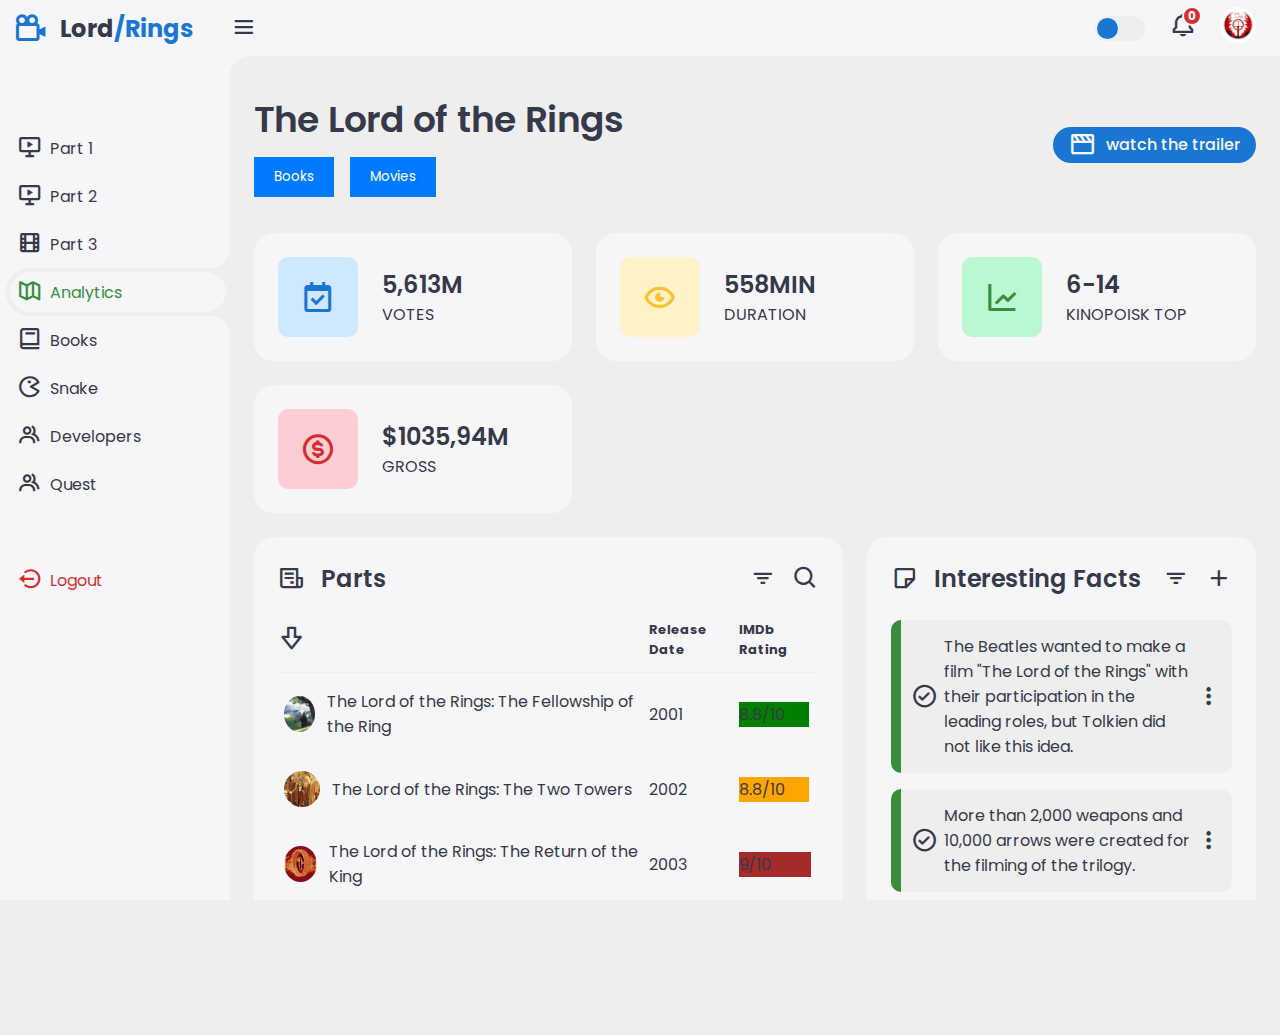
<file: index.html>
<!DOCTYPE html>
<html lang="en">

<head>
    <meta charset="UTF-8">
    <meta name="viewport" content="width=device-width, initial-scale=1.0">
    <link href="https://cdn.jsdelivr.net/npm/bootstrap@5.3.2/dist/css/bootstrap.min.css" rel="stylesheet" integrity="sha384-T3c6CoIi6uLrA9TneNEoa7RxnatzjcDSCmG1MXxSR1GAsXEV/Dwwykc2MPK8M2HN" crossorigin="anonymous">
    <link href='https://unpkg.com/boxicons@2.1.4/css/boxicons.min.css' rel='stylesheet'>
    <link rel="stylesheet" href="style.css">
    <title>The Lord of the Rings</title>
</head>

<body>

    <!-- Sidebar -->
    <div class="sidebar">
        <a href="#" class="logo">
            <i class='bx bx-camera-movie'></i>
            <div class="logo-name"><span>Lord</span>/Rings</div>
        </a>
        <ul class="side-menu">
            <li><a href="part1/The_Fellowship_of_the_Ring.html"><i class='bx bx-slideshow'></i>Part 1</a></li>
            <li><a href="part2/The_Two_Towers.html"><i class='bx bx-slideshow'></i>Part 2</a></li>
            <li><a href="part3/The_Return_of_the_King.html"><i class='bx bx-film'></i>Part 3</a></li>
            <li class="active"><a href="#"><i class='bx bx-map-alt'></i>Analytics</a></li>
            <li><a href="books/books.html"><i class='bx bx-book'></i>Books</a></li>
            <li><a href="snake/snake.html"><i class='bx bx-game'></i>Snake</a></li>
            <li><a href="developers/developers.html"><i class='bx bx-group'></i>Developers</a></li>
            <li><a href="quest/mainquest.html"><i class='bx bx-group'></i>Quest</a></li>
        </ul>
        <ul class="side-menu">
            <li>
                <a href="https://i.pinimg.com/originals/4f/22/87/4f228760e41f20cb2c55495ae492b37b.gif" class="logout">
                    <i class='bx bx-log-out-circle'></i>
                    Logout
                </a>
            </li>
        </ul>
    </div>
    <!-- End of Sidebar -->

    <!-- Main Content -->
    <div class="content">
        <!-- Navbar -->
        <nav>
            <i class="bx bx-menu"></i>
            <form action="#">
            </form>
            <input type="checkbox" id="theme-toggle" hidden>
            <label for="theme-toggle" class="theme-toggle"></label>
            <a href="https://www.nytimes.com/" class="notif">
                <i class="bx bx-bell"></i>
                <span class="count" id="notif">0</span>
            </a>
            <a href="#" class="profile">
                <img src="images/icon2.png" alt="">
            </a>

        </nav>

        <!-- End of Navbar -->

        <main>
            <div class="header">
                <div class="left">
                    <h1>The Lord of the Rings</h1>
                    <ul class="breadcrumb">
                        <button type="button" id="booksbut" class="btn btn-secondary" data-bs-toggle="tooltip" data-bs-html="true" title="<em>Tooltip</em> <u>with</u> <b>HTML</b>">
                            <a href="books/books.html">Books</a>
                        </button>
                        <button type="button" id="moviesbut" class="btn btn-secondary" data-bs-toggle="tooltip" data-bs-html="true" title="<em>Tooltip</em> <u>with</u> <b>HTML</b>">
                            <a href="#movies">Movies</a>
                        </button>

                    </ul>
                </div>
                <a href="https://www.kinopoisk.ru/film/328/video/type/1/?ysclid=lo3d0ymdnf730048783" class="report">
                    <i class='bx bx-movie' ></i>
                    <span>watch the trailer</span>
                </a>
            </div>

            <!-- Insights -->
            <ul class="insights">
                <li>
                    <i class='bx bx-calendar-check'></i>
                    <span class="info">
                        <h3>
                            5,613M
                        </h3>
                        <p>VOTES</p>
                    </span>
                </li>
                <li><i class='bx bx-show-alt'></i>
                    <span class="info">
                        <h3>
                            558MIN
                        </h3>
                        <p>DURATION</p>
                    </span>
                </li>
                <li><i class='bx bx-line-chart'></i>
                    <span class="info">
                        <h3>
                            6-14
                        </h3>
                        <p>KINOPOISK TOP</p>
                    </span>
                </li>
                <li><i class='bx bx-dollar-circle'></i>
                    <span class="info">
                        <h3>
                            $1035,94M
                        </h3>
                        <p>GROSS</p>
                    </span>
                </li>
            </ul>
            <!-- End of Insights -->

            <div class="bottom-data" id="movies">
                <div class="orders">
                    <div class="header">
                        <i class='bx bx-receipt'></i>
                        <h3>Parts</h3>
                        <i class='bx bx-filter'></i>
                        <i class='bx bx-search'></i>
                    </div>
                    <table>
                        <thead>
                            <tr>
                                <th><i class='bx bx-downvote' ></i></th>
                                <th>Release Date</th>
                                <th>IMDb Rating</th>
                            </tr>
                        </thead>
                        <tbody>
                            <tr>
                                <td>
                                    <img src="images/1.jpg" alt="">
                                    <p>The Lord of the Rings: The Fellowship of the Ring</p>
                                </td>
                                <td>2001</td>
                                <td><div class="progress">
                                    <div class="progress-bar" role="progressbar" style="width: 88%; background-color: green;" aria-valuenow="25" aria-valuemin="0" aria-valuemax="100">8.8/10</div>
                                </div></td>
                            </tr>
                            <tr>
                                <td>
                                    <img src="images/2.jpg" alt="">
                                    <p>The Lord of the Rings: The Two Towers</p>
                                </td>
                                <td>2002</td>
                                <td><div class="progress">
                                    <div class="progress-bar" role="progressbar" style="width: 88%; background-color: orange;" aria-valuenow="25" aria-valuemin="0" aria-valuemax="100">8.8/10</div>
                                </div></td>
                            </tr>
                            <tr>
                                <td>
                                    <img src="images/3.jpg" alt="">
                                    <p>The Lord of the Rings: The Return of the King</p>
                                </td>
                                <td>2003</td>
                                <td><div class="progress">
                                    <div class="progress-bar" role="progressbar" style="width: 90%; background-color: brown;" aria-valuenow="25" aria-valuemin="0" aria-valuemax="100">9/10</div>
                                </div></td>
                            </tr>
                        </tbody>
                    </table>
                </div>


                <!-- Reminders -->
                <div class="reminders">
                    <div class="header">
                        <i class='bx bx-note'></i>
                        <h3>Interesting Facts</h3>
                        <i class='bx bx-filter'></i>
                        <i class='bx bx-plus'></i>
                    </div>
                    <ul class="task-list">
                        <li class="completed">
                            <div class="task-title">
                                <i class='bx bx-check-circle'></i>
                                <p>The Beatles wanted to make a film "The Lord of the Rings" with their participation in the leading roles, but Tolkien did not like this idea.</p>
                            </div>
                            <i class='bx bx-dots-vertical-rounded'></i>
                        </li>
                        <li class="completed">
                            <div class="task-title">
                                <i class='bx bx-check-circle'></i>
                                <p>More than 2,000 weapons and 10,000 arrows were created for the filming of the trilogy.</p>
                            </div>
                            <i class='bx bx-dots-vertical-rounded'></i>
                        </li>
                        <li class="completed">
                            <div class="task-title">
                                <i class='bx bx-check-circle'></i>
                                <p>Christopher Lee (Saruman) first met J. R. R. Tolkien in an Oxford bar where both were drinking.</p>
                            </div>
                            <i class='bx bx-dots-vertical-rounded'></i>
                        </li>
                    </ul>
                </div>



                <!-- End of Reminders-->

            </div>



        </main>

    </div>

    <script src="index.js"></script>
    <script src="https://cdn.jsdelivr.net/npm/@popperjs/core@2.11.8/dist/umd/popper.min.js" integrity="sha384-I7E8VVD/ismYTF4hNIPjVp/Zjvgyol6VFvRkX/vR+Vc4jQkC+hVqc2pM8ODewa9r" crossorigin="anonymous"></script>
    <script src="https://cdn.jsdelivr.net/npm/bootstrap@5.3.2/dist/js/bootstrap.min.js" integrity="sha384-BBtl+eGJRgqQAUMxJ7pMwbEyER4l1g+O15P+16Ep7Q9Q+zqX6gSbd85u4mG4QzX+" crossorigin="anonymous"></script>
    <script src="https://code.jquery.com/jquery-3.6.0.min.js"></script>

</body>

</html>
</file>
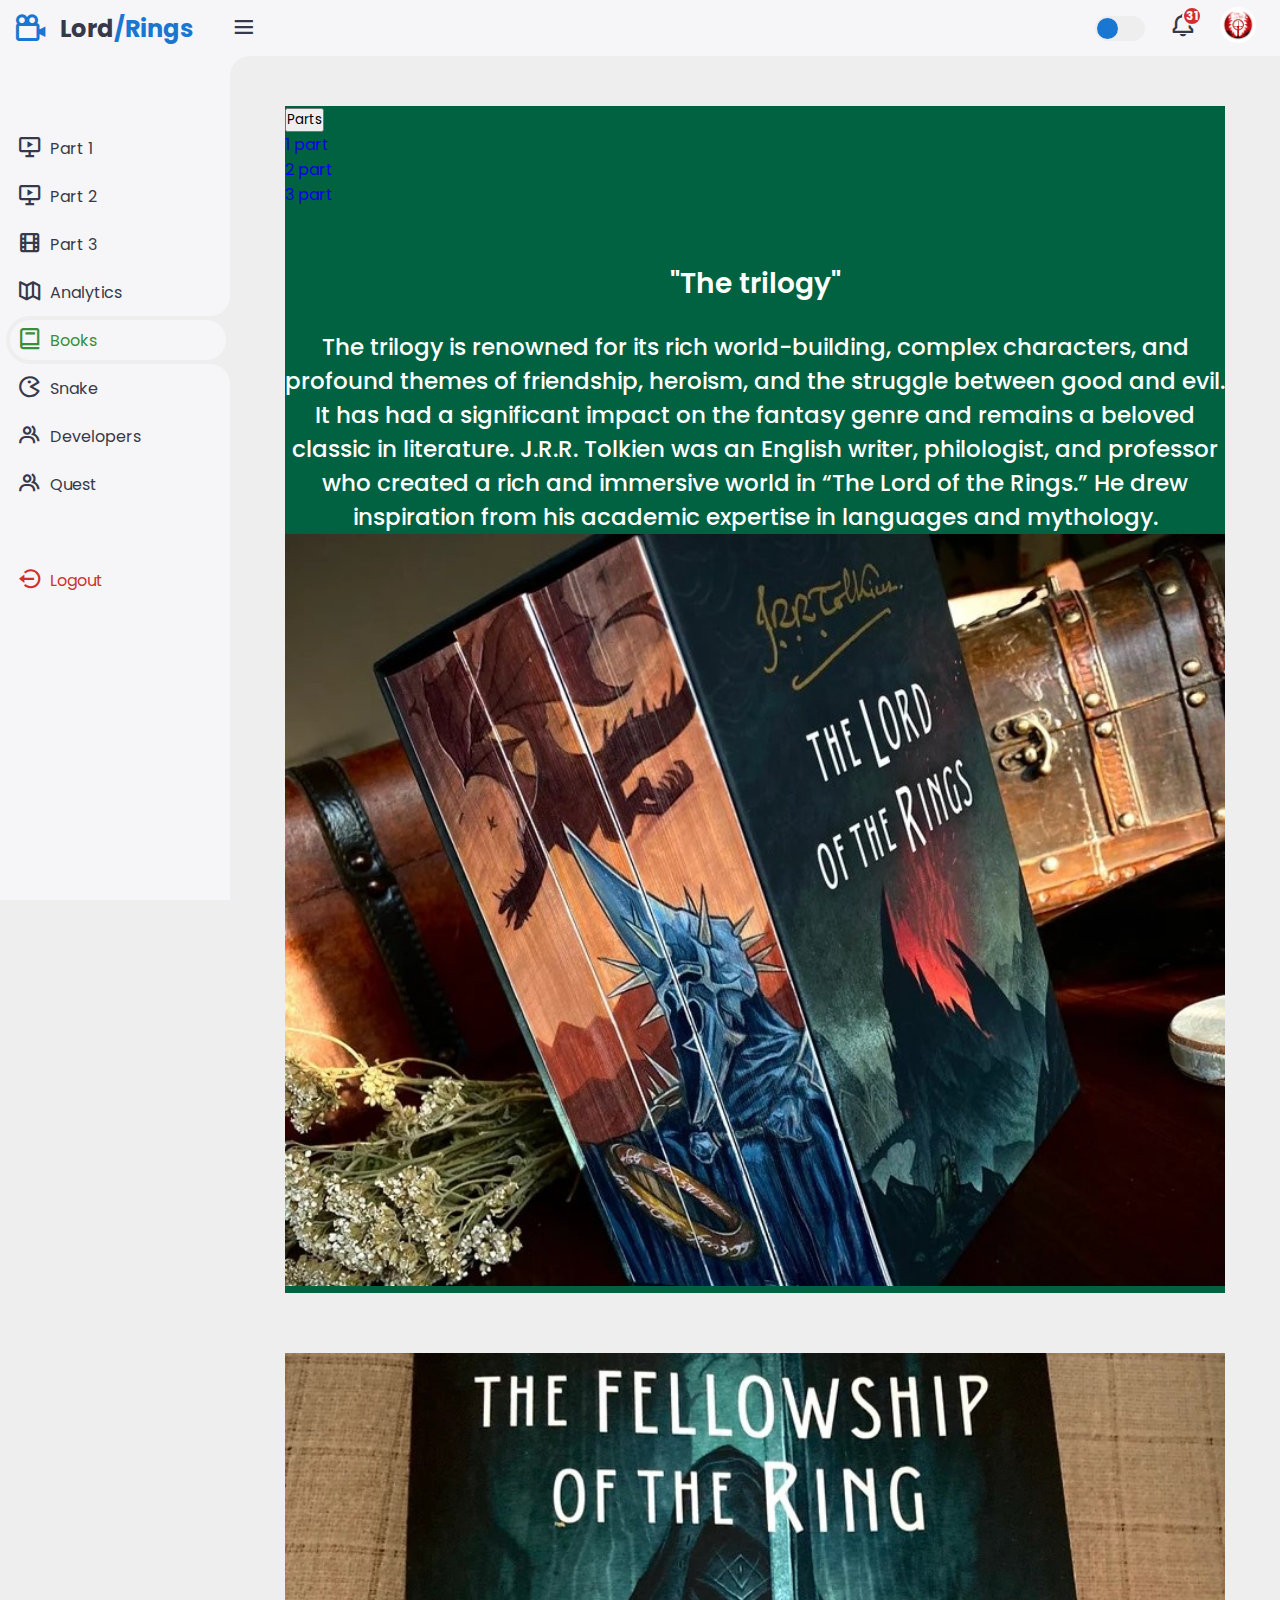
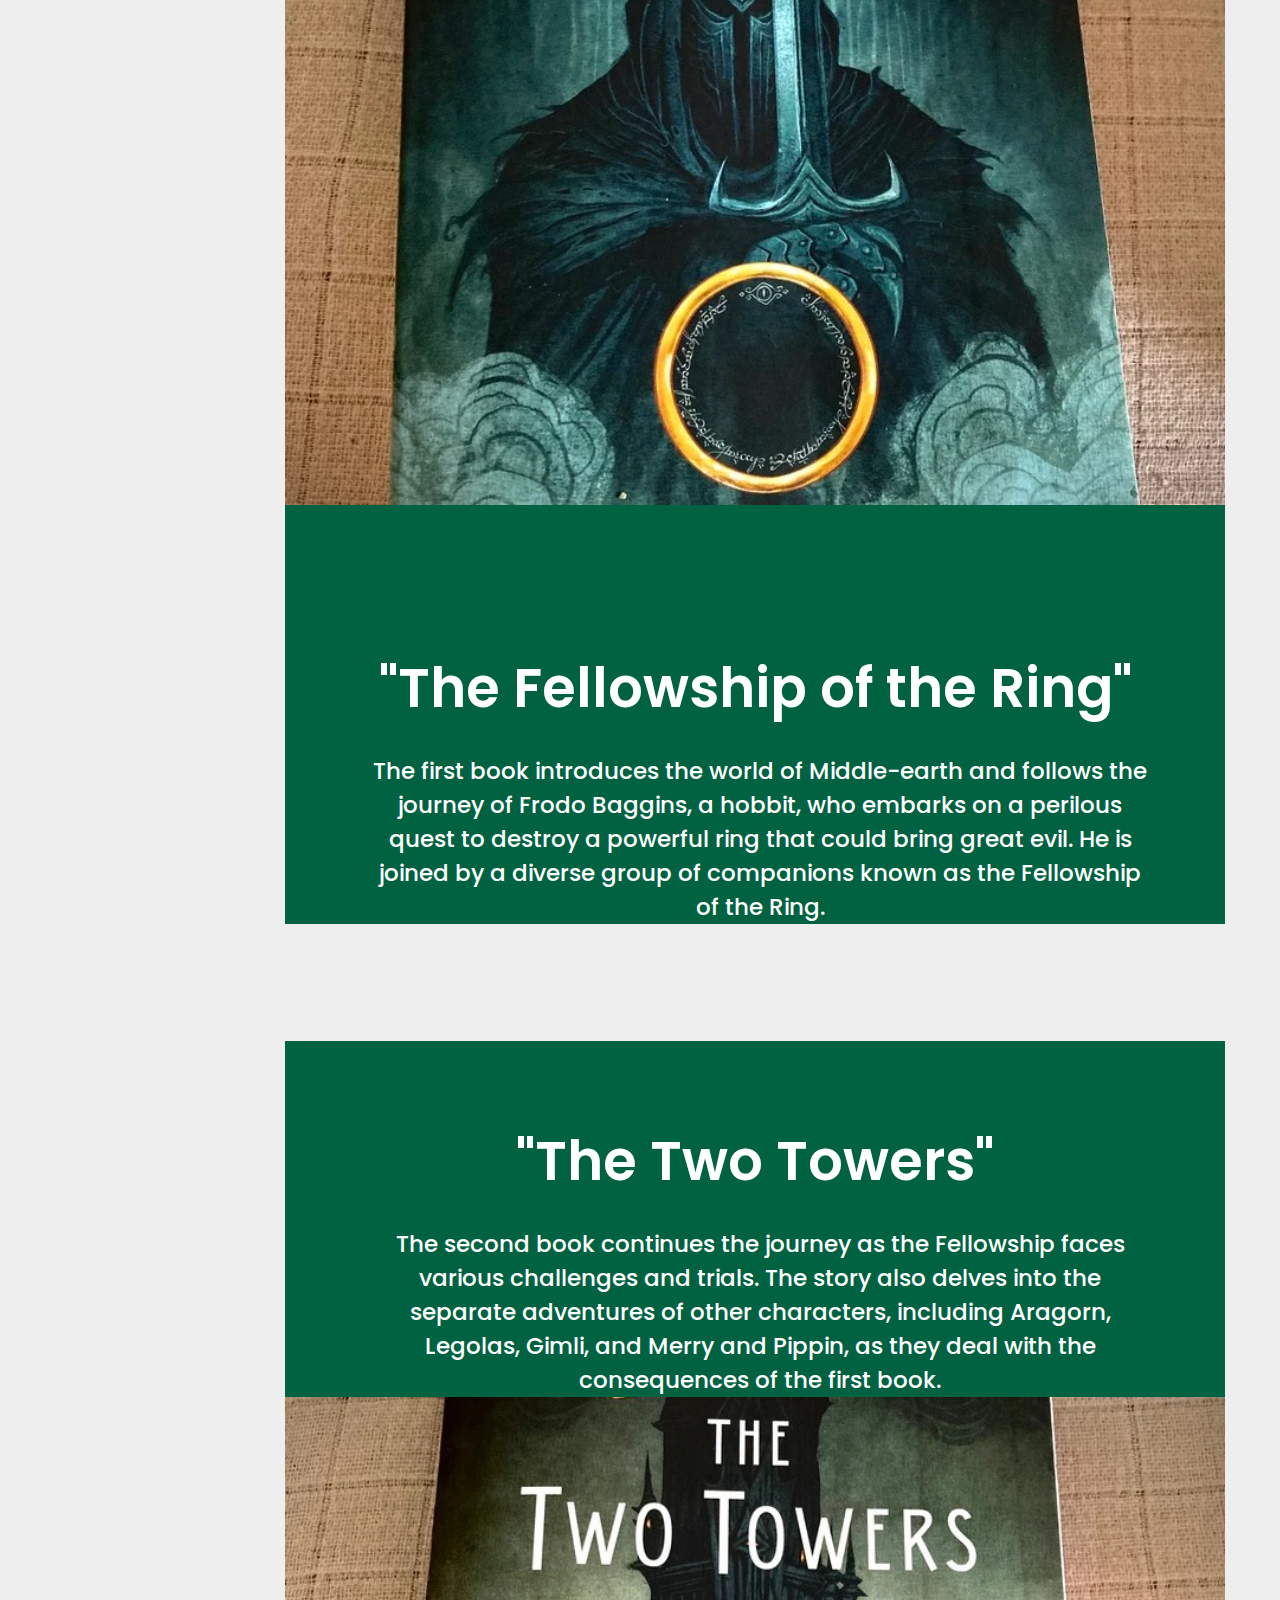
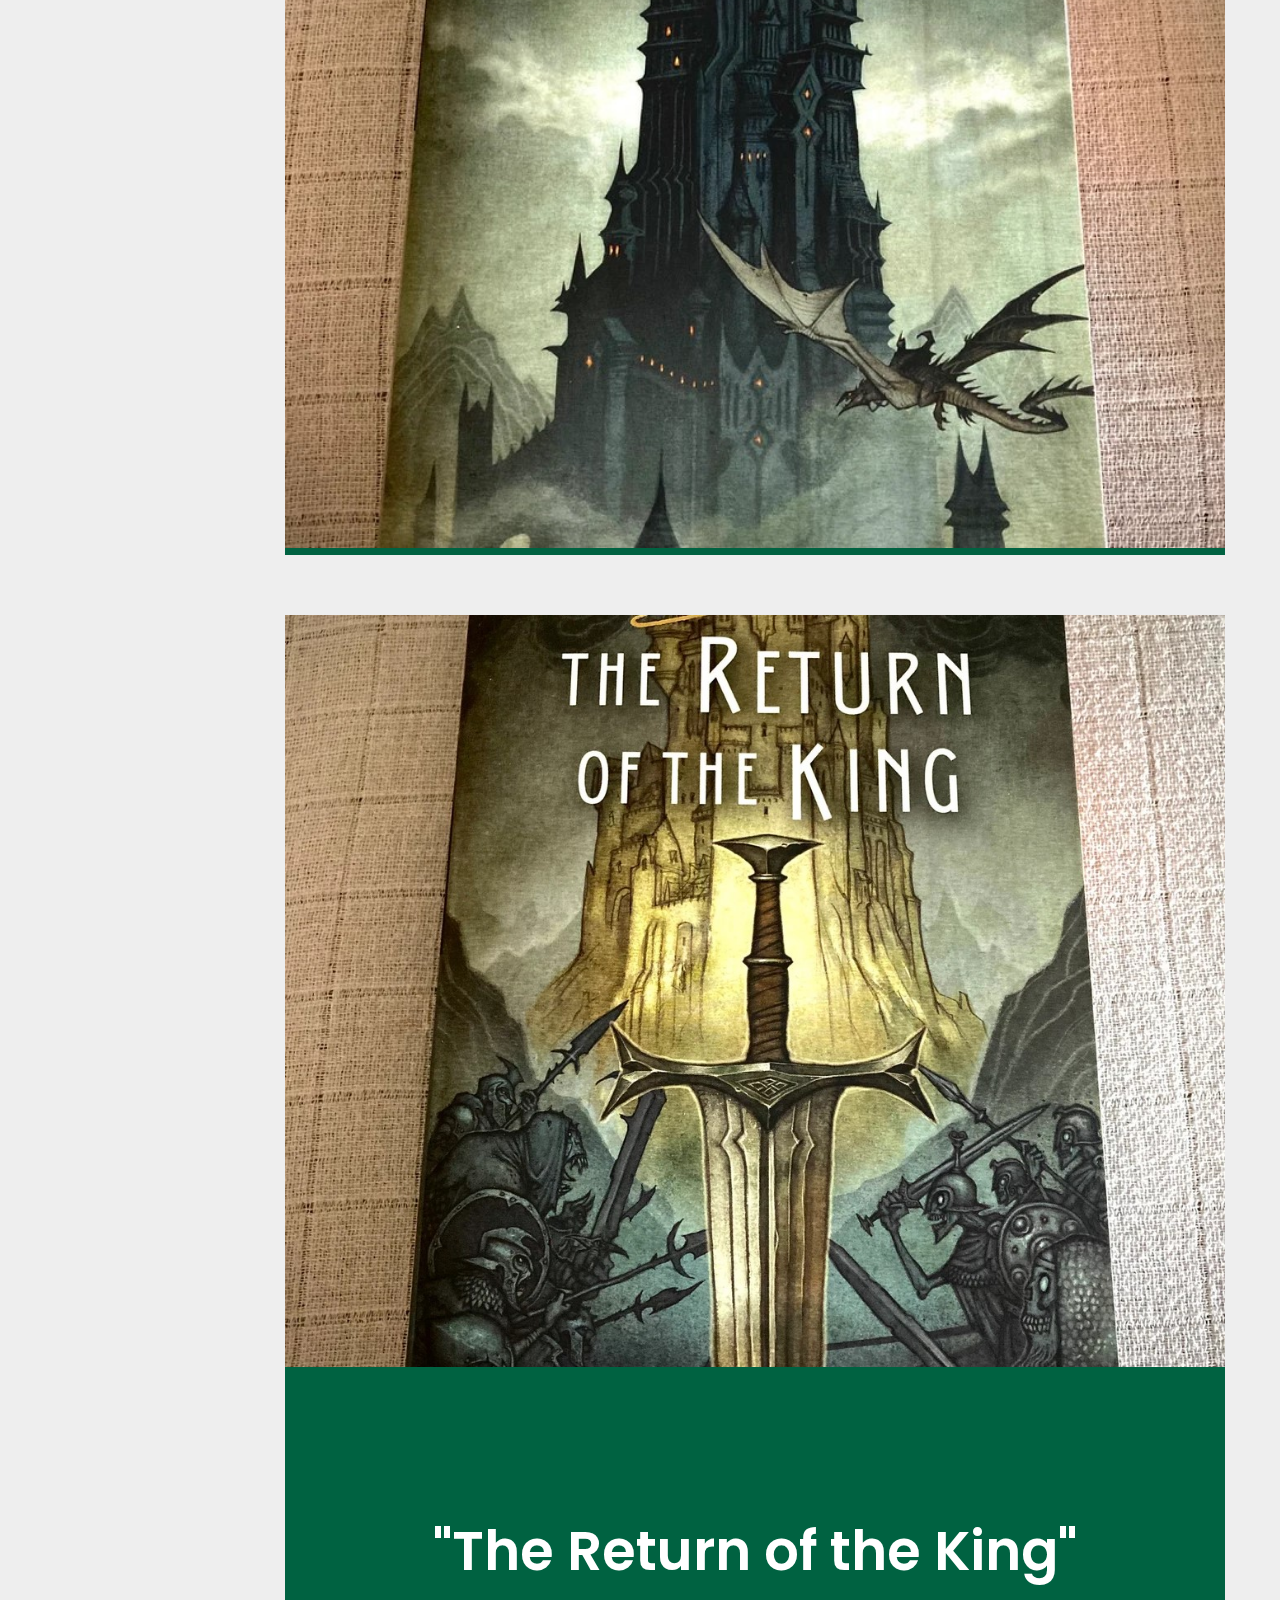
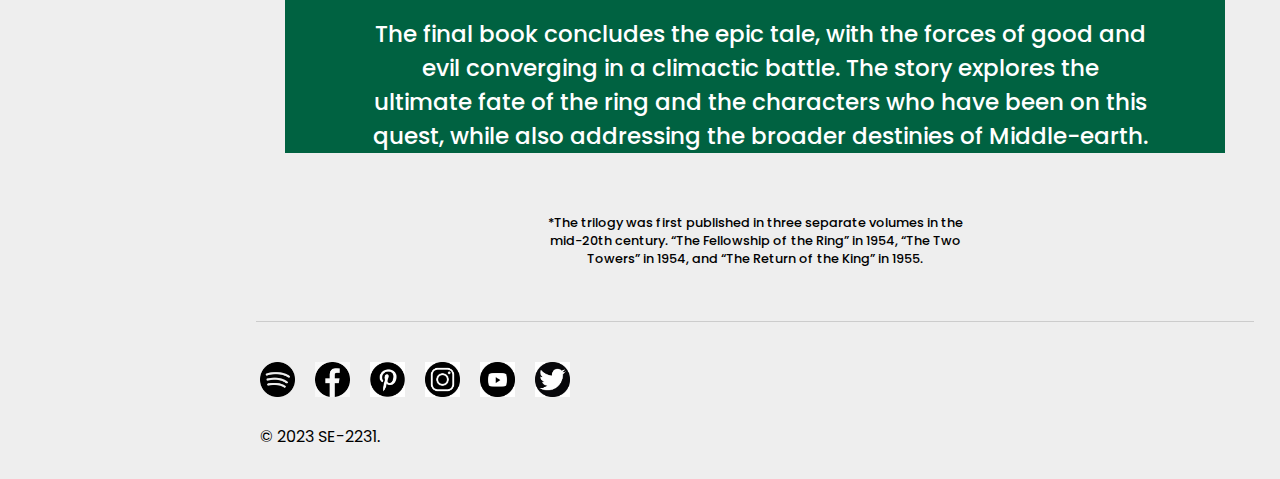
<file: books/books.html>
<!DOCTYPE html>
<html lang="en">

<head>
    <meta charset="UTF-8">
    <meta name="viewport" content="width=device-width, initial-scale=1.0">
    <link href="https://cdn.jsdelivr.net/npm/bootstrap@5.3.2/dist/css/bootstrap.min.css" rel="stylesheet"
          integrity="sha384-T3c6CoIi6uLrA9TneNEoa7RxnatzjcDSCmG1MXxSR1GAsXEV/Dwwykc2MPK8M2HN" crossorigin="anonymous">
    <link href='https://unpkg.com/boxicons@2.1.4/css/boxicons.min.css' rel='stylesheet'>
    <link rel="stylesheet" href="books.css">
    <title>The Lord of the Rings</title>
</head>

<body>

<div class="overlay"></div>

<!-- Sidebar -->
<div class="sidebar">
    <a href="#" class="logo">
        <i class='bx bx-camera-movie'></i>
        <div class="logo-name"><span>Lord</span>/Rings</div>
    </a>
    <ul class="side-menu">
        <li><a href="../part1/The_Fellowship_of_the_Ring.html"><i class='bx bx-slideshow'></i>Part 1</a></li>
        <li><a href="../part2/The_Two_Towers.html"><i class='bx bx-slideshow'></i>Part 2</a></li>
        <li><a href="../part3/The_Return_of_the_King.html"><i class='bx bx-film'></i>Part 3</a></li>
        <li><a href="../index.html"><i class='bx bx-map-alt'></i>Analytics</a></li>
        <li class="active"><a href="#"><i class='bx bx-book'></i>Books</a></li>
        <li><a href="../snake/snake.html"><i class='bx bx-game'></i>Snake</a></li>
        <li><a href="../developers/developers.html"><i class='bx bx-group'></i>Developers</a></li>

        <li><a href="quest/mainquest.html"><i class='bx bx-group'></i>Quest</a></li>
    </ul>
    <ul class="side-menu">
        <li>
            <a href="https://i.pinimg.com/originals/4f/22/87/4f228760e41f20cb2c55495ae492b37b.gif" class="logout">
                <i class='bx bx-log-out-circle'></i>
                Logout
            </a>
        </li>
    </ul>
</div>
<!-- End of Sidebar -->

<!-- Main Content -->
<div class="content">
    <!-- Navbar -->
    <nav>
        <i class='bx bx-menu'></i>
        <form action="#">

        </form>
        <input type="checkbox" id="theme-toggle" hidden>
        <label for="theme-toggle" class="theme-toggle"></label>
        <a href="https://www.nytimes.com/" class="notif">
            <i class='bx bx-bell'></i>
            <span class="count">31</span>
        </a>
        <a href="#" class="profile">
            <img src="../images/icon2.png" alt="">
        </a>
    </nav>

    <!-- End of Navbar -->

    <main>





        <div class="container-fluid ct2">
            <div class="row" style="background-color: #006241;">

                <div class="dropdown" >
                    <button class="btn btn-secondary dropdown-toggle" type="button" id="dropdownMenuButton1" data-bs-toggle="dropdown" aria-expanded="false">
                        Parts
                    </button>
                    <ul class="dropdown-menu" aria-labelledby="dropdownMenuButton1">
                        <li><a class="dropdown-item" href="#part1">1 part</a></li>
                        <li><a class="dropdown-item" href="#part2">2 part</a></li>
                        <li><a class="dropdown-item" href="#part3">3 part</a></li>
                    </ul>
                </div>


                <div class="col-lg-6 prd-right">
                    <div class="prd-body">
                        <h2 class="heading" style="color: #ffff;">"The trilogy"</h2>
                        <p class="main-txt" style="color: #ffff;">The trilogy is renowned for its rich world-building,
                            complex characters, and profound themes of friendship,
                            heroism, and the struggle between good and evil. It has had a significant impact on the
                            fantasy genre and remains a beloved classic in literature.
                            J.R.R. Tolkien was an English writer, philologist, and professor who created a rich and
                            immersive world in “The Lord of the Rings.” He drew inspiration from his academic expertise
                            in languages and mythology.
                        </p>
                    </div>
                </div>


                <div class="col-lg-6" style=" padding-left: 0; padding-right:0;   ">
                    <img class="product-left-img block" alt="Books.”" src="Images/book.jpg">
                </div>

            </div>
        </div>

        <div class="container-fluid ct2" id="part1">
            <div class="row " style="background-color: #006241;">
                <div class="col-lg-6" style=" padding-left: 0; padding-right:0;   ">
                    <img class="product-left-img block" alt="1st part." src="Images/1.jpg">
                </div>

                <div class="col-lg-6 prd-right">
                    <div class="prd-body box">
                        <h2 class="heading heading1" style="color: #ffff;">"The Fellowship of the Ring"</h2>
                        <p class="main-txt main1" style="color: #ffff;"> The first book introduces the world of
                            Middle-earth and follows the journey of Frodo Baggins, a hobbit, who embarks on a perilous
                            quest to destroy a powerful ring that could bring great evil. He is joined by a diverse
                            group of companions known as the Fellowship of the Ring.</p>
                    </div>

                </div>
            </div>
        </div>

        <div class="container-fluid ct2" id="part2">
            <div class="row" style="background-color: #006241;">


                <div class="col-lg-6 prd-right">
                    <div class="prd-body box">
                        <h2 class="heading heading1" style="color: #ffff;">"The Two Towers" </h2>
                        <p class="main-txt main1" style="color: #ffff;">The second book continues the journey as the
                            Fellowship faces various challenges and trials. The story also delves into the separate
                            adventures of other characters, including Aragorn, Legolas, Gimli, and Merry and Pippin, as
                            they deal with the consequences of the first book.</p>
                    </div>

                </div>

                <div class="col-lg-6" style=" padding-left: 0; padding-right:0;   ">
                    <img class="product-left-img block" alt="2nd part" src="Images/2.jpg">
                </div>
            </div>
        </div>

        <div class="container-fluid ct2" id="part3">
            <div class="row" style="background-color: #006241;">
                <div class="col-lg-6" style=" padding-left: 0; padding-right:0;   ">
                    <img class="product-left-img block" alt="3rd part" src="Images/3.jpg">
                </div>

                <div class="col-lg-6 prd-right">
                    <div class="prd-body box">
                        <h2 class="heading heading1" style="color: #ffff;">"The Return of the King" </h2>
                        <p class="main-txt main1" style="color: #ffff;"> The final book concludes the epic tale, with
                            the forces of good and evil converging in a climactic battle. The story explores the
                            ultimate fate of the ring and the characters who have been on this quest, while also
                            addressing the broader destinies of Middle-earth.</p>
                    </div>

                </div>
            </div>
        </div>

        <div class="info">

            <div class=" info1">
                <p>*The trilogy was first published in three separate volumes in the mid-20th century. “The Fellowship
                    of the Ring” in 1954, “The Two Towers” in 1954, and “The Return of the King” in 1955.

                </p>
            </div>


        </div>




        <div class="divider"></div>

        <footer class="footer">
            <div class="footer-container">
                <div class="social">
                    <a href="https://spotify.com">
                        <img src="./Images/spotify2.png" alt=""/>
                    </a>
                    <a href="https://facebook.com">
                        <img src="./Images/facebook.png" alt=""/>
                    </a>
                    <a href="https://pinterest.com">
                        <img src="./Images/pinterest.png" alt=""/>
                    </a>
                    <a href="https://instagram.com">
                        <img src="./Images/ig2.png" alt=""/>
                    </a>
                    <a href="https://youtube.com">
                        <img src="./Images/yt6.png" alt=""/>
                    </a>
                    <a href="https://twitter.com">
                        <img src="./Images/twt2.png" alt=""/>
                    </a>
                </div>
                <p>© 2023 SE-2231.</p>
            </div>
        </footer>
    </main>

</div>

<script src="books.js"></script>
<script src="https://cdn.jsdelivr.net/npm/@popperjs/core@2.11.8/dist/umd/popper.min.js" integrity="sha384-I7E8VVD/ismYTF4hNIPjVp/Zjvgyol6VFvRkX/vR+Vc4jQkC+hVqc2pM8ODewa9r" crossorigin="anonymous"></script>
<script src="https://cdn.jsdelivr.net/npm/bootstrap@5.3.2/dist/js/bootstrap.min.js" integrity="sha384-BBtl+eGJRgqQAUMxJ7pMwbEyER4l1g+O15P+16Ep7Q9Q+zqX6gSbd85u4mG4QzX+" crossorigin="anonymous"></script>

</body>

</html>
</file>
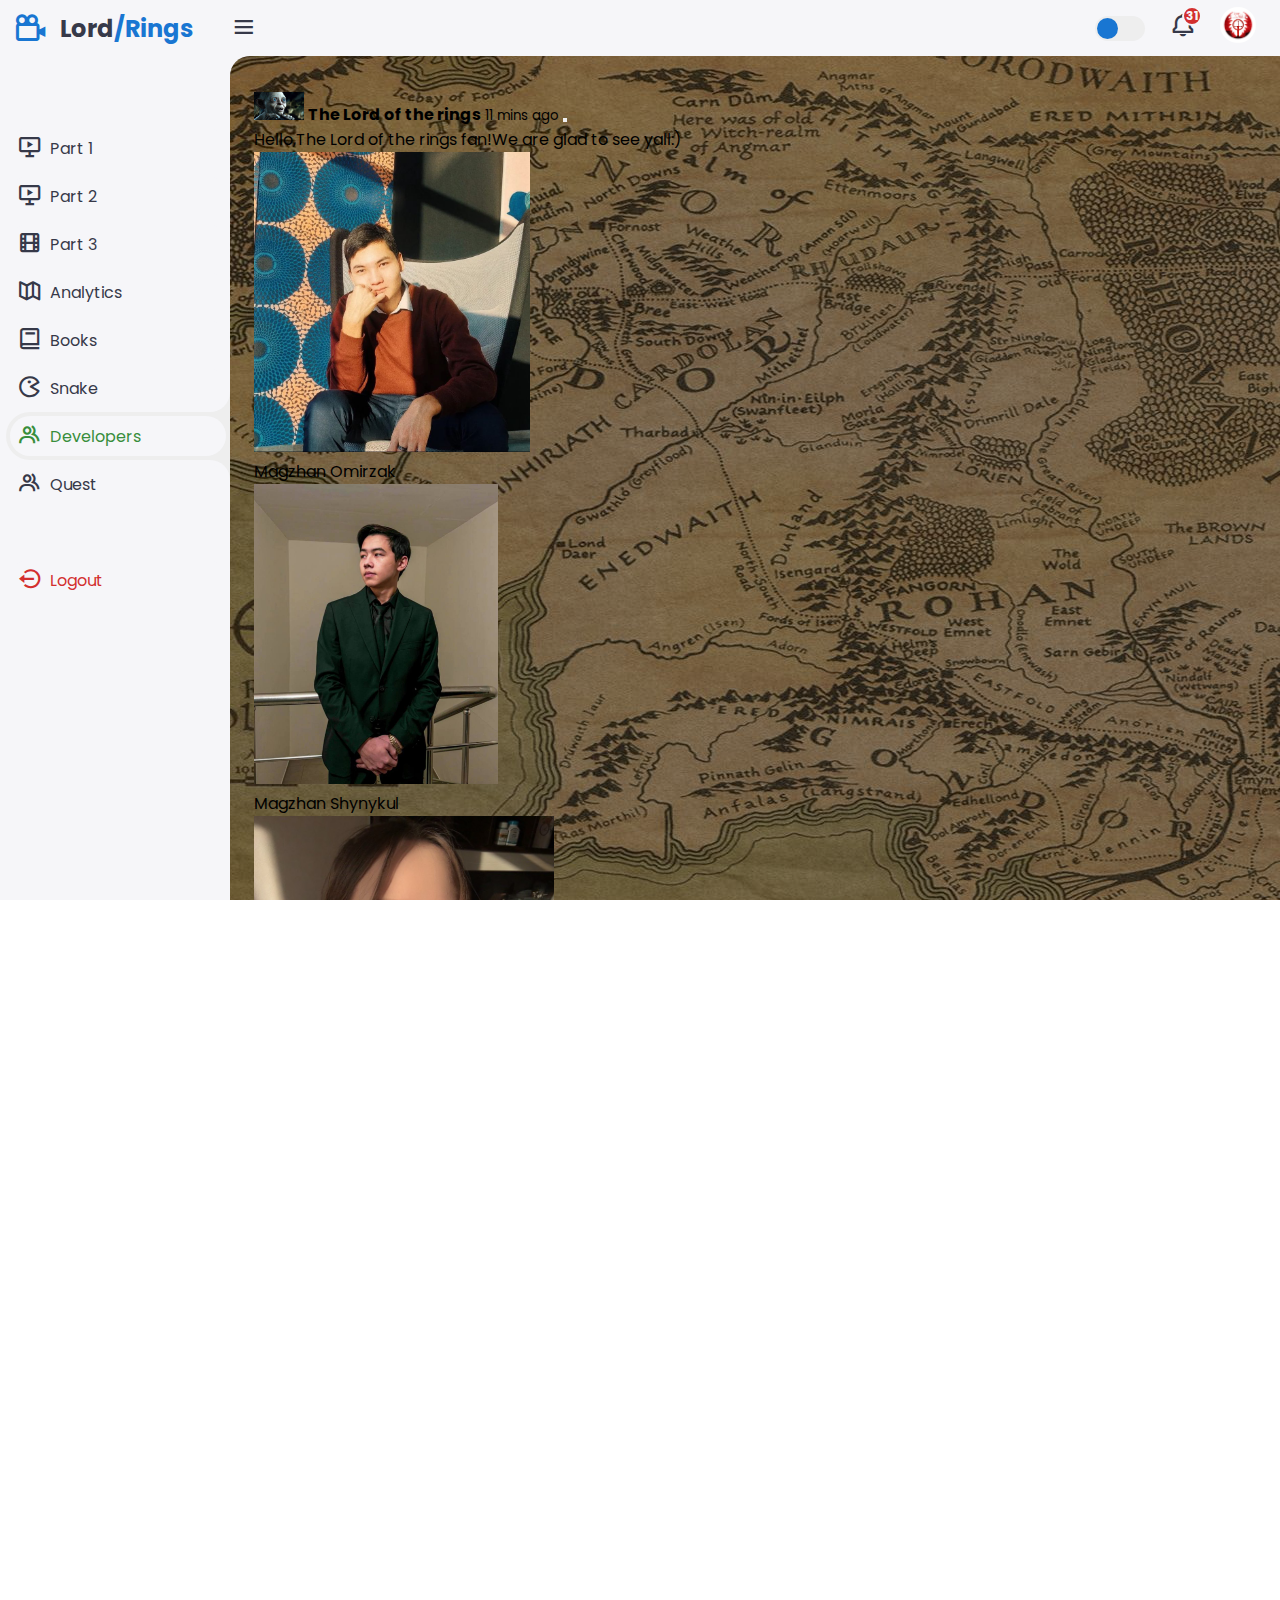
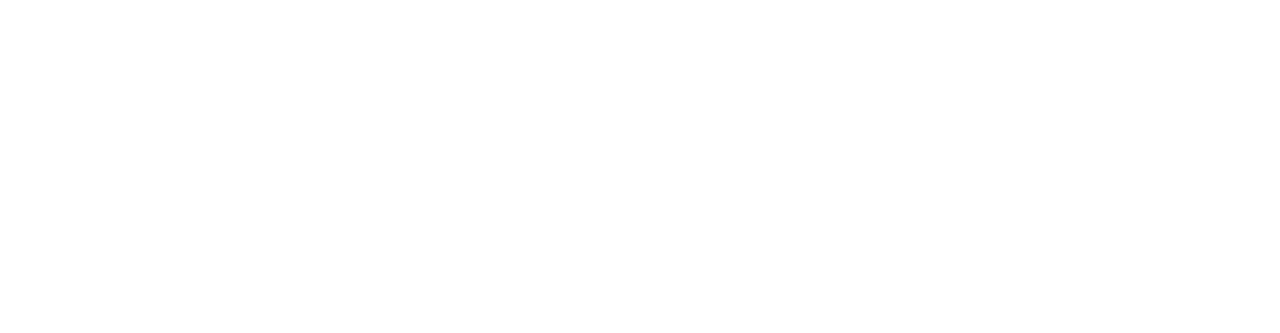
<file: developers/developers.html>
<!DOCTYPE html>
<html lang="en">

<head>
    <meta charset="UTF-8">
    <meta name="viewport" content="width=device-width, initial-scale=1.0">
    <link href="https://cdn.jsdelivr.net/npm/bootstrap@5.3.2/dist/css/bootstrap.min.css" rel="stylesheet"
          integrity="sha384-T3c6CoIi6uLrA9TneNEoa7RxnatzjcDSCmG1MXxSR1GAsXEV/Dwwykc2MPK8M2HN" crossorigin="anonymous">
    <link href='https://unpkg.com/boxicons@2.1.4/css/boxicons.min.css' rel='stylesheet'>
    <link rel="stylesheet" href="developers.css">
    <title>The Lord of the Rings</title>
</head>

<body>

<div class="overlay"></div>

<!-- Sidebar -->
<div class="sidebar">
    <a href="#" class="logo">
        <i class='bx bx-camera-movie'></i>
        <div class="logo-name"><span>Lord</span>/Rings</div>
    </a>
    <ul class="side-menu">
        <li><a href="../part1/The_Fellowship_of_the_Ring.html"><i class='bx bx-slideshow'></i>Part 1</a></li>
        <li><a href="../part2/The_Two_Towers.html"><i class='bx bx-slideshow'></i>Part 2</a></li>
        <li><a href="../part3/The_Return_of_the_King.html"><i class='bx bx-film'></i>Part 3</a></li>
        <li><a href="../index.html"><i class='bx bx-map-alt'></i>Analytics</a></li>
        <li><a href="../books/books.html"><i class='bx bx-book'></i>Books</a></li>
        <li><a href="../snake/snake.html"><i class='bx bx-game'></i>Snake</a></li>
        <li class="active"><a href="#"><i class='bx bx-group'></i>Developers</a></li>

        <li><a href="quest/mainquest.html"><i class='bx bx-group'></i>Quest</a></li>
    </ul>
    <ul class="side-menu">
        <li>
            <a href="https://i.pinimg.com/originals/4f/22/87/4f228760e41f20cb2c55495ae492b37b.gif" class="logout">
                <i class='bx bx-log-out-circle'></i>
                Logout
            </a>
        </li>
    </ul>
</div>
<!-- End of Sidebar -->

<!-- Main Content -->
<div class="content">
    <!-- Navbar -->
    <nav>
        <i class='bx bx-menu'></i>
        <form action="#">

        </form>
        <input type="checkbox" id="theme-toggle" hidden>
        <label for="theme-toggle" class="theme-toggle"></label>
        <a href="https://www.nytimes.com/" class="notif">
            <i class='bx bx-bell'></i>
            <span class="count">31</span>
        </a>
        <a href="#" class="profile">
            <img src="../images/icon2.png" alt="">
        </a>
    </nav>

    <!-- End of Navbar -->

    <main>
        <div class="toast" role="alert" aria-live="assertive" aria-atomic="true">
            <div class="toast-header">
                <img src="img/toast.jpg" class="rounded me-2 smaller-image" alt="">
                <strong class="me-auto">The Lord of the rings</strong>
                <small>11 mins ago</small>
                <button type="button" class="btn-close" data-bs-dismiss="toast" aria-label="Close"></button>
            </div>
            <div class="toast-body">
                Hello,The Lord of the rings fan!We are glad to see yall:)
            </div>
        </div>
        <script>
            document.addEventListener('DOMContentLoaded', function () {
                var myToast = new bootstrap.Toast(document.querySelector('.toast'));
                myToast.show();
            });
        </script>


        <div class="container mx-auto" style="min-height: 100vh;">
            <div class="card mx-auto mt-4" style="width: 18rem;">
                <img src="img/bigmaga.jpg" class="card-img-top" style="height: 300px;">
                <div class="card-body">
                    <p class="card-text"> Magzhan Omirzak </p>
                </div>
            </div>

            <!-- Additional Cards -->
                <div class="row">
                    <div class="col-md-3">
                        <div class="card mt-4" style="width: 18rem;">
                            <img src="img/lilmag.jpg" class="card-img-top" style="height: 300px;">
                            <div class="card-body">
                                <p class="card-text">Magzhan Shynykul</p>
                            </div>
                        </div>
                    </div>
                    <div class="col-md-3">
                        <div class="card mt-4" style="width: 18rem;">
                            <img src="img/phati.jpg" class="card-img-top" style="height: 300px;">
                            <div class="card-body">
                                <p class="card-text">Fatima Mustafa</p>
                            </div>
                        </div>
                    </div>
                    <div class="col-md-3">
                        <div class="card mt-4" style="width: 18rem;">
                            <img src="img/dila.jpg" class="card-img-top" style="height: 300px;">
                            <div class="card-body">
                                <p class="card-text">Dilnaz Zhumagaliyeva</p>
                            </div>
                        </div>
                    </div>
                    <div class="col-md-3">
                        <div class="card mt-4" style="width: 18rem;">
                            <img src="img/sullaa.jpg" class="card-img-top" style="height: 300px;">
                            <div class="card-body">
                                <p class="card-text">Sultan Tokan</p>
                            </div>
                        </div>
                    </div>


                </div>
        </div>

        <div class="modal fade" id="movieModal" tabindex="-1" aria-labelledby="movieModalLabel" aria-hidden="true">
            <div class="modal-dialog">
                <div class="modal-content">
                    <div class="modal-header">
                        <h5 class="modal-title" id="movieModalLabel">Movie Title</h5>
                        <button type="button" class="btn-close" data-bs-dismiss="modal" aria-label="Close"></button>
                    </div>
                    <div class="modal-body" id="movieModalBody">
                        Movie Description Here
                    </div>
                    <div class="modal-footer">
                        <button type="button" class="btn btn-secondary" data-bs-dismiss="modal">Close</button>
                    </div>
                </div>
            </div>
        </div>

        <footer class="bg-dark text-white text-center py-3">
            <p>&copy; The best group </p>
        </footer>


    </main>

</div>

<script src="developers.js"></script>
<script src="https://cdn.jsdelivr.net/npm/bootstrap@5.3.2/dist/js/bootstrap.min.js"></script>

</body>

</html>
</file>
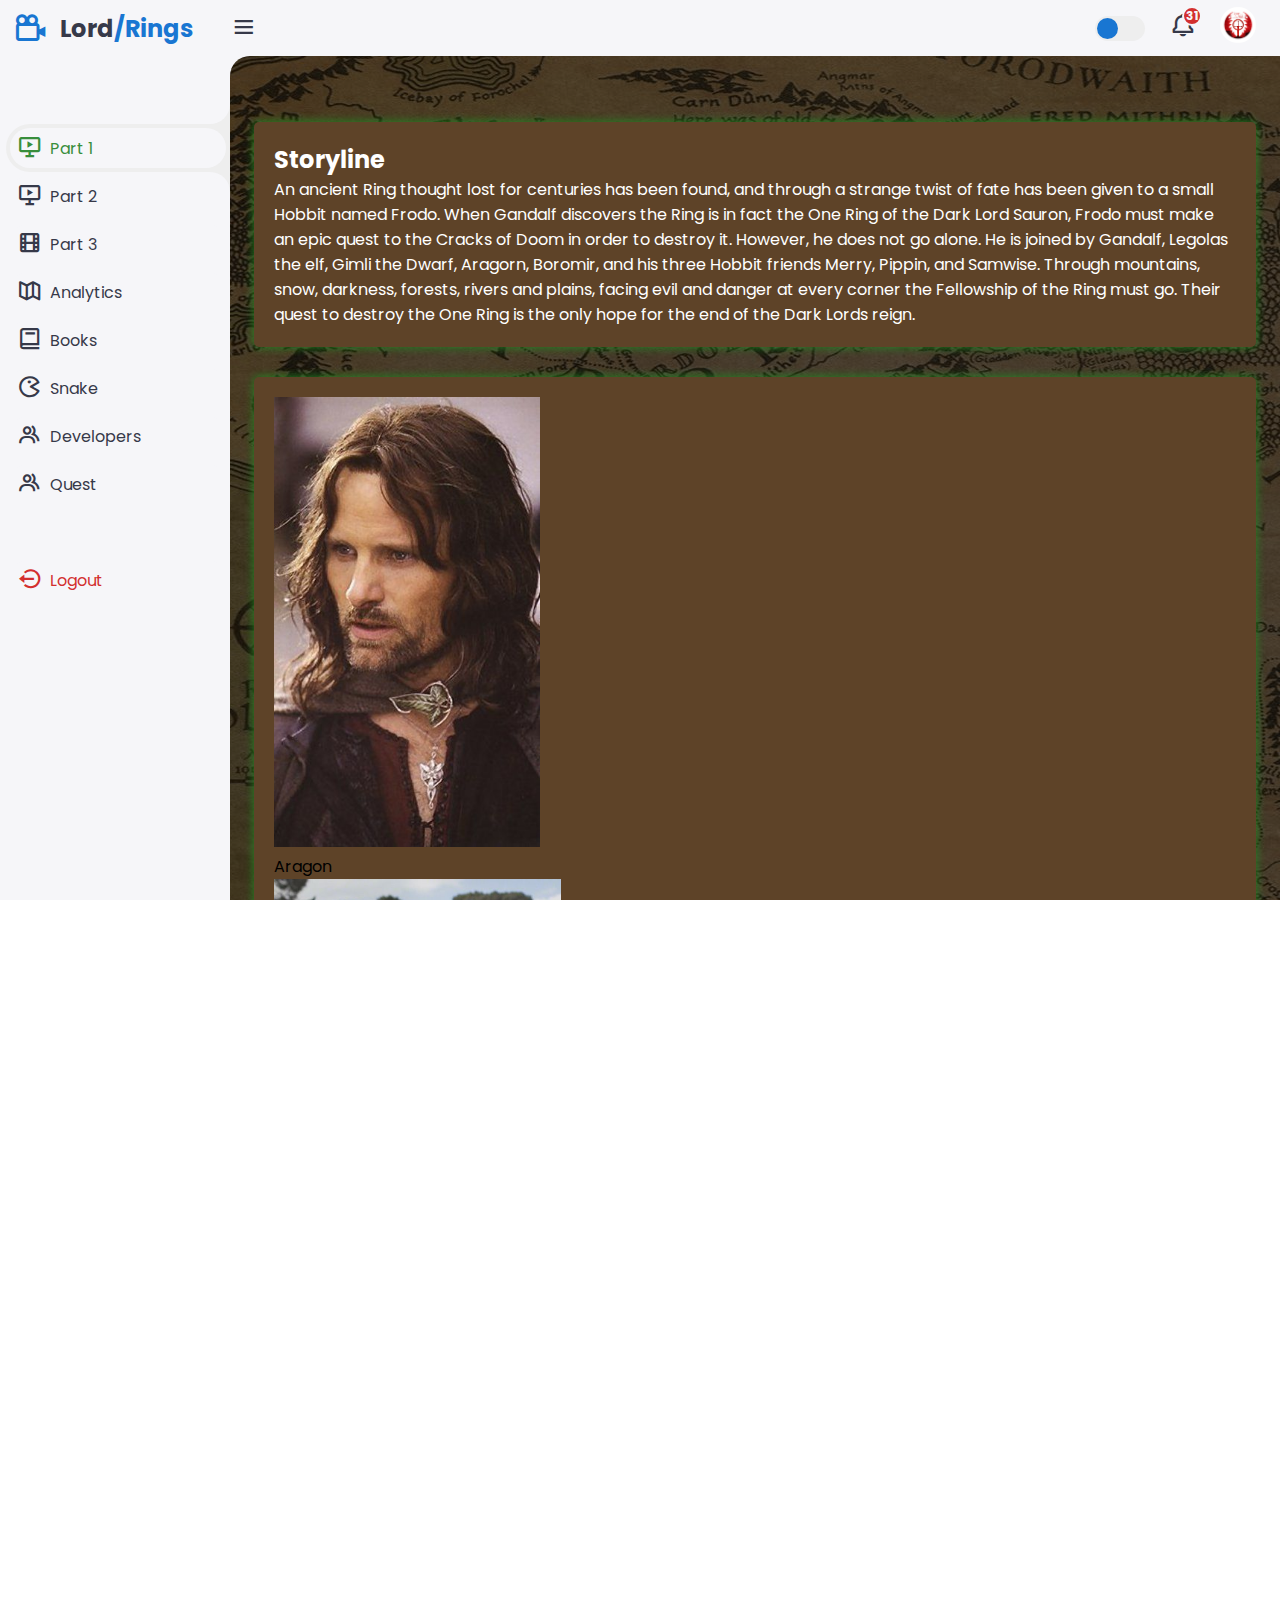
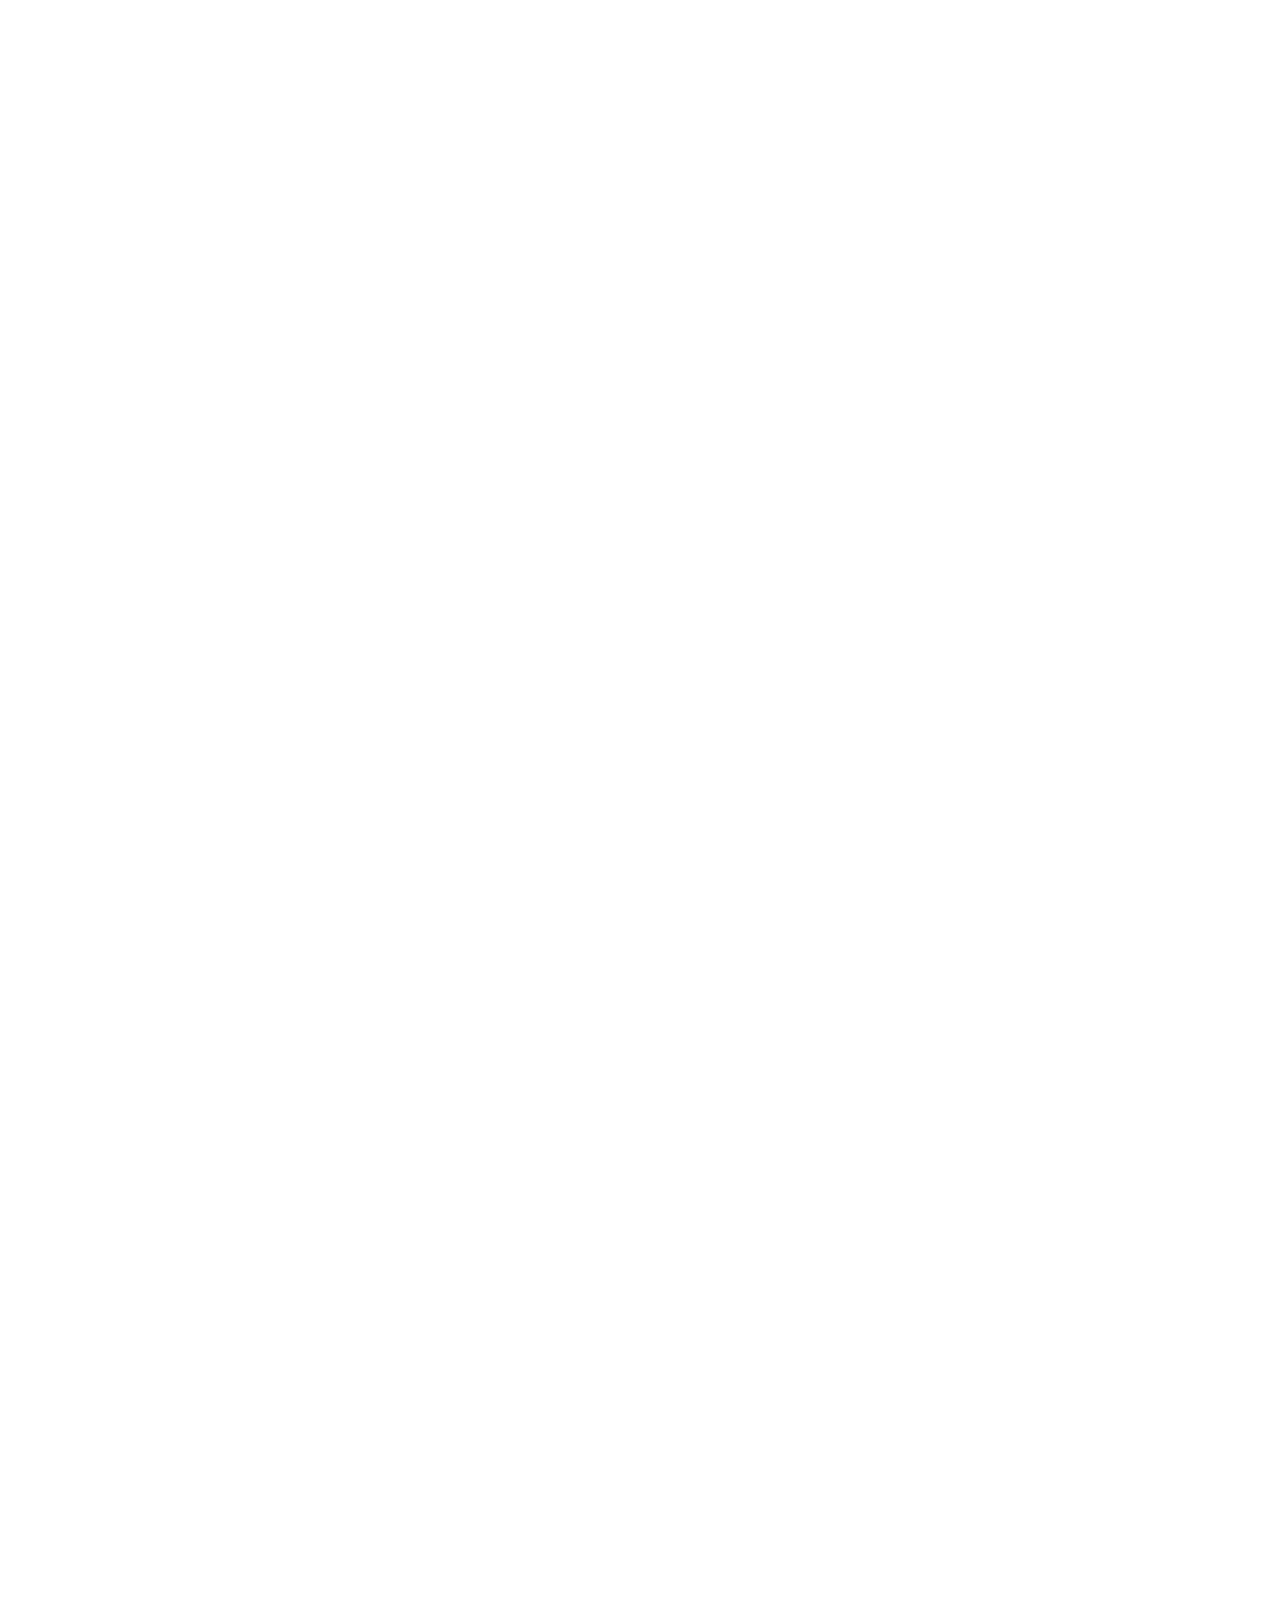
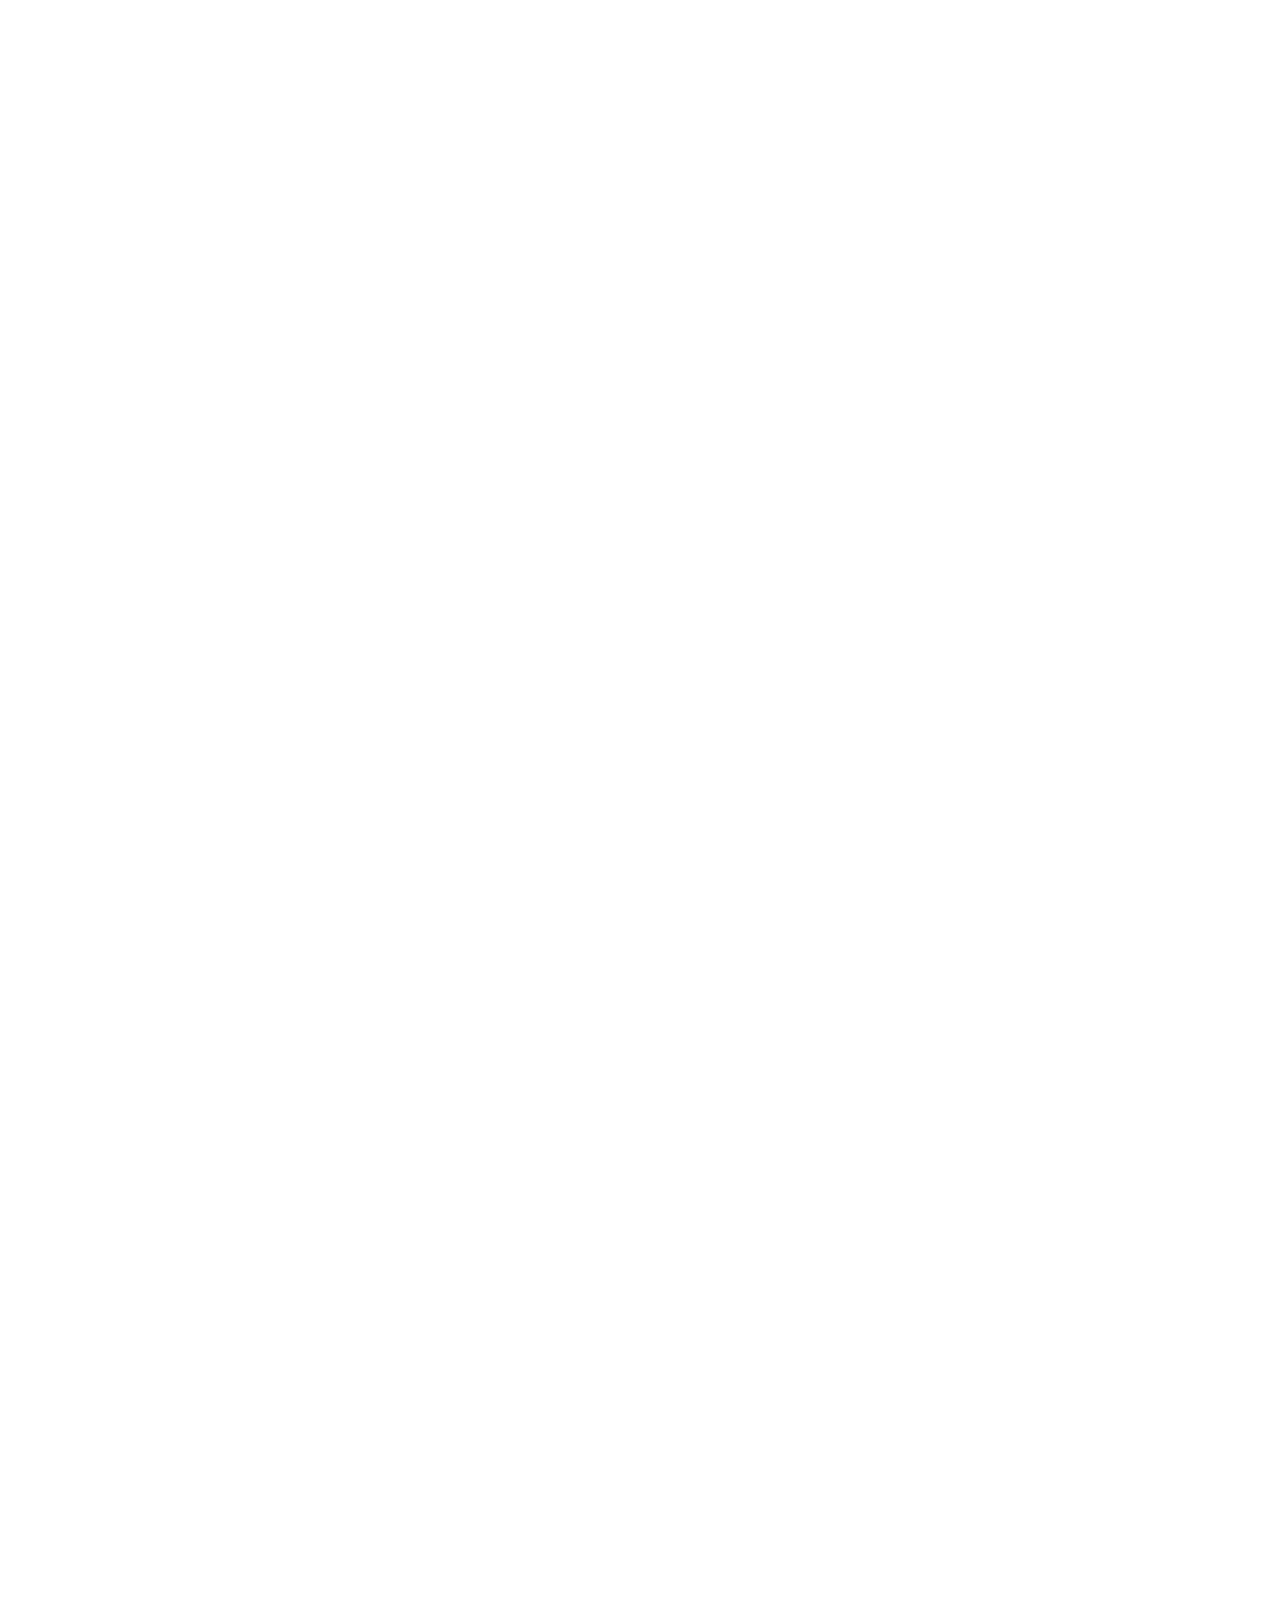
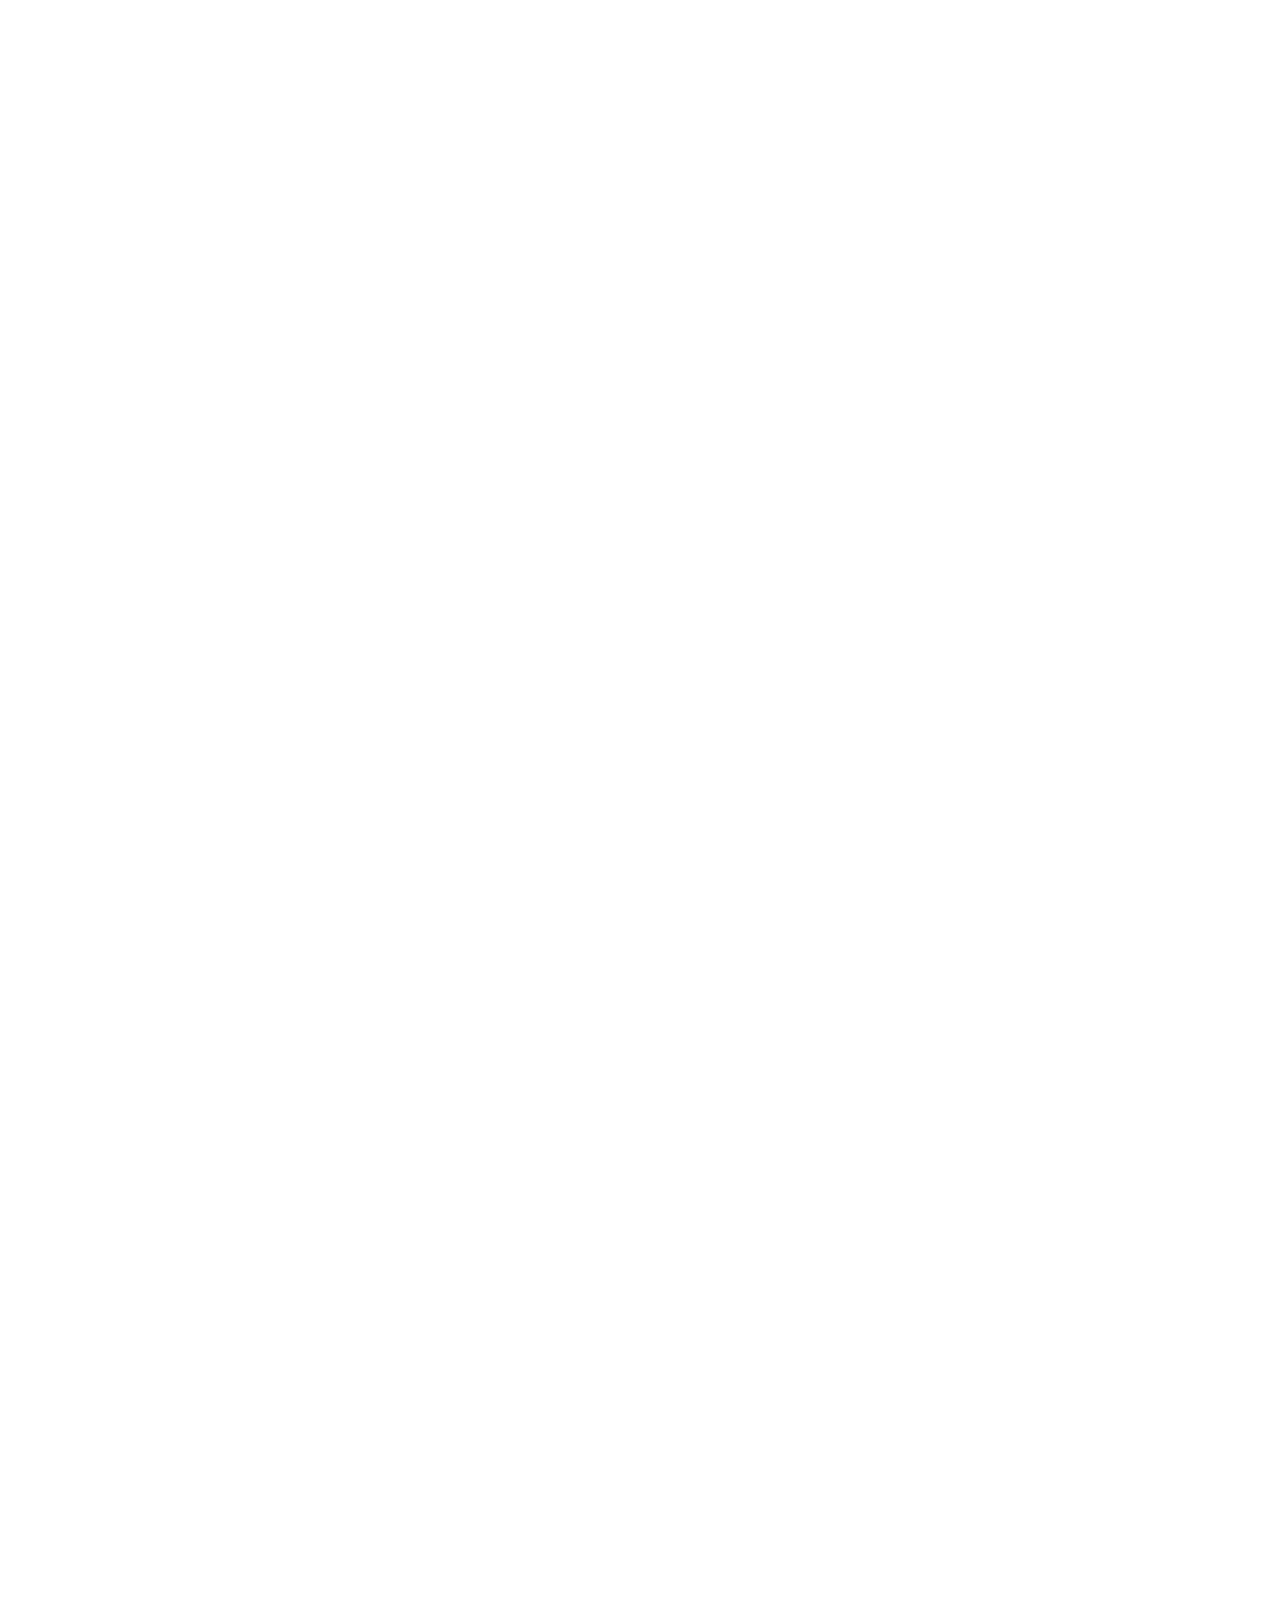
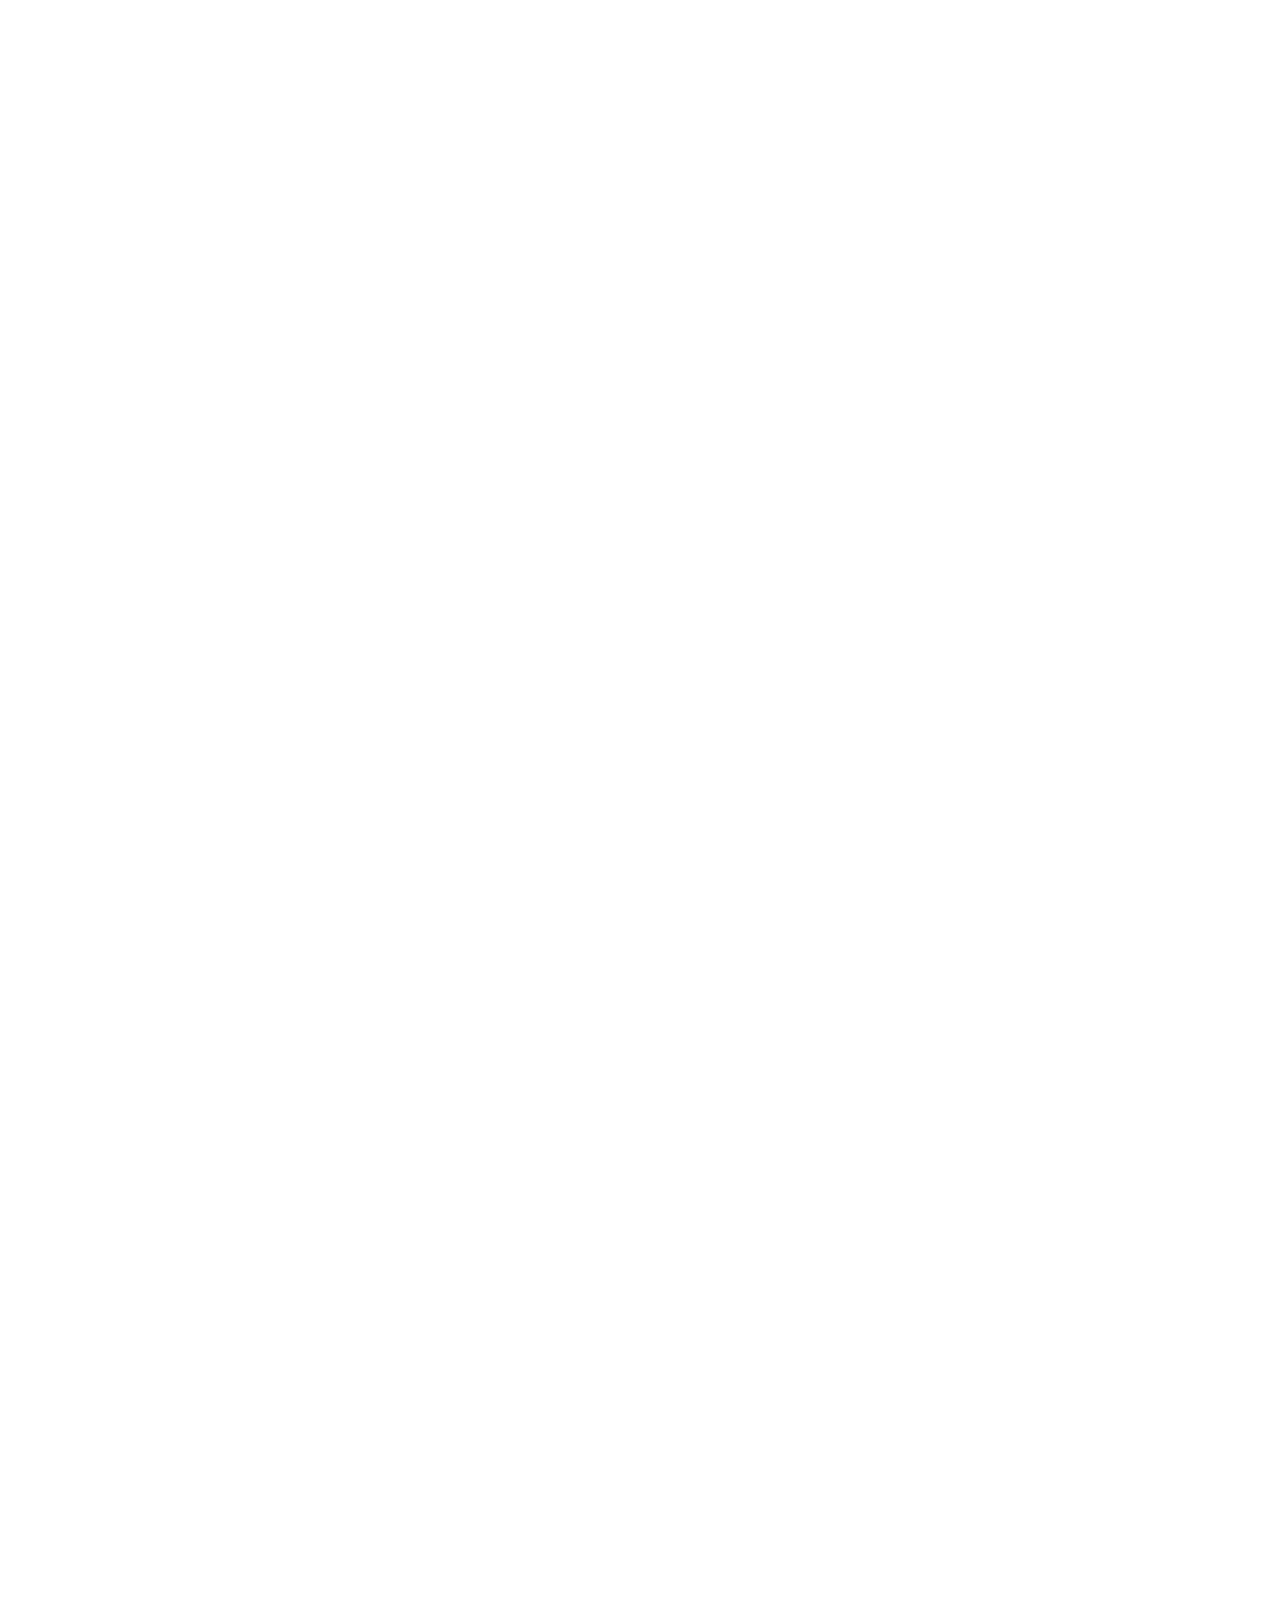
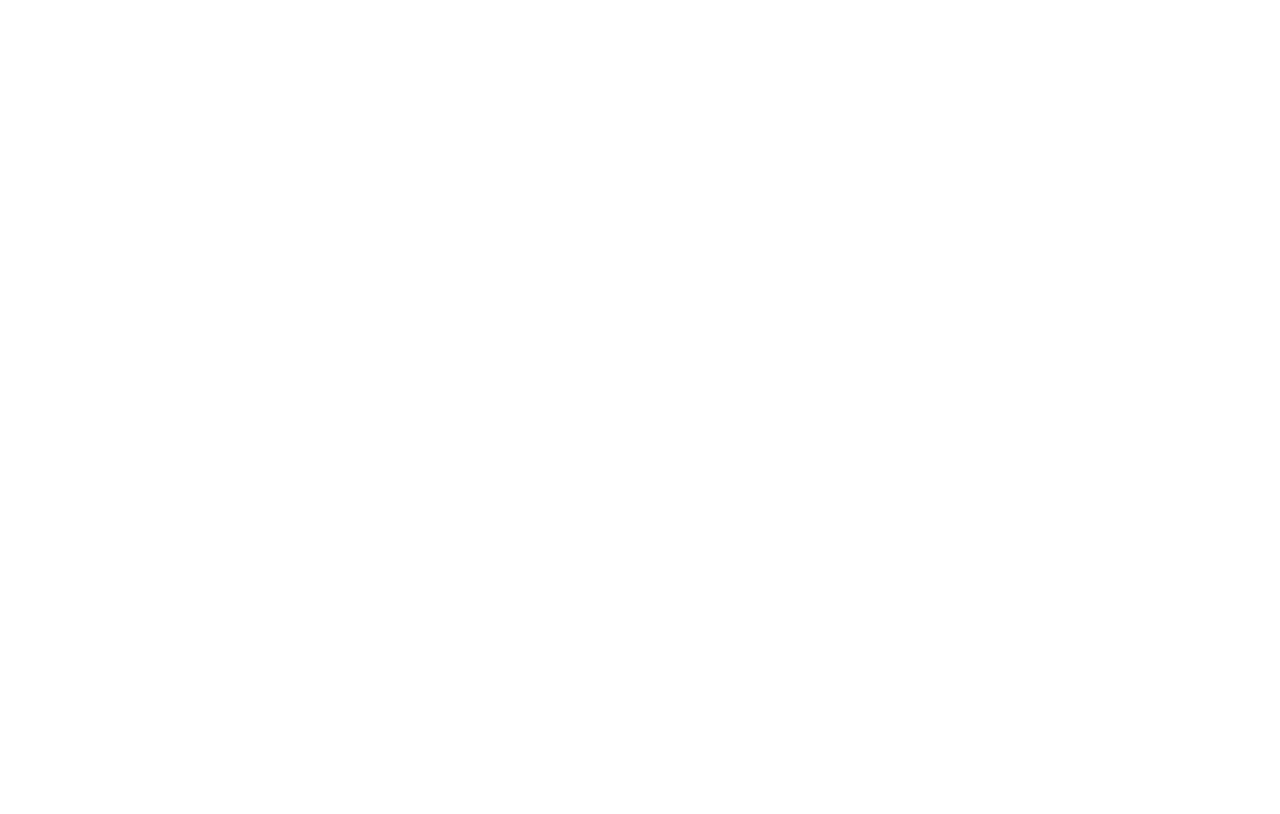
<file: part1/The_Fellowship_of_the_Ring.html>
<!DOCTYPE html>
<html lang="en">

<head>
    <meta charset="UTF-8">
    <meta name="viewport" content="width=device-width, initial-scale=1.0">
    <link href="https://cdn.jsdelivr.net/npm/bootstrap@5.3.2/dist/css/bootstrap.min.css" rel="stylesheet"
          integrity="sha384-T3c6CoIi6uLrA9TneNEoa7RxnatzjcDSCmG1MXxSR1GAsXEV/Dwwykc2MPK8M2HN" crossorigin="anonymous">
    <link href='https://unpkg.com/boxicons@2.1.4/css/boxicons.min.css' rel='stylesheet'>
    <script src="https://cdn.jsdelivr.net/npm/bootstrap@5.0.2/dist/js/bootstrap.bundle.min.js"
            integrity="sha384-MrcW6ZMFYlzcLA8Nl+NtUVF0sA7MsXsP1UyJoMp4YLEuNSfAP+JcXn/tWtIaxVXM"
            crossorigin="anonymous"></script>
    <meta http-equiv="X-UA-Compatible" content="IE=edge">
    <link rel="stylesheet" href="style-part1.css">
    <title>The Lord of the Rings</title>
</head>

<body>
<div class="overlay"></div>

<div class="overlay"></div>

<!-- Sidebar -->
<div class="sidebar">
    <a href="#" class="logo">
        <i class='bx bx-camera-movie'></i>
        <div class="logo-name"><span>Lord</span>/Rings</div>
    </a>
    <ul class="side-menu">
        <li class="active"><a href="#"><i class='bx bx-slideshow'></i>Part 1</a></li>
        <li><a href="../part2/The_Two_Towers.html"><i class='bx bx-slideshow'></i>Part 2</a></li>
        <li><a href="../part3/The_Return_of_the_King.html"><i class='bx bx-film'></i>Part 3</a></li>
        <li><a href="../index.html"><i class='bx bx-map-alt'></i>Analytics</a></li>
        <li><a href="../books/books.html"><i class='bx bx-book'></i>Books</a></li>
        <li><a href="../snake/snake.html"><i class='bx bx-game'></i>Snake</a></li>
        <li><a href="../developers/developers.html"><i class='bx bx-group'></i>Developers</a></li>

        <li><a href="quest/mainquest.html"><i class='bx bx-group'></i>Quest</a></li>
    </ul>
    <ul class="side-menu">
        <li>
            <a href="https://i.pinimg.com/originals/4f/22/87/4f228760e41f20cb2c55495ae492b37b.gif" class="logout">
                <i class='bx bx-log-out-circle'></i>
                Logout
            </a>
        </li>
    </ul>
</div>
<!-- End of Sidebar -->

<!-- Main Content -->
<div class="content">
    <!-- Navbar -->
    <nav>
        <i class='bx bx-menu'></i>
        <form action="#">
            <div class="form-input">

            </div>
        </form>
        <input type="checkbox" id="theme-toggle" hidden>
        <label for="theme-toggle" class="theme-toggle"></label>
        <a href="https://www.nytimes.com/" class="notif">
            <i class='bx bx-bell'></i>
            <span class="count">31</span>
        </a>
        <a href="#" class="profile">
            <img src="../images/icon2.png" alt="">
        </a>
    </nav>

    <!-- End of Navbar -->

    <main>
        <section id="story" class="container">
            <h2>Storyline</h2>
            <p>
                An ancient Ring thought lost for centuries has been found, and through a strange twist of fate has
                been given to a small Hobbit named Frodo.
                When Gandalf discovers the Ring is in fact the One Ring of the Dark Lord Sauron, Frodo must make an
                epic quest to the Cracks of Doom in order to destroy it.
                However, he does not go alone. He is joined by Gandalf, Legolas the elf, Gimli the Dwarf, Aragorn,
                Boromir, and his three Hobbit friends Merry, Pippin, and Samwise.
                Through mountains, snow, darkness, forests, rivers and plains, facing evil and danger at every
                corner the Fellowship of the Ring must go.
                Their quest to destroy the One Ring is the only hope for the end of the Dark Lords reign.
            </p>
        </section>

        <!-- Additional Cards -->
        <section id="lor">
            <div class="row">
                <div class="col-md-3">
                    <div class="card mt-4" style="width: 18rem;">
                        <img src="img/Aragorn.jpg" class="card-img-top" style="height: 450px;">
                        <div class="card-body">
                            <p class="card-text">Aragon</p>
                        </div>
                    </div>
                </div>
                <div class="col-md-3">
                    <div class="card mt-4" style="width: 18rem;">
                        <img src="img/Gandalf.jpg" class="card-img-top" style="height: 450px;">
                        <div class="card-body">
                            <p class="card-text">Gollum's Origins</p>
                        </div>
                    </div>
                </div>
                <div class="col-md-3">
                    <div class="card mt-4" style="width: 18rem;">
                        <img src="img/Boromir.jpg" class="card-img-top" style="height: 450px;">
                        <div class="card-body">
                            <p class="card-text">Aragorn's Coronation</p>
                        </div>
                    </div>
                </div>
                <div class="col-md-3">
                    <div class="card mt-4" style="width: 18rem;">
                        <img src="img/FrodoBaggins.jpg" class="card-img-top" style="height: 450px;">
                        <div class="card-body">
                            <p class="card-text">The Battle of Pelennor Fields</p>
                        </div>
                    </div>
                </div>

                <!-- Add more cards below as needed -->
                <div class="col-md-3">
                    <div class="card mt-4" style="width: 18rem;">
                        <img src="img/Arwen.jpg" class="card-img-top" style="height: 450px;">
                        <div class="card-body">
                            <p class="card-text">Sam and Frodo in Mordor</p>
                        </div>
                    </div>
                </div>
                <div class="col-md-3">
                    <div class="card mt-4" style="width: 18rem;">
                        <img src="img/Legolas.jpg" class="card-img-top" style="height: 450px;">
                        <div class="card-body">
                            <p class="card-text">Aragorn's Leadership</p>
                        </div>
                    </div>
                </div>
                <div class="col-md-3">
                    <div class="card mt-4" style="width: 18rem;">
                        <img src="img/SamwiseGamgee.jpg" class="card-img-top" style="height: 450px;">
                        <div class="card-body">
                            <p class="card-text">The Destruction of the Ring</p>
                        </div>
                    </div>
                </div>
                <div class="col-md-3">
                    <div class="card mt-4" style="width: 18rem;">
                        <img src="img/kard1.jpg" class="card-img-top" style="height: 450px;">
                        <div class="card-body">
                            <p class="card-text">The Eagles Rescue</p>
                        </div>
                    </div>
                </div>
                <div class="col-md-3">
                    <div class="card mt-4" style="width: 18rem;">
                        <img src="img/kard5.jpg" class="card-img-top" style="height: 450px;">
                        <div class="card-body">
                            <p class="card-text">The Coronation of Aragorn</p>
                        </div>
                    </div>
                </div>
                <div class="col-md-3">
                    <div class="card mt-4" style="width: 18rem;">
                        <img src="img/kard2.jpg" class="card-img-top" style="height: 450px;">
                        <div class="card-body">
                            <p class="card-text">The Departure of the Elves</p>
                        </div>
                    </div>
                </div>
                <div class="col-md-3">
                    <div class="card mt-4" style="width: 18rem;">
                        <img src="img/kard3.jpg" class="card-img-top" style="height: 450px;">
                        <div class="card-body">
                            <p class="card-text">Farewells and Departures</p>
                        </div>
                    </div>
                </div>
                <div class="col-md-3">
                    <div class="card mt-4" style="width: 18rem;">
                        <img src="img/kard4.jpg" class="card-img-top" style="height: 450px;">
                        <div class="card-body">
                            <p class="card-text">The Last Words of Sam</p>
                        </div>
                    </div>
                </div>

            </div>
        </section>


        <div class="modal fade" id="movieModal" tabindex="-1" aria-labelledby="movieModalLabel" aria-hidden="true">
            <div class="modal-dialog">
                <div class="modal-content">
                    <div class="modal-header">
                        <h5 class="modal-title" id="movieModalLabel">Movie Title</h5>
                        <button type="button" class="btn-close" data-bs-dismiss="modal" aria-label="Close"></button>
                    </div>
                    <div class="modal-body" id="movieModalBody">
                        Movie Description Here
                    </div>
                    <div class="modal-footer">
                        <button type="button" class="btn btn-secondary" data-bs-dismiss="modal">Close</button>
                    </div>
                </div>
            </div>
        </div>


        <br><br><br>


        <div id="carouselExampleIndicators" class="carousel slide" data-bs-ride="carousel">
            <div class="carousel-indicators">
                <button type="button" data-bs-target="#carouselExampleIndicators" data-bs-slide-to="0" class="active"
                        aria-current="true" aria-label="Slide 1"></button>
                <button type="button" data-bs-target="#carouselExampleIndicators" data-bs-slide-to="1"
                        aria-label="Slide 2"></button>
                <button type="button" data-bs-target="#carouselExampleIndicators" data-bs-slide-to="2"
                        aria-label="Slide 3"></button>
            </div>
            <div class="carousel-inner">
                <div class="carousel-item active">
                    <img src="img/karusel.jpg" class="d-block w-100" alt="...">
                </div>
                <div class="carousel-item">
                    <img src="img/kolso2.jpg" class="d-block w-100" alt="...">
                </div>
                <div class="carousel-item">
                    <img src="img/karusel1.jpg" class="d-block w-100" alt="...">
                </div>
            </div>
            <button class="carousel-control-prev" type="button" data-bs-target="#carouselExampleIndicators"
                    data-bs-slide="prev">
                <span class="carousel-control-prev-icon" aria-hidden="true"></span>
                <span class="visually-hidden">Previous</span>
            </button>
            <button class="carousel-control-next" type="button" data-bs-target="#carouselExampleIndicators"
                    data-bs-slide="next">
                <span class="carousel-control-next-icon" aria-hidden="true"></span>
                <span class="visually-hidden">Next</span>
            </button>
        </div>


        <br><br><br>

        <h2>Trailer</h2>
        <div class="embed-responsive embed-responsive-16by9">
            <iframe width="560" height="315" src="https://www.youtube.com/embed/r5X-hFf6Bwo?si=ps_Pzixg4neUXnZI"
                    title="YouTube video player"
                    allow="accelerometer; autoplay; clipboard-write; encrypted-media; gyroscope; picture-in-picture; web-share"
                    allowfullscreen></iframe>
        </div>

        <footer class="bg-dark text-white text-center py-3">
            <p>&copy; 2023 The Lord of the Rings Fan Club</p>
        </footer>

    </main>

</div>

<script src="index-part1.js"></script>
</body>

</html>
</file>
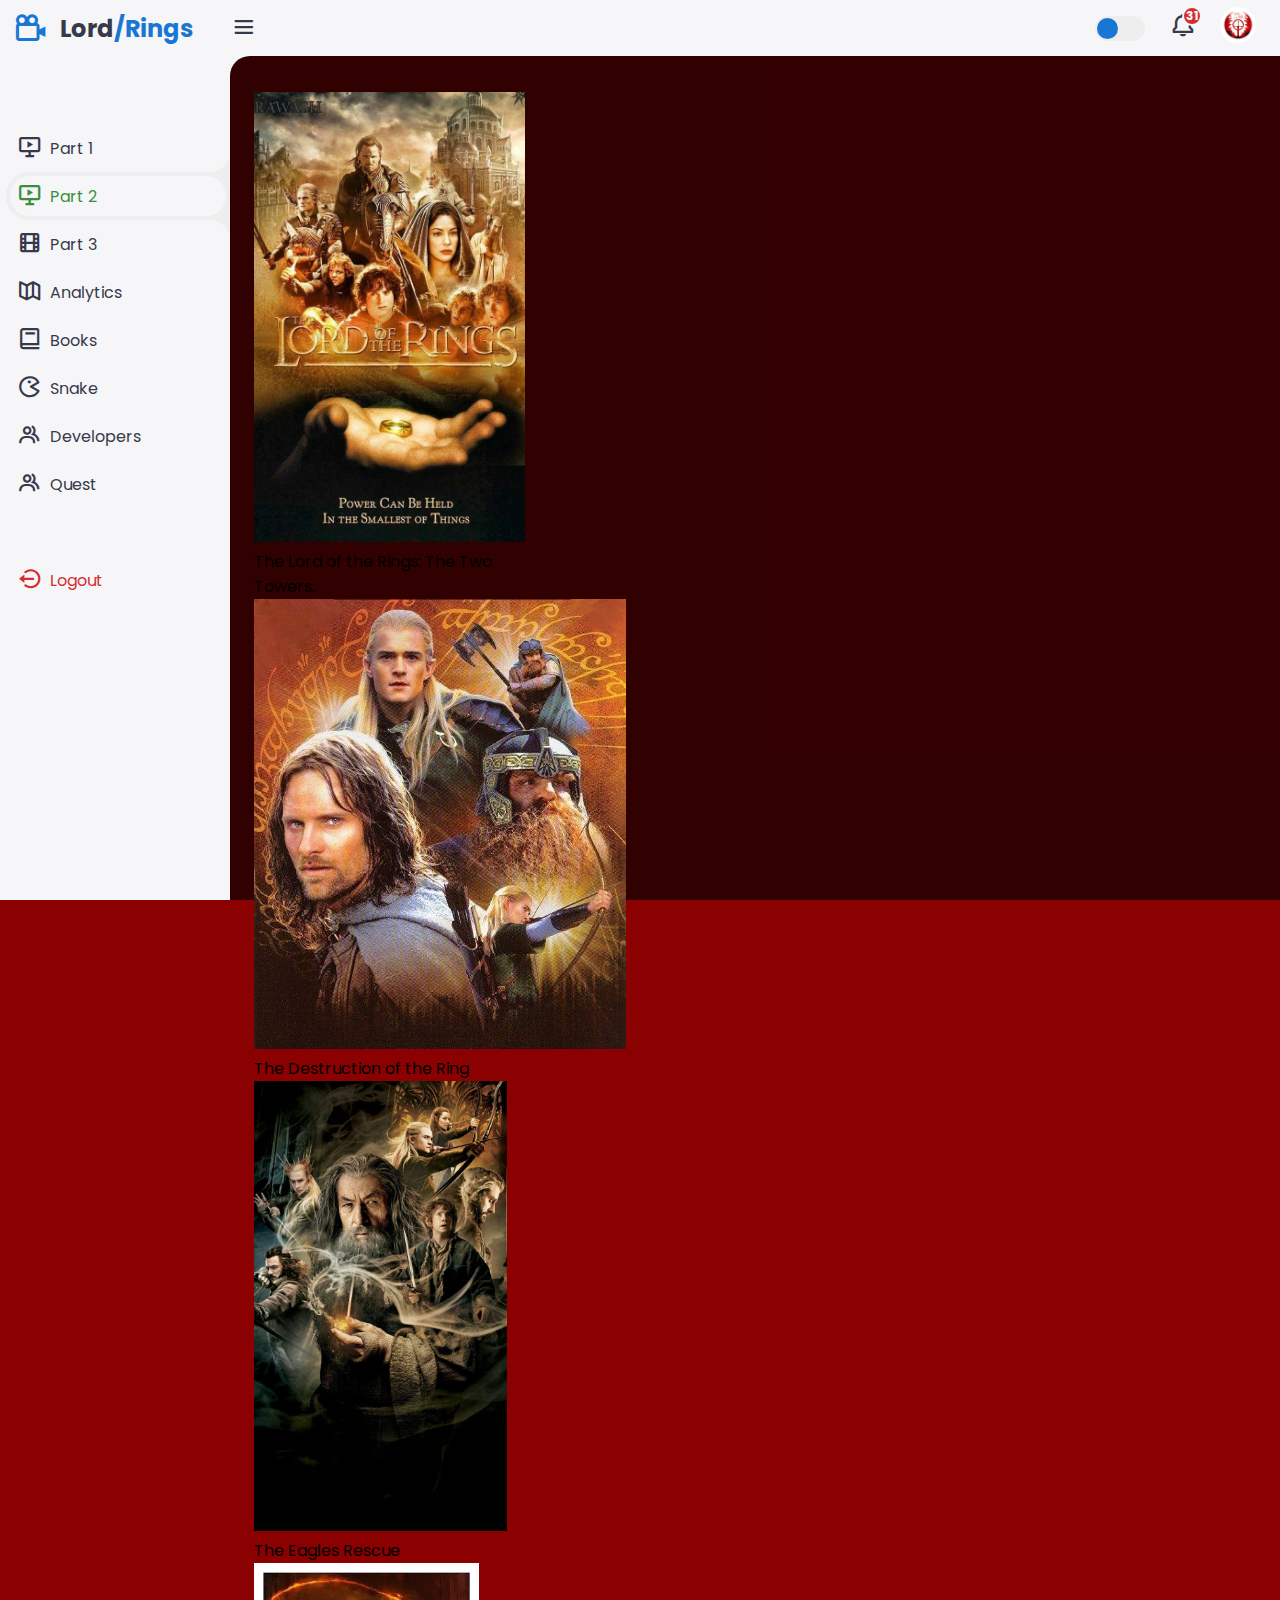
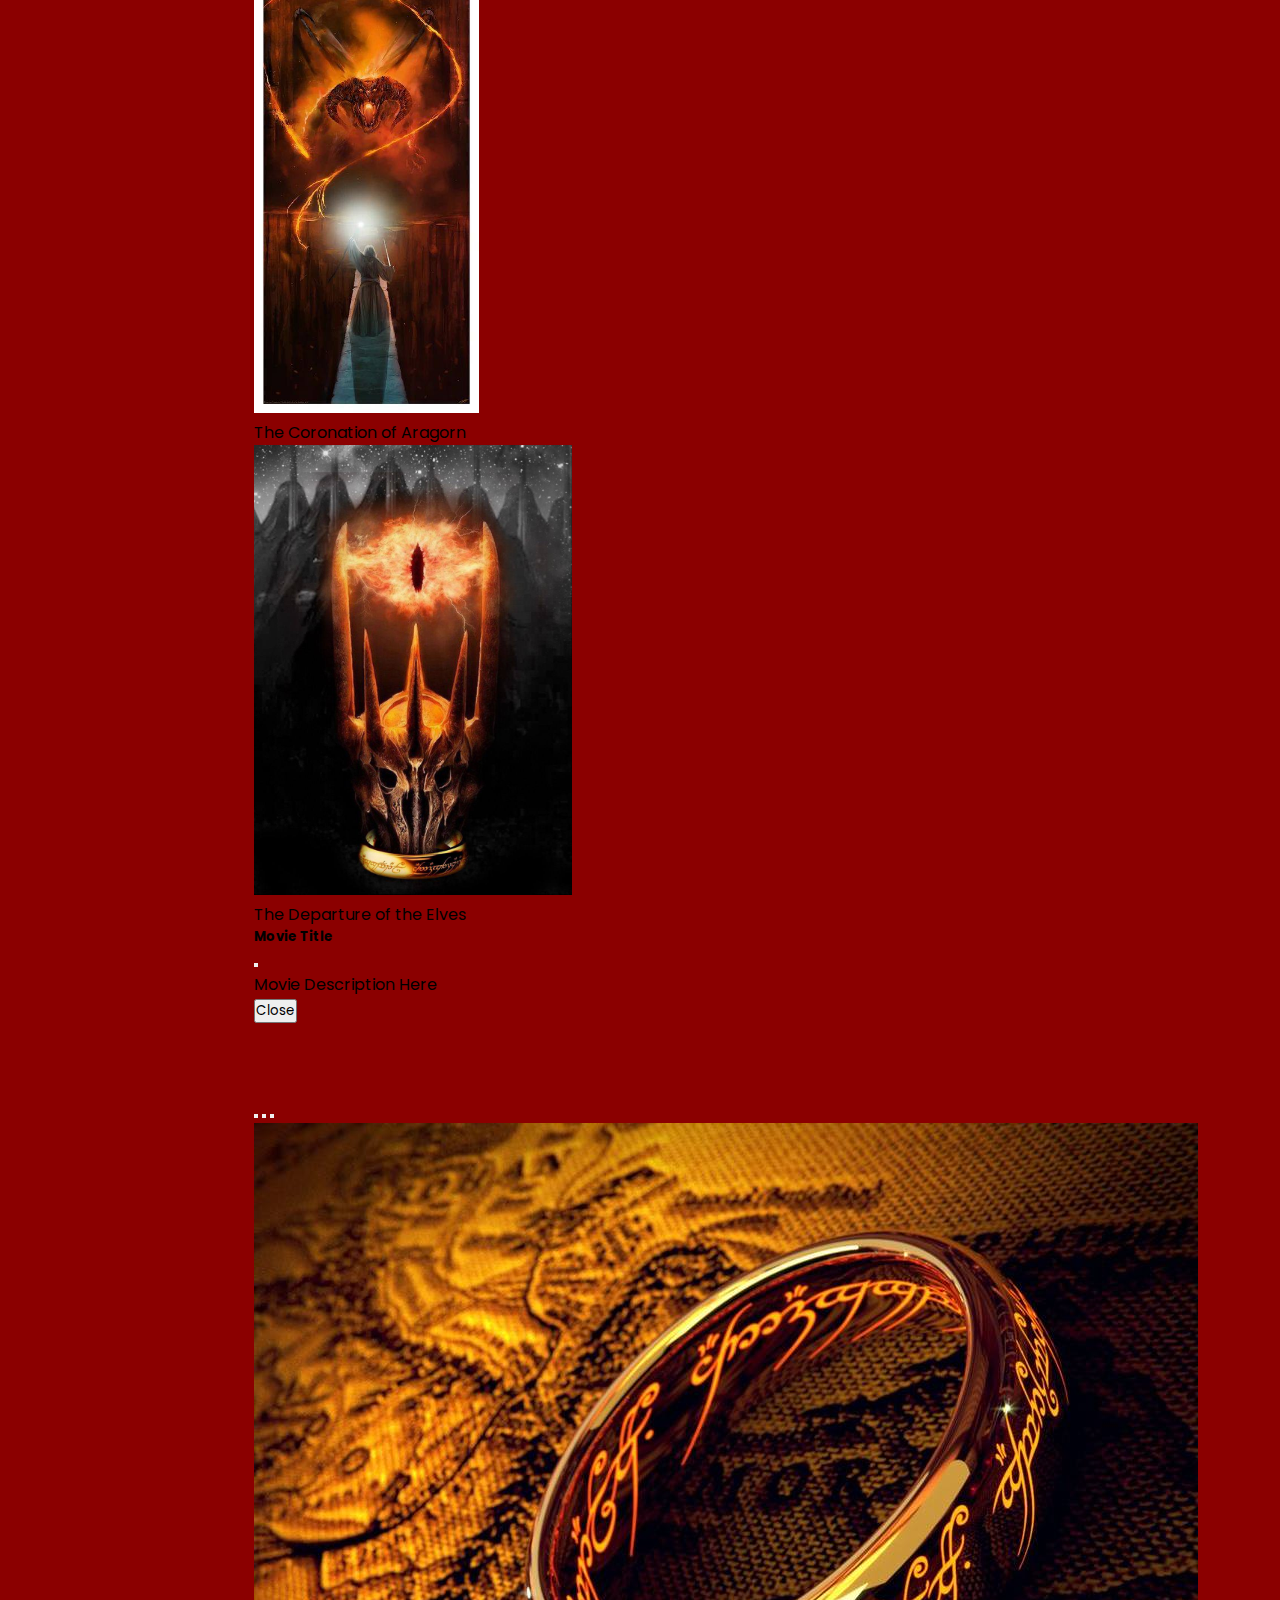
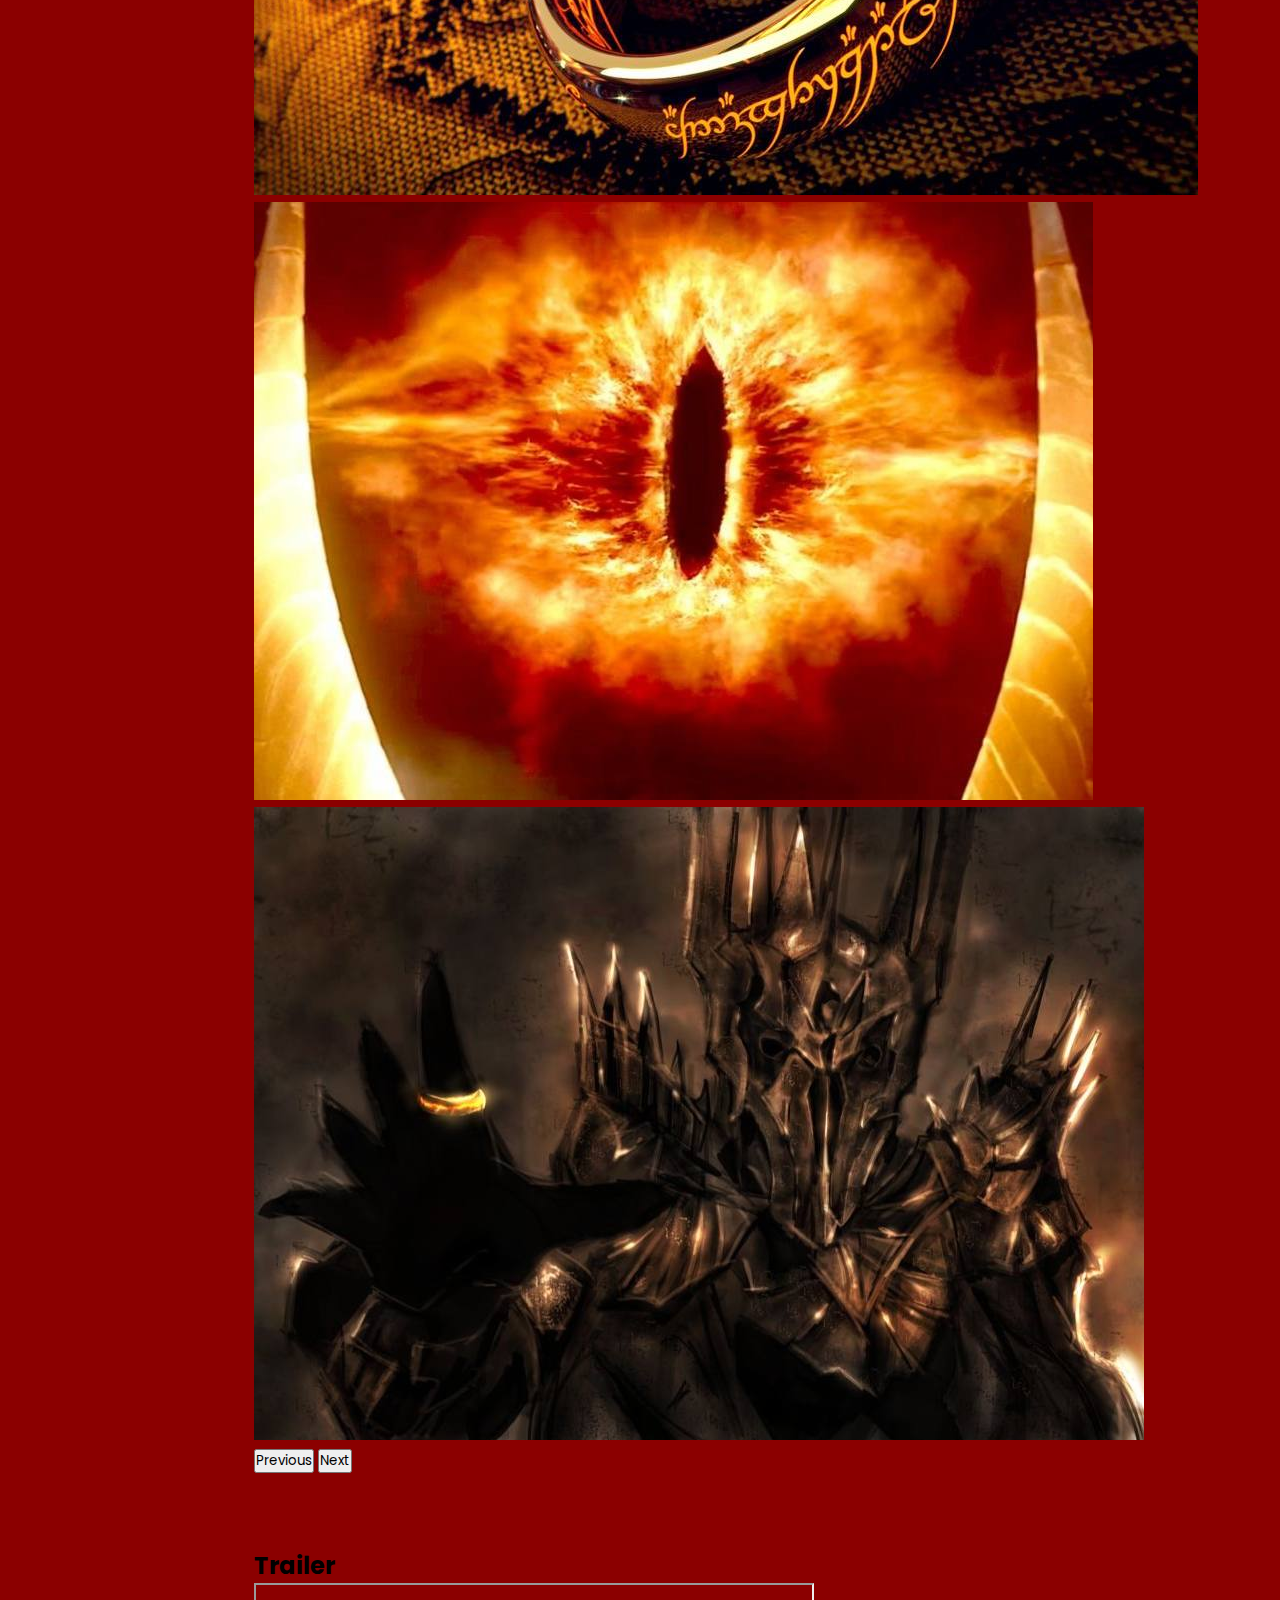
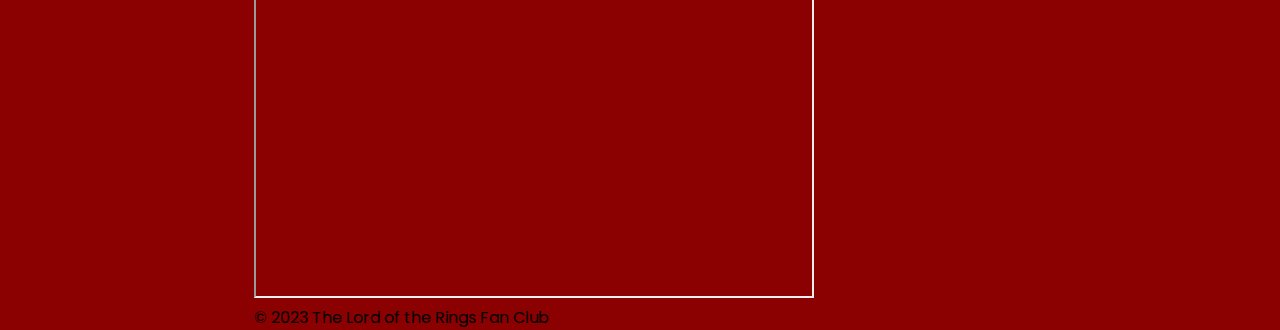
<file: part2/The_Two_Towers.html>
<!DOCTYPE html>
<html lang="en">

<head>
    <meta charset="UTF-8">
    <meta name="viewport" content="width=device-width, initial-scale=1.0">
    <link href="https://cdn.jsdelivr.net/npm/bootstrap@5.3.2/dist/css/bootstrap.min.css" rel="stylesheet"
          integrity="sha384-T3c6CoIi6uLrA9TneNEoa7RxnatzjcDSCmG1MXxSR1GAsXEV/Dwwykc2MPK8M2HN" crossorigin="anonymous">
    <link href='https://unpkg.com/boxicons@2.1.4/css/boxicons.min.css' rel='stylesheet'>
    <script src="https://cdn.jsdelivr.net/npm/bootstrap@5.0.2/dist/js/bootstrap.bundle.min.js"
            integrity="sha384-MrcW6ZMFYlzcLA8Nl+NtUVF0sA7MsXsP1UyJoMp4YLEuNSfAP+JcXn/tWtIaxVXM"
            crossorigin="anonymous"></script>
    <meta http-equiv="X-UA-Compatible" content="IE=edge">
    <link rel="stylesheet" href="style-part2.css">
    <title>The Lord of the Rings</title>
</head>

<body>
<div class="overlay"></div>

<div class="overlay"></div>

<!-- Sidebar -->
<div class="sidebar">
    <a href="#" class="logo">
        <i class='bx bx-camera-movie'></i>
        <div class="logo-name"><span>Lord</span>/Rings</div>
    </a>
    <ul class="side-menu">
        <li><a href="../part1/The_Fellowship_of_the_Ring.html"><i class='bx bx-slideshow'></i>Part 1</a></li>
        <li class="active"><a href="#"><i class='bx bx-slideshow'></i>Part 2</a></li>
        <li><a href="../part3/The_Return_of_the_King.html"><i class='bx bx-film'></i>Part 3</a></li>
        <li><a href="../index.html"><i class='bx bx-map-alt'></i>Analytics</a></li>
        <li><a href="../books/books.html"><i class='bx bx-book'></i>Books</a></li>
        <li><a href="../snake/snake.html"><i class='bx bx-game'></i>Snake</a></li>
        <li><a href="../developers/developers.html"><i class='bx bx-group'></i>Developers</a></li>

        <li><a href="quest/mainquest.html"><i class='bx bx-group'></i>Quest</a></li>
    </ul>
    <ul class="side-menu">
        <li>
            <a href="https://i.pinimg.com/originals/4f/22/87/4f228760e41f20cb2c55495ae492b37b.gif" class="logout">
                <i class='bx bx-log-out-circle'></i>
                Logout
            </a>
        </li>
    </ul>
</div>
<!-- End of Sidebar -->

<!-- Main Content -->
<div class="content">
    <!-- Navbar -->
    <nav>
        <i class='bx bx-menu'></i>
        <form action="#">
            <div class="form-input">

            </div>
        </form>
        <input type="checkbox" id="theme-toggle" hidden>
        <label for="theme-toggle" class="theme-toggle"></label>
        <a href="https://www.nytimes.com/" class="notif">
            <i class='bx bx-bell'></i>
            <span class="count">31</span>
        </a>
        <a href="#" class="profile">
            <img src="../images/icon2.png" alt="">
        </a>
    </nav>

    <!-- End of Navbar -->

    <main>
        <div class="container mx-auto" style="min-height: 100vh;">
            <div class="card mx-auto mt-4" style="width: 18rem;">
                <img src="img/l2.jpg" class="card-img-top" style="height: 450px;">
                <div class="card-body">
                    <p class="card-text">The Lord of the Rings: The Two Towers.</p>
                </div>
            </div>

            <!-- Additional Cards -->
            <section id="lor">
                <div class="row">
                    <div class="col-md-3">
                        <div class="card mt-4" style="width: 18rem;">
                            <img src="img/l1.jpg" class="card-img-top" style="height: 450px;">
                            <div class="card-body">
                                <p class="card-text">The Destruction of the Ring</p>
                            </div>
                        </div>
                    </div>
                    <div class="col-md-3">
                        <div class="card mt-4" style="width: 18rem;">
                            <img src="img/l3.jpg" class="card-img-top" style="height: 450px;">
                            <div class="card-body">
                                <p class="card-text">The Eagles Rescue</p>
                            </div>
                        </div>
                    </div>
                    <div class="col-md-3">
                        <div class="card mt-4" style="width: 18rem;">
                            <img src="img/l6.jpg" class="card-img-top" style="height: 450px;">
                            <div class="card-body">
                                <p class="card-text">The Coronation of Aragorn</p>
                            </div>
                        </div>
                    </div>
                    <div class="col-md-3">
                        <div class="card mt-4" style="width: 18rem;">
                            <img src="img/l7.jpg" class="card-img-top" style="height: 450px;">
                            <div class="card-body">
                                <p class="card-text">The Departure of the Elves</p>
                            </div>
                        </div>
                    </div>
                </div>
            </section>
        </div>

        <div class="modal fade" id="movieModal" tabindex="-1" aria-labelledby="movieModalLabel" aria-hidden="true">
            <div class="modal-dialog">
                <div class="modal-content">
                    <div class="modal-header">
                        <h5 class="modal-title" id="movieModalLabel">Movie Title</h5>
                        <button type="button" class="btn-close" data-bs-dismiss="modal" aria-label="Close"></button>
                    </div>
                    <div class="modal-body" id="movieModalBody">
                        Movie Description Here
                    </div>
                    <div class="modal-footer">
                        <button type="button" class="btn btn-secondary" data-bs-dismiss="modal">Close</button>
                    </div>
                </div>
            </div>
        </div>


        <br><br><br>


        <div id="carouselExampleIndicators" class="carousel slide" data-bs-ride="carousel">
            <div class="carousel-indicators">
                <button type="button" data-bs-target="#carouselExampleIndicators" data-bs-slide-to="0" class="active"
                        aria-current="true" aria-label="Slide 1"></button>
                <button type="button" data-bs-target="#carouselExampleIndicators" data-bs-slide-to="1"
                        aria-label="Slide 2"></button>
                <button type="button" data-bs-target="#carouselExampleIndicators" data-bs-slide-to="2"
                        aria-label="Slide 3"></button>
            </div>
            <div class="carousel-inner">
                <div class="carousel-item active">
                    <img src="img/l22.jpg" class="d-block w-100" alt="...">
                </div>
                <div class="carousel-item">
                    <img src="img/l33.jpg" class="d-block w-100" alt="...">
                </div>
                <div class="carousel-item">
                    <img src="img/l44.jpg" class="d-block w-100" alt="...">
                </div>
            </div>
            <button class="carousel-control-prev" type="button" data-bs-target="#carouselExampleIndicators"
                    data-bs-slide="prev">
                <span class="carousel-control-prev-icon" aria-hidden="true"></span>
                <span class="visually-hidden">Previous</span>
            </button>
            <button class="carousel-control-next" type="button" data-bs-target="#carouselExampleIndicators"
                    data-bs-slide="next">
                <span class="carousel-control-next-icon" aria-hidden="true"></span>
                <span class="visually-hidden">Next</span>
            </button>
        </div>


        <br><br><br>

        <h2>Trailer</h2>
        <div class="embed-responsive embed-responsive-16by9">
            <iframe width="560" height="315" src="https://www.youtube.com/embed/LbfMDwc4azU?si=j8qvyNANWAr0WiwP"
                    title="YouTube video player"
                    allow="accelerometer; autoplay; clipboard-write; encrypted-media; gyroscope; picture-in-picture; web-share"
                    allowfullscreen></iframe>
        </div>

        <footer class="bg-dark text-white text-center py-3">
            <p>&copy; 2023 The Lord of the Rings Fan Club</p>
        </footer>

    </main>

</div>

<script src="index-part2.js"></script>
</body>

</html>
</file>
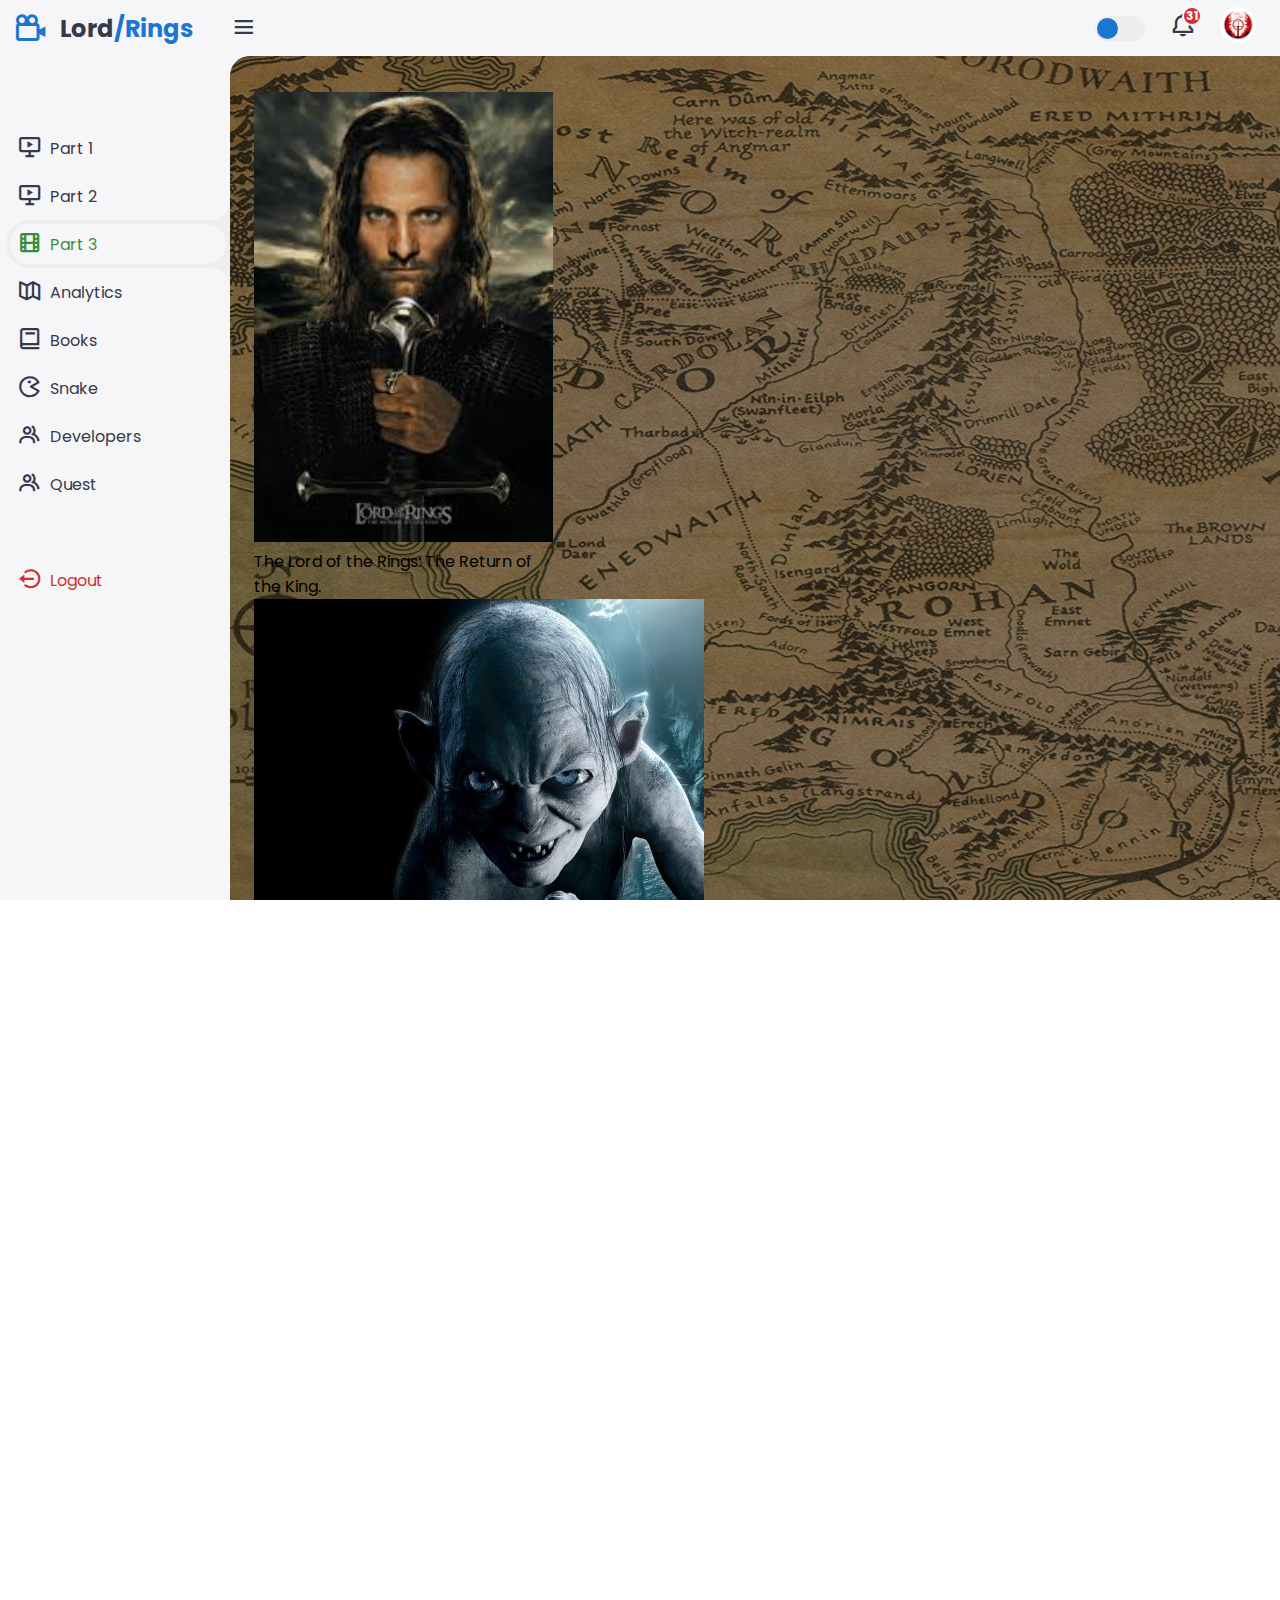
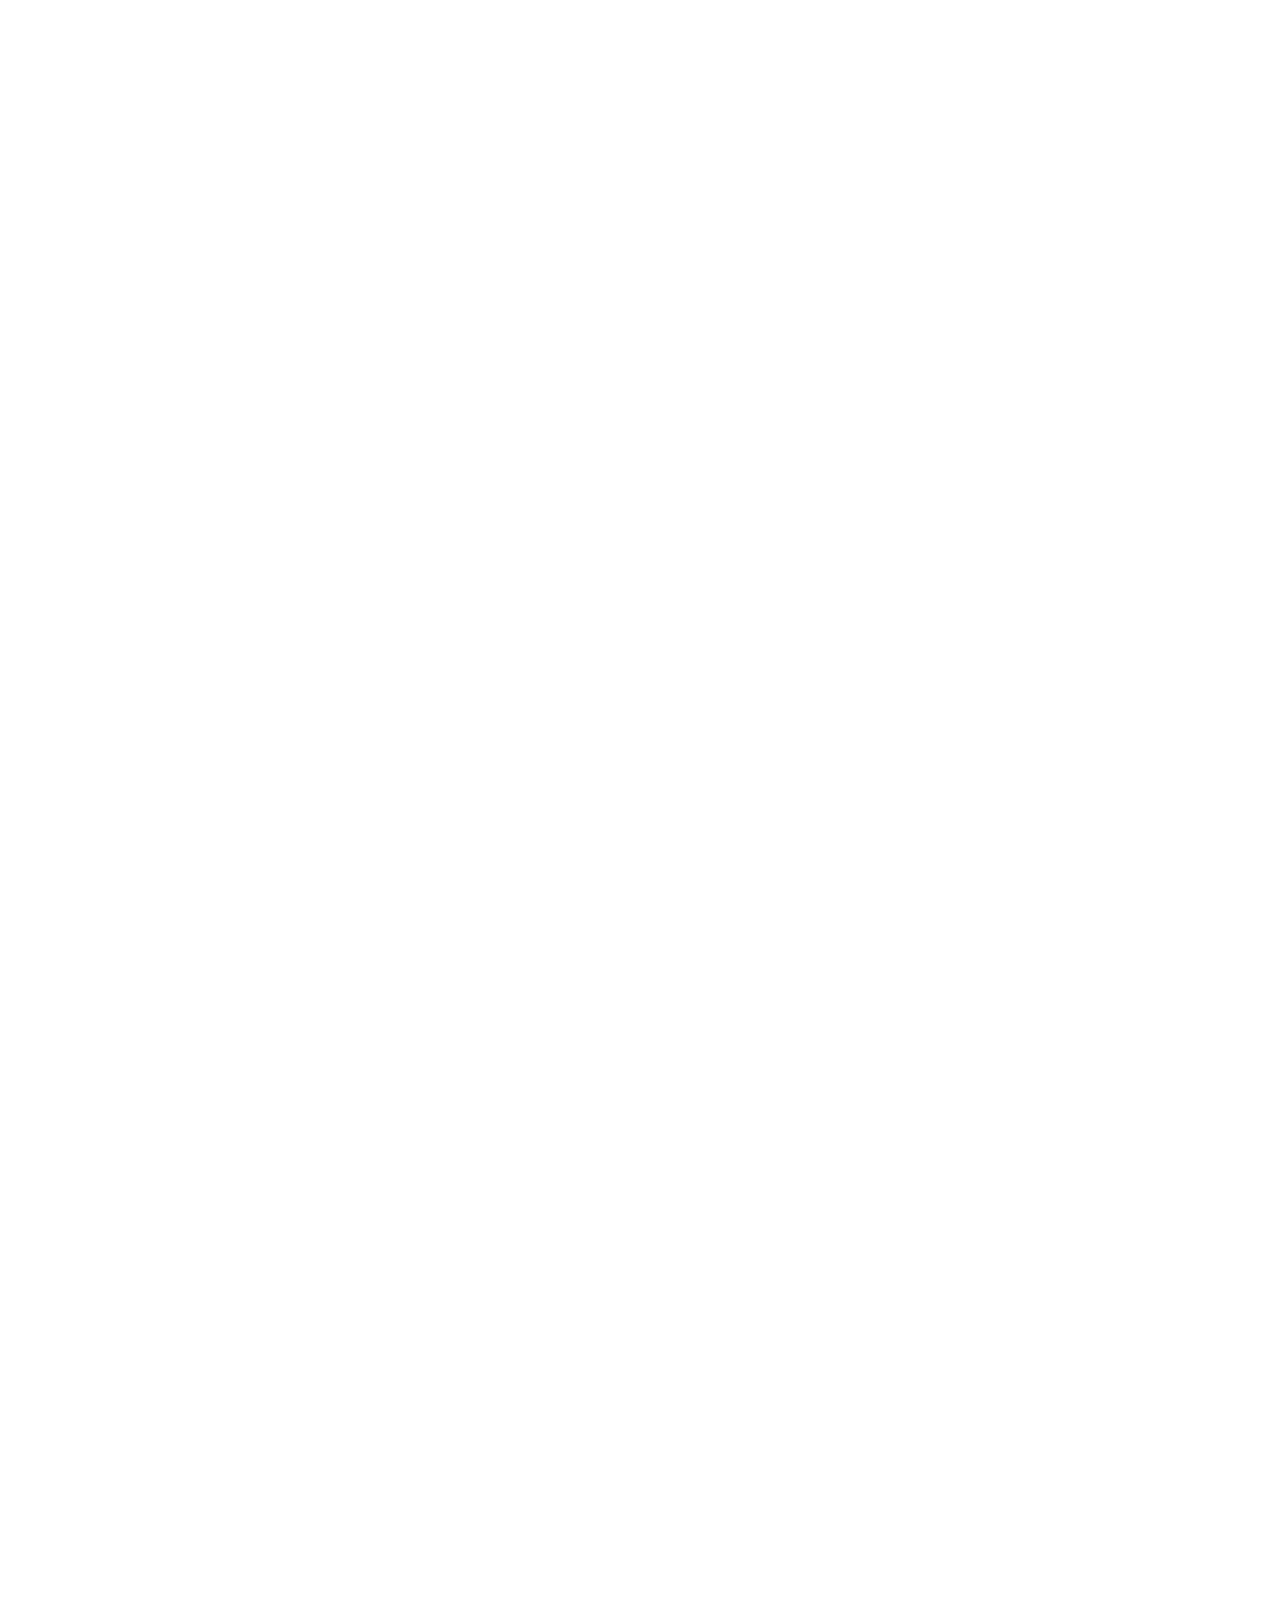
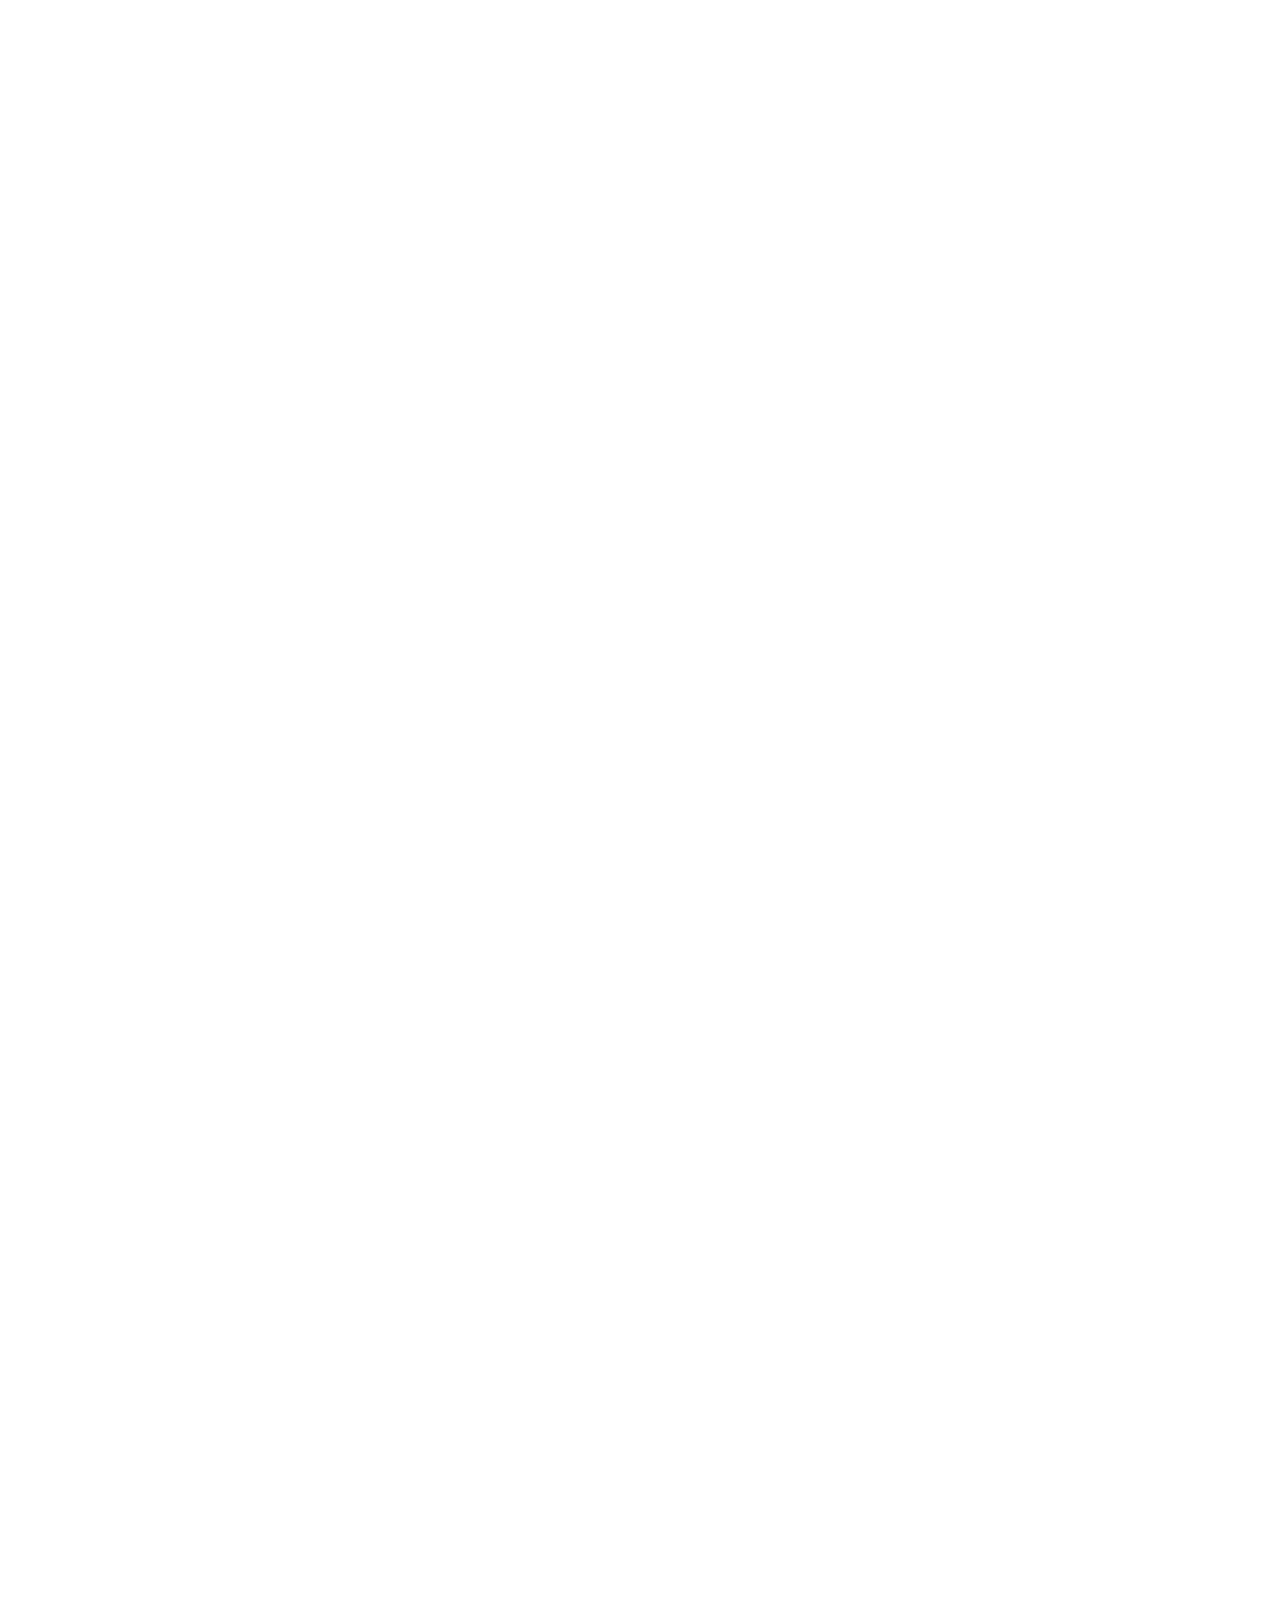
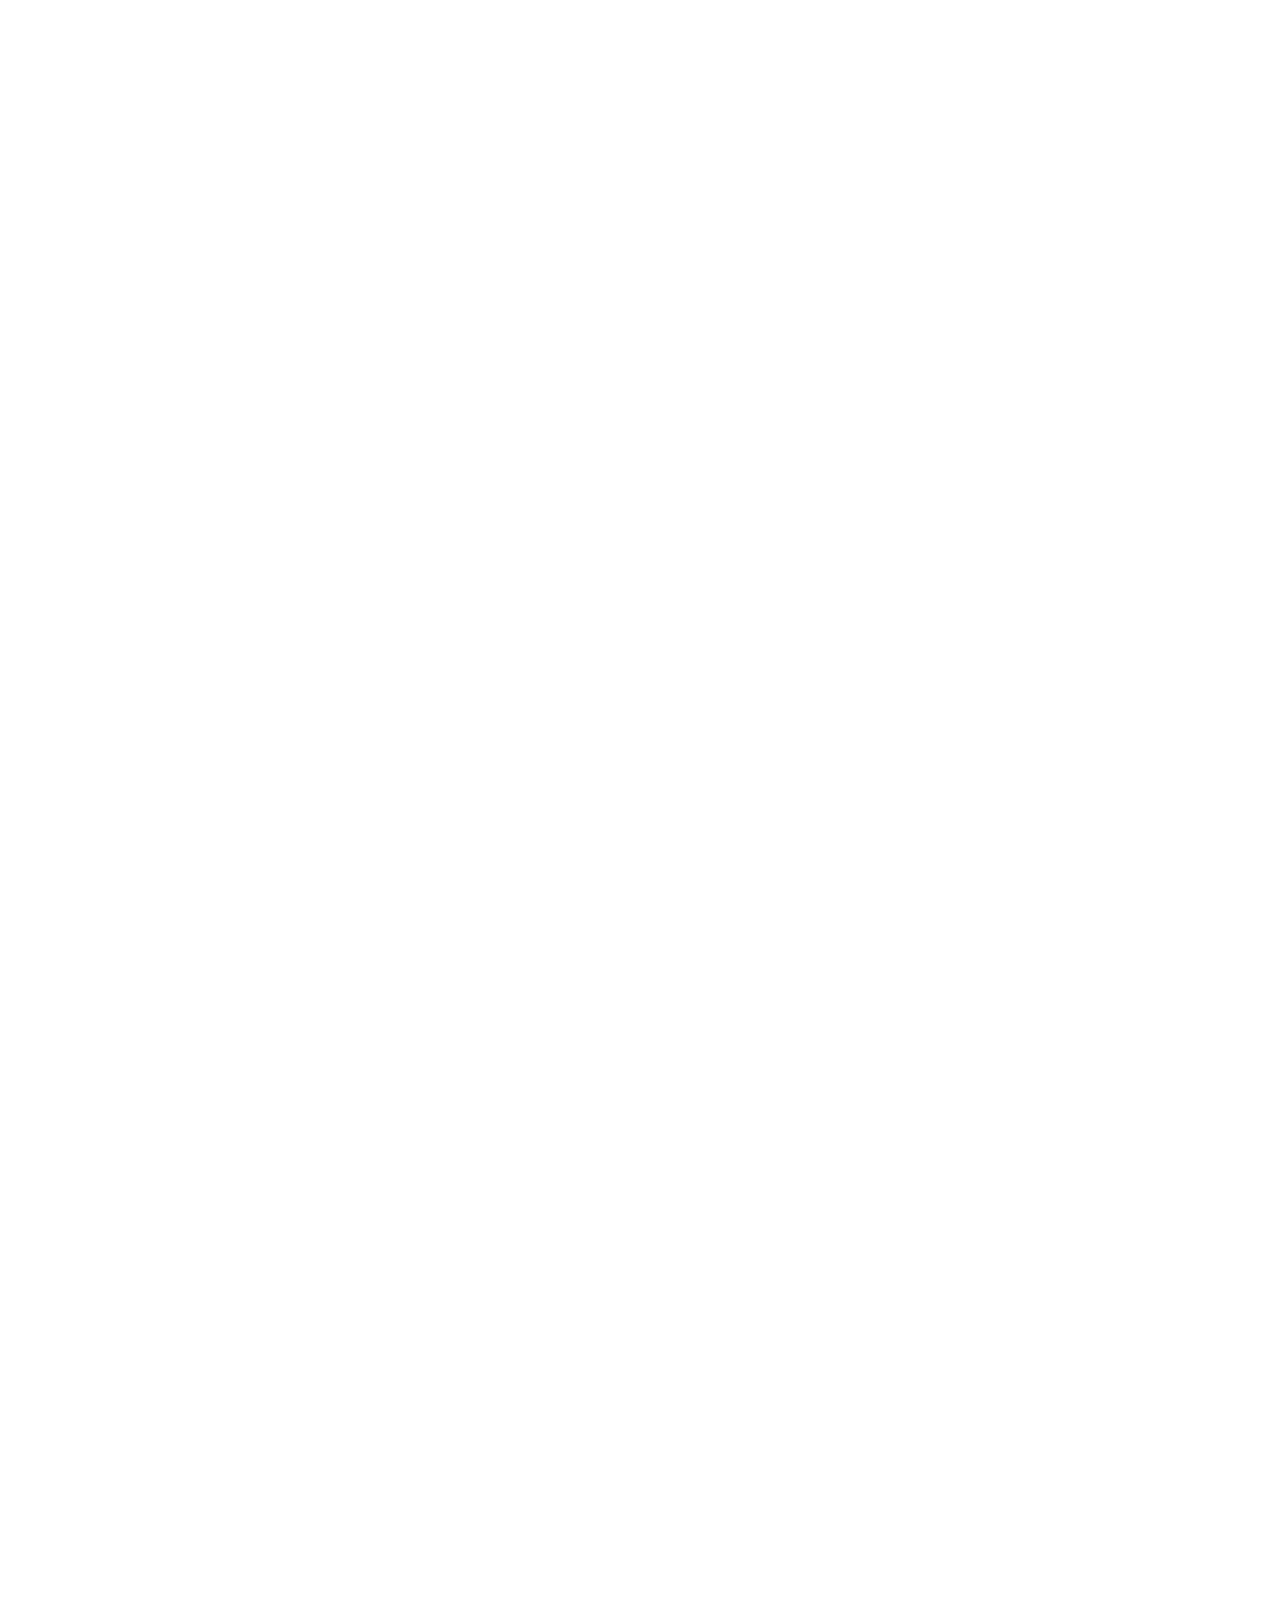
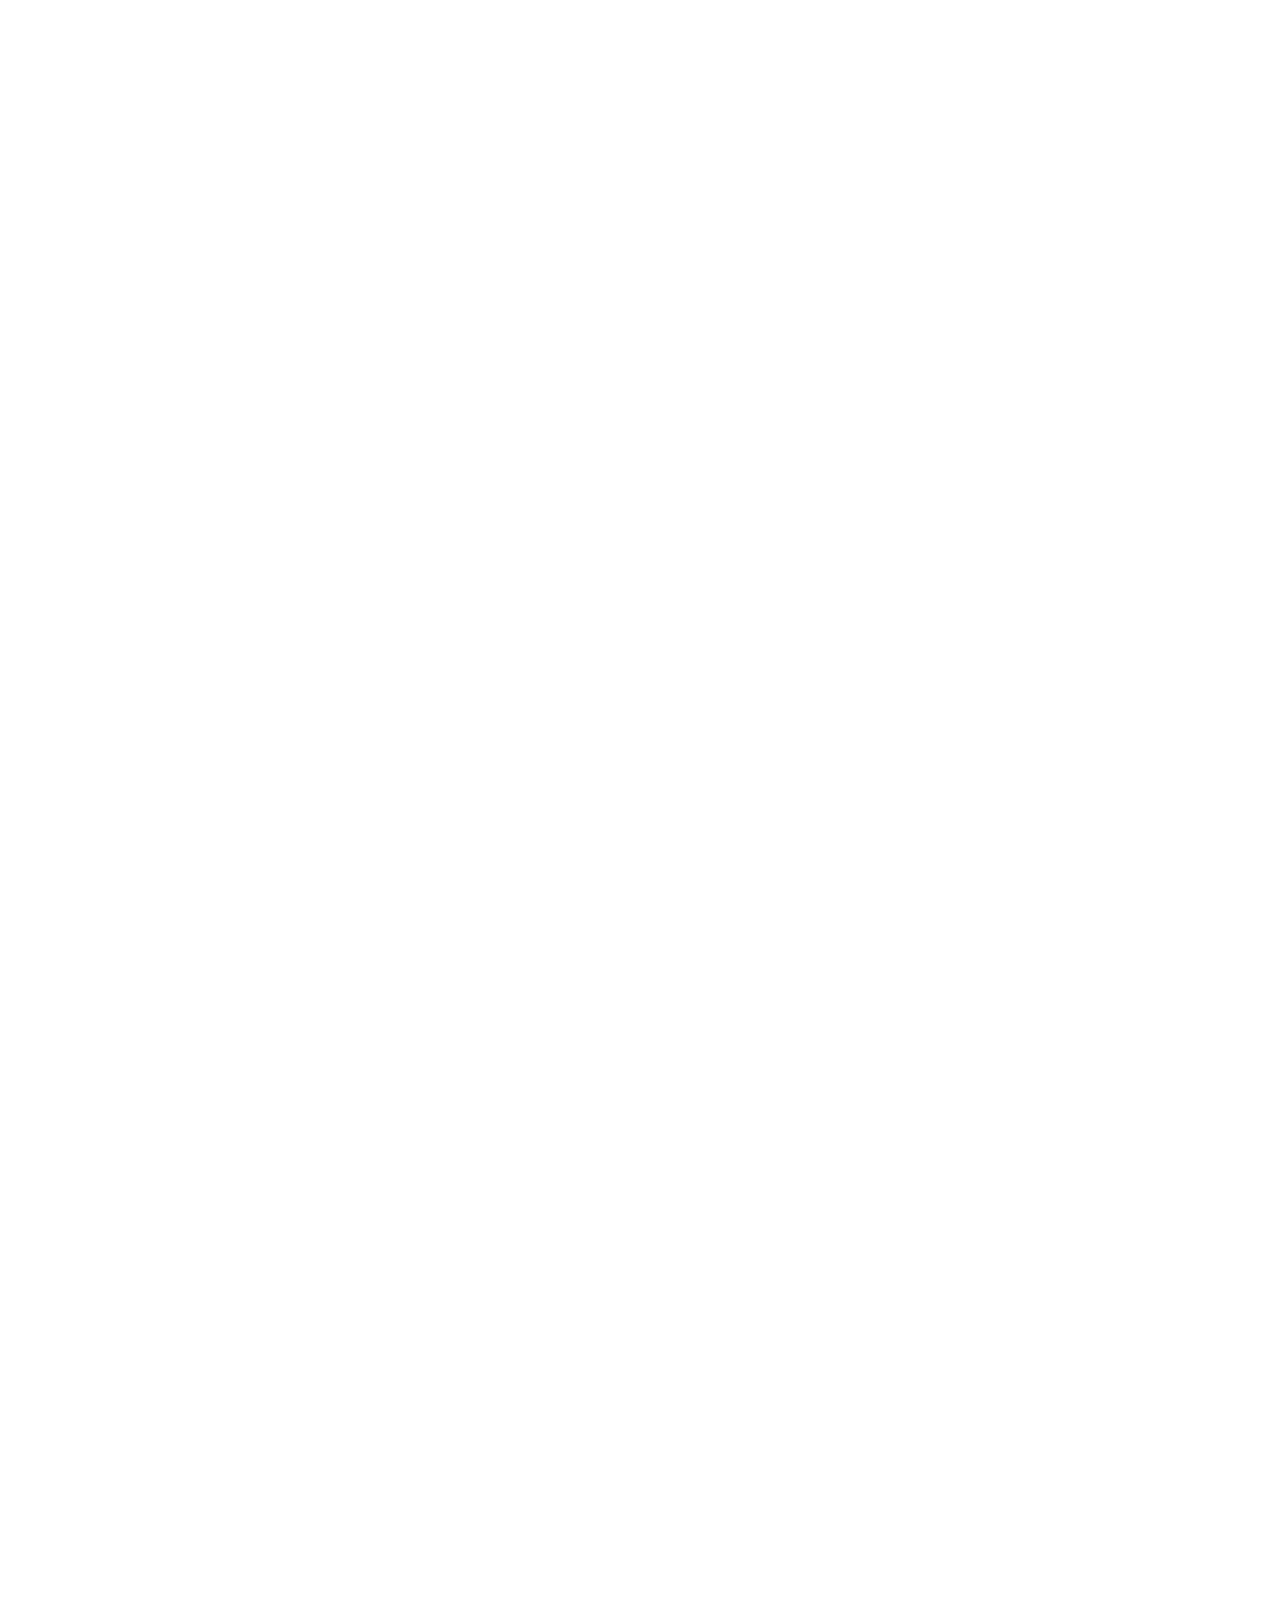
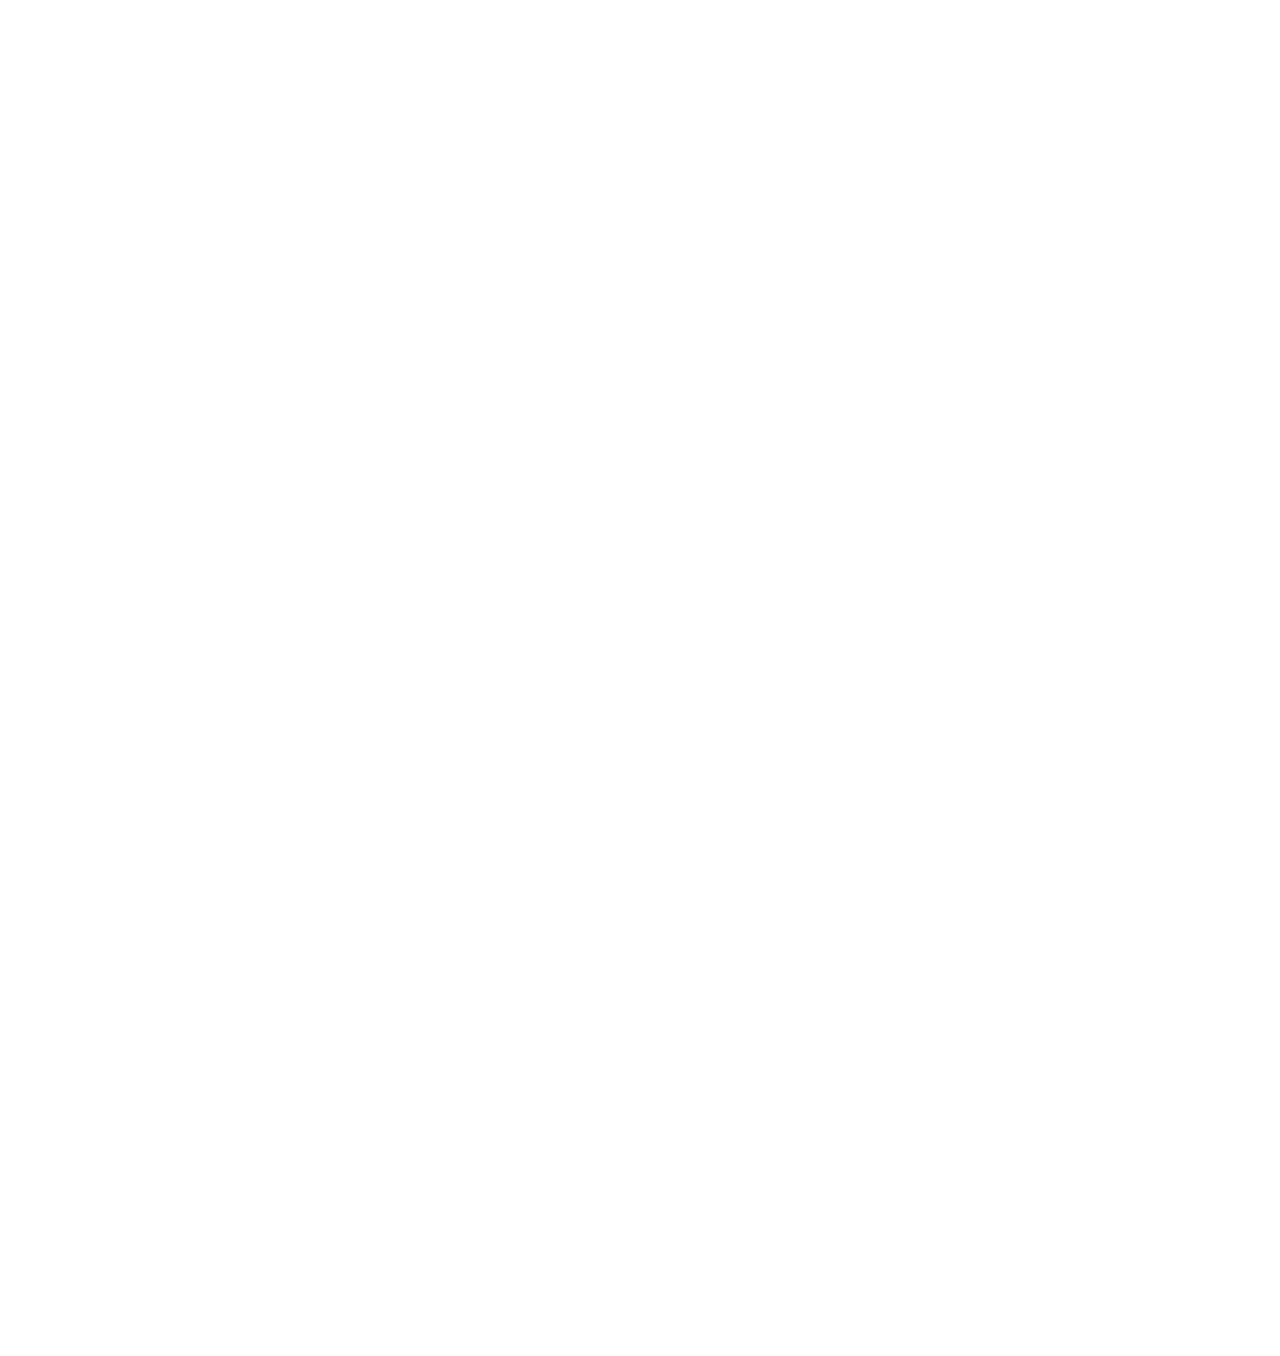
<file: part3/The_Return_of_the_King.html>
<!DOCTYPE html>
<html lang="en">

<head>
    <meta charset="UTF-8">
    <meta name="viewport" content="width=device-width, initial-scale=1.0">
    <link href="https://cdn.jsdelivr.net/npm/bootstrap@5.3.2/dist/css/bootstrap.min.css" rel="stylesheet"
          integrity="sha384-T3c6CoIi6uLrA9TneNEoa7RxnatzjcDSCmG1MXxSR1GAsXEV/Dwwykc2MPK8M2HN" crossorigin="anonymous">
    <link href='https://unpkg.com/boxicons@2.1.4/css/boxicons.min.css' rel='stylesheet'>
    <script src="https://cdn.jsdelivr.net/npm/bootstrap@5.0.2/dist/js/bootstrap.bundle.min.js"
            integrity="sha384-MrcW6ZMFYlzcLA8Nl+NtUVF0sA7MsXsP1UyJoMp4YLEuNSfAP+JcXn/tWtIaxVXM"
            crossorigin="anonymous"></script>
    <meta http-equiv="X-UA-Compatible" content="IE=edge">
    <link rel="stylesheet" href="style-part3.css">
    <title>The Lord of the Rings</title>
</head>

<body>

<div class="overlay"></div>

<!-- Sidebar -->
<div class="sidebar">
    <a href="#" class="logo">
        <i class='bx bx-camera-movie'></i>
        <div class="logo-name"><span>Lord</span>/Rings</div>
    </a>
    <ul class="side-menu">
        <li><a href="../part1/The_Fellowship_of_the_Ring.html"><i class='bx bx-slideshow'></i>Part 1</a></li>
        <li><a href="../part2/The_Two_Towers.html"><i class='bx bx-slideshow'></i>Part 2</a></li>
        <li class="active"><a href="#"><i class='bx bx-film'></i>Part 3</a></li>
        <li><a href="../index.html"><i class='bx bx-map-alt'></i>Analytics</a></li>
        <li><a href="../books/books.html"><i class='bx bx-book'></i>Books</a></li>
        <li><a href="../snake/snake.html"><i class='bx bx-game'></i>Snake</a></li>
        <li><a href="../developers/developers.html"><i class='bx bx-group'></i>Developers</a></li>

        <li><a href="quest/mainquest.html"><i class='bx bx-group'></i>Quest</a></li>
    </ul>
    <ul class="side-menu">
        <li>
            <a href="https://i.pinimg.com/originals/4f/22/87/4f228760e41f20cb2c55495ae492b37b.gif" class="logout">
                <i class='bx bx-log-out-circle'></i>
                Logout
            </a>
        </li>
    </ul>
</div>
<!-- End of Sidebar -->

<!-- Main Content -->
<div class="content">
    <!-- Navbar -->
    <nav>
        <i class='bx bx-menu'></i>
        <form action="#">

        </form>
        <input type="checkbox" id="theme-toggle" hidden>
        <label for="theme-toggle" class="theme-toggle"></label>
        <a href="https://www.nytimes.com/" class="notif">
            <i class='bx bx-bell'></i>
            <span class="count">31</span>
        </a>
        <a href="#" class="profile">
            <img src="../images/icon2.png" alt="">
        </a>
    </nav>

    <!-- End of Navbar -->

    <main>
        <div class="container mx-auto" style="min-height: 100vh;">
            <div class="card mx-auto mt-4" style="width: 18rem;">
                <img src="img/aboutph.jpg" class="card-img-top" style="height: 450px;">
                <div class="card-body">
                    <p class="card-text">The Lord of the Rings: The Return of the King.</p>
                </div>
            </div>

            <!-- Additional Cards -->
            <section id="lor">
                <div class="row">
                    <div class="col-md-3">
                        <div class="card mt-4" style="width: 18rem;">
                            <img src="img/1.jpg" class="card-img-top" style="height: 450px;">
                            <div class="card-body">
                                <p class="card-text">Prologue</p>
                            </div>
                        </div>
                    </div>
                    <div class="col-md-3">
                        <div class="card mt-4" style="width: 18rem;">
                            <img src="img/2.jpg" class="card-img-top" style="height: 450px;">
                            <div class="card-body">
                                <p class="card-text">Gollum's Origins</p>
                            </div>
                        </div>
                    </div>
                    <div class="col-md-3">
                        <div class="card mt-4" style="width: 18rem;">
                            <img src="img/3.jpg" class="card-img-top" style="height: 450px;">
                            <div class="card-body">
                                <p class="card-text">Aragorn's Coronation</p>
                            </div>
                        </div>
                    </div>
                    <div class="col-md-3">
                        <div class="card mt-4" style="width: 18rem;">
                            <img src="img/4.jpg" class="card-img-top" style="height: 450px;">
                            <div class="card-body">
                                <p class="card-text">The Battle of Pelennor Fields</p>
                            </div>
                        </div>
                    </div>

                    <!-- Add more cards below as needed -->
                    <div class="col-md-3">
                        <div class="card mt-4" style="width: 18rem;">
                            <img src="img/5.jpg" class="card-img-top" style="height: 450px;">
                            <div class="card-body">
                                <p class="card-text">Sam and Frodo in Mordor</p>
                            </div>
                        </div>
                    </div>
                    <div class="col-md-3">
                        <div class="card mt-4" style="width: 18rem;">
                            <img src="img/6.jpg" class="card-img-top" style="height: 450px;">
                            <div class="card-body">
                                <p class="card-text">Aragorn's Leadership</p>
                            </div>
                        </div>
                    </div>
                    <div class="col-md-3">
                        <div class="card mt-4" style="width: 18rem;">
                            <img src="img/7.jpg" class="card-img-top" style="height: 450px;">
                            <div class="card-body">
                                <p class="card-text">The Destruction of the Ring</p>
                            </div>
                        </div>
                    </div>
                    <div class="col-md-3">
                        <div class="card mt-4" style="width: 18rem;">
                            <img src="img/8.jpg" class="card-img-top" style="height: 450px;">
                            <div class="card-body">
                                <p class="card-text">The Eagles Rescue</p>
                            </div>
                        </div>
                    </div>
                    <div class="col-md-3">
                        <div class="card mt-4" style="width: 18rem;">
                            <img src="img/9.jpg" class="card-img-top" style="height: 450px;">
                            <div class="card-body">
                                <p class="card-text">The Coronation of Aragorn</p>
                            </div>
                        </div>
                    </div>
                    <div class="col-md-3">
                        <div class="card mt-4" style="width: 18rem;">
                            <img src="img/10.jpg" class="card-img-top" style="height: 450px;">
                            <div class="card-body">
                                <p class="card-text">The Departure of the Elves</p>
                            </div>
                        </div>
                    </div>
                    <div class="col-md-3">
                        <div class="card mt-4" style="width: 18rem;">
                            <img src="img/11.jpg" class="card-img-top" style="height: 450px;">
                            <div class="card-body">
                                <p class="card-text">Farewells and Departures</p>
                            </div>
                        </div>
                    </div>
                    <div class="col-md-3">
                        <div class="card mt-4" style="width: 18rem;">
                            <img src="img/12.jpg" class="card-img-top" style="height: 450px;">
                            <div class="card-body">
                                <p class="card-text">The Last Words of Sam</p>
                            </div>
                        </div>
                    </div>

                </div>
            </section>
        </div>

        <div class="modal fade" id="movieModal" tabindex="-1" aria-labelledby="movieModalLabel" aria-hidden="true">
            <div class="modal-dialog">
                <div class="modal-content">
                    <div class="modal-header">
                        <h5 class="modal-title" id="movieModalLabel">Movie Title</h5>
                        <button type="button" class="btn-close" data-bs-dismiss="modal" aria-label="Close"></button>
                    </div>
                    <div class="modal-body" id="movieModalBody">
                        Movie Description Here
                    </div>
                    <div class="modal-footer">
                        <button type="button" class="btn btn-secondary" data-bs-dismiss="modal">Close</button>
                    </div>
                </div>
            </div>
        </div>


        <br><br><br>


        <div id="carouselExampleIndicators" class="carousel slide" data-bs-ride="carousel">
            <div class="carousel-indicators">
                <button type="button" data-bs-target="#carouselExampleIndicators" data-bs-slide-to="0" class="active"
                        aria-current="true" aria-label="Slide 1"></button>
                <button type="button" data-bs-target="#carouselExampleIndicators" data-bs-slide-to="1"
                        aria-label="Slide 2"></button>
                <button type="button" data-bs-target="#carouselExampleIndicators" data-bs-slide-to="2"
                        aria-label="Slide 3"></button>
            </div>
            <div class="carousel-inner">
                <div class="carousel-item active">
                    <img src="img/onekart.jpeg" class="d-block w-100" alt="...">
                </div>
                <div class="carousel-item">
                    <img src="img/second.jpeg" class="d-block w-100" alt="...">
                </div>
                <div class="carousel-item">
                    <img src="img/tretikart.jpeg" class="d-block w-100" alt="...">
                </div>
            </div>
            <button class="carousel-control-prev" type="button" data-bs-target="#carouselExampleIndicators"
                    data-bs-slide="prev">
                <span class="carousel-control-prev-icon" aria-hidden="true"></span>
                <span class="visually-hidden">Previous</span>
            </button>
            <button class="carousel-control-next" type="button" data-bs-target="#carouselExampleIndicators"
                    data-bs-slide="next">
                <span class="carousel-control-next-icon" aria-hidden="true"></span>
                <span class="visually-hidden">Next</span>
            </button>
        </div>


        <br><br><br>

        <h2>Trailer</h2>
        <div class="embed-responsive embed-responsive-16by9">
            <iframe width="560" height="315" src="https://www.youtube.com/embed/r5X-hFf6Bwo?si=ps_Pzixg4neUXnZI"
                    title="YouTube video player"
                    allow="accelerometer; autoplay; clipboard-write; encrypted-media; gyroscope; picture-in-picture; web-share"
                    allowfullscreen></iframe>
        </div>

        <footer class="bg-dark text-white text-center py-3">
            <p>&copy; 2023 The Lord of the Rings Fan Club</p>
        </footer>

    </main>

</div>

<script src="index-part3.js"></script>
</body>

</html>
</file>
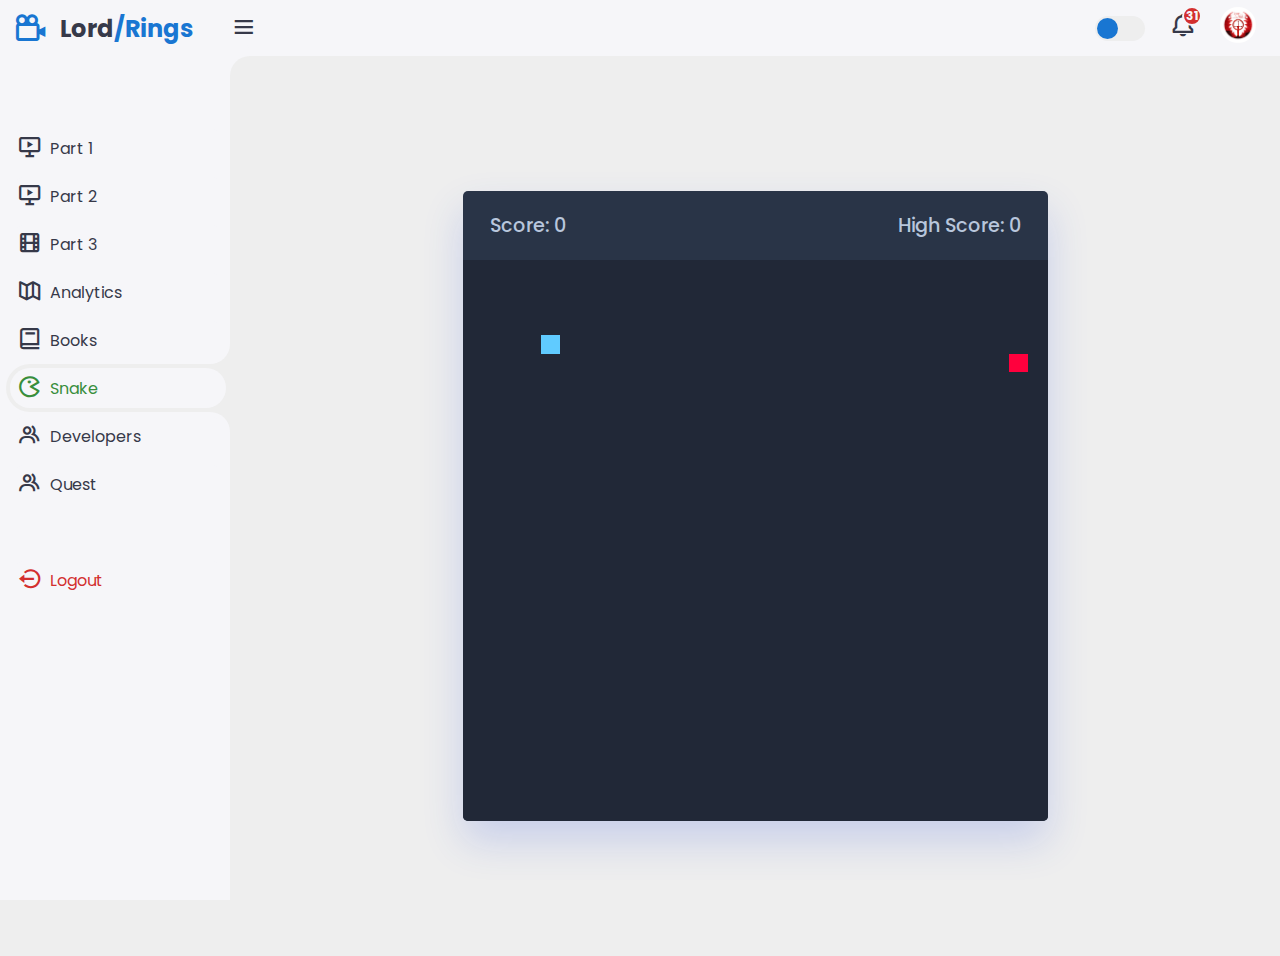
<file: snake/snake.html>
<!DOCTYPE html>
<html lang="en">

<head>
    <meta charset="UTF-8">
    <meta name="viewport" content="width=device-width, initial-scale=1.0">
    <link href="https://cdn.jsdelivr.net/npm/bootstrap@5.3.2/dist/css/bootstrap.min.css" rel="stylesheet"
          integrity="sha384-T3c6CoIi6uLrA9TneNEoa7RxnatzjcDSCmG1MXxSR1GAsXEV/Dwwykc2MPK8M2HN" crossorigin="anonymous">
    <link href='https://unpkg.com/boxicons@2.1.4/css/boxicons.min.css' rel='stylesheet'>
    <link rel="stylesheet" href="snake.css">
    <title>The Lord of the Rings</title>
</head>

<body>

<div class="overlay"></div>

<!-- Sidebar -->
<div class="sidebar">
    <a href="#" class="logo">
        <i class='bx bx-camera-movie'></i>
        <div class="logo-name"><span>Lord</span>/Rings</div>
    </a>
    <ul class="side-menu">
        <li><a href="../part1/The_Fellowship_of_the_Ring.html"><i class='bx bx-slideshow'></i>Part 1</a></li>
        <li><a href="../part2/The_Two_Towers.html"><i class='bx bx-slideshow'></i>Part 2</a></li>
        <li><a href="../part3/The_Return_of_the_King.html"><i class='bx bx-film'></i>Part 3</a></li>
        <li><a href="../index.html"><i class='bx bx-map-alt'></i>Analytics</a></li>
        <li><a href="../books/books.html"><i class='bx bx-book'></i>Books</a></li>
        <li class="active"><a href="#"><i class='bx bx-game'></i>Snake</a></li>
        <li><a href="../developers/developers.html"><i class='bx bx-group'></i>Developers</a></li>

        <li><a href="quest/mainquest.html"><i class='bx bx-group'></i>Quest</a></li>
    </ul>
    <ul class="side-menu">
        <li>
            <a href="https://i.pinimg.com/originals/4f/22/87/4f228760e41f20cb2c55495ae492b37b.gif" class="logout">
                <i class='bx bx-log-out-circle'></i>
                Logout
            </a>
        </li>
    </ul>
</div>
<!-- End of Sidebar -->

<!-- Main Content -->
<div class="content">
    <!-- Navbar -->
    <nav>
        <i class='bx bx-menu'></i>
        <form action="#">

        </form>
        <input type="checkbox" id="theme-toggle" hidden>
        <label for="theme-toggle" class="theme-toggle"></label>
        <a href="https://www.nytimes.com/" class="notif">
            <i class='bx bx-bell'></i>
            <span class="count">31</span>
        </a>
        <a href="#" class="profile">
            <img src="../images/icon2.png" alt="">
        </a>
    </nav>

    <!-- End of Navbar -->

    <main>

        <div class="container mx-auto" style="min-height: 100vh;">
            <div class="wrapper">
                <div class="game-details">
                    <span class="score">Score: 0</span>
                    <span class="high-score">High Score: 0</span>
                </div>

                <div class="play-board"></div>

                <div class="controls">
                    <i data-key="ArrowLeft" class="fa-solid fa-arrow-left-long"></i>
                    <i data-key="ArrowUp" class="fa-solid fa-arrow-up-long"></i>
                    <i data-key="ArrowRight" class="fa-solid fa-arrow-right-long"></i>
                    <i data-key="ArrowDown" class="fa-solid fa-arrow-down-long"></i>
                </div>

            </div>
        </div>
    </main>

</div>

<script src="snake.js"></script>
</body>

</html>
</file>
<file: style.css>
@import url('https://fonts.googleapis.com/css2?family=Poppins:wght@300;400;500;600;700;800&display=swap');

:root {
    --light: #f6f6f9;
    --primary: #1976D2;
    --light-primary: #CFE8FF;
    --grey: #eee;
    --dark-grey: #AAAAAA;
    --dark: #363949;
    --danger: #D32F2F;
    --light-danger: #FECDD3;
    --warning: #FBC02D;
    --light-warning: #FFF2C6;
    --success: #388E3C;
    --light-success: #BBF7D0;
}

button {
    background-color: #007bff;
    color: white;
    border: none;
    padding: 10px 20px;
    cursor: pointer;
}

button:hover {
    background-color: #0056b3;
}

a {
    color: white;
    text-decoration: none;
}

.tooltip {
    background-color: #007bff;
    color: white;
    border: none;
    padding: 10px 20px;
    cursor: pointer;
}

/* Style the tooltip hover effect */
.tooltip:hover {
    background-color: #0056b3;
}

*{
    margin: 0;
    padding: 0;
    box-sizing: border-box;
    font-family: 'Poppins', sans-serif;
}

.bx{
    font-size: 1.7rem;
}

a{
    text-decoration: none;
}

li{
    list-style: none;
}

html{
    overflow-x: hidden;
}

body.dark{
    --light: #181a1e;
    --grey: #25252c;
    --dark: #fbfbfb
}

body{
    background: var(--grey);
    overflow-x: hidden;
}

.sidebar{
    position: fixed;
    top: 0;
    left: 0;
    background: var(--light);
    width: 230px;
    height: 100%;
    z-index: 2000;
    overflow-x: hidden;
    scrollbar-width: none;
    transition: all 0.3s ease;
}

.sidebar::-webkit-scrollbar{
    display: none;
}

.sidebar.close{
    width: 51px;
}

.sidebar .logo{
    font-size: 24px;
    font-weight: 700;
    height: 56px;
    display: flex;
    align-items: center;
    color: var(--primary);
    z-index: 500;
    padding-bottom: 20px;
    box-sizing: content-box;
}

.sidebar .logo .logo-name span{
    color: var(--dark);
}

.sidebar .logo .bx{
    min-width: 60px;
    display: flex;
    justify-content: center;
    font-size: 2.2rem;
}

.sidebar .side-menu{
    width: 100%;
    margin-top: 48px;
}

.sidebar .side-menu li{
    height: 48px;
    background: transparent;
    margin-left: 6px;
    border-radius: 48px 0 0 48px;
    padding: 4px;
}

.sidebar .side-menu li.active{
    background: var(--grey);
    position: relative;
}

.sidebar .side-menu li.active::before{
    content: "";
    position: absolute;
    width: 40px;
    height: 40px;
    border-radius: 50%;
    top: -40px;
    right: 0;
    box-shadow: 20px 20px 0 var(--grey);
    z-index: -1;
}

.sidebar .side-menu li.active::after{
    content: "";
    position: absolute;
    width: 40px;
    height: 40px;
    border-radius: 50%;
    bottom: -40px;
    right: 0;
    box-shadow: 20px -20px 0 var(--grey);
    z-index: -1;
}

.sidebar .side-menu li a{
    width: 100%;
    height: 100%;
    background: var(--light);
    display: flex;
    align-items: center;
    border-radius: 48px;
    font-size: 16px;
    color: var(--dark);
    white-space: nowrap;
    overflow-x: hidden;
    transition: all 0.3s ease;
}

.sidebar .side-menu li.active a{
    color: var(--success);
}

.sidebar.close .side-menu li a{
    width: calc(40px - (4px * 2));
    transition: all 0.3s ease;
}

.sidebar .side-menu li a .bx{
    min-width: calc(60px - ((4px + 6px) * 2));
    display: flex;
    font-size: 1.6rem;
    justify-content: center;
}

.sidebar .side-menu li a.logout{
    color: var(--danger);
}

.content{
    position: relative;
    width: calc(100% - 230px);
    left: 230px;
    transition: all 0.3s ease;
}

.sidebar.close~.content{
    width: calc(100% - 51px);
    left: 51px;
}

.content nav{
    height: 56px;
    background: var(--light);
    padding: 0 24px 0 0;
    display: flex;
    align-items: center;
    grid-gap: 24px;
    position: sticky;
    top: 0;
    left: 0;
    z-index: 1000;
}

.content nav::before{
    content: "";
    position: absolute;
    width: 40px;
    height: 40px;
    bottom: -40px;
    left: 0;
    border-radius: 50%;
    box-shadow: -20px -20px 0 var(--light);
}

.content nav a{
    color: var(--dark);
}

.content nav .bx.bx-menu{
    cursor: pointer;
    color: var(--dark);
}

.content nav form{
    max-width: 400px;
    width: 100%;
    margin-right: auto;
}

.content nav form .form-input{
    display: flex;
    align-items: center;
    height: 36px;
}

.content nav form .form-input input{
    flex-grow: 1;
    padding: 0 16px;
    height: 100%;
    border: none;
    background: var(--grey);
    border-radius: 36px 0 0 36px;
    outline: none;
    width: 100%;
    color: var(--dark);
}

.content nav form .form-input button{
    width: 80px;
    height: 100%;
    display: flex;
    justify-content: center;
    align-items: center;
    background: var(--primary);
    color: var(--light);
    font-size: 18px;
    border: none;
    outline: none;
    border-radius: 0 36px 36px 0;
    cursor: pointer;
}

.content nav .notif{
    font-size: 20px;
    position: relative;
}

.content nav .notif .count{
    position: absolute;
    top: -6px;
    right: -6px;
    width: 20px;
    height: 20px;
    background: var(--danger);
    border-radius: 50%;
    color: var(--light);
    border: 2px solid var(--light);
    font-weight: 700;
    font-size: 12px;
    display: flex;
    align-items: center;
    justify-content: center;
}

.content nav .profile img{
    width: 36px;
    height: 36px;
    object-fit: cover;
    border-radius: 50%;
}

.content nav .theme-toggle{
    display: block;
    min-width: 50px;
    height: 25px;
    background: var(--grey);
    cursor: pointer;
    position: relative;
    border-radius: 25px;
}

.content nav .theme-toggle::before{
    content: "";
    position: absolute;
    top: 2px;
    left: 2px;
    bottom: 2px;
    width: calc(25px - 4px);
    background: var(--primary);
    border-radius: 50%;
    transition: all 0.3s ease;
}

.content nav #theme-toggle:checked+.theme-toggle::before{
    left: calc(100% - (25px - 4px) - 2px);
}

.content main{
    width: 100%;
    padding: 36px 24px;
    max-height: calc(100vh - 56px);
}

.content main .header{
    display: flex;
    align-items: center;
    justify-content: space-between;
    grid-gap: 16px;
    flex-wrap: wrap;
}

.content main .header .left h1{
    font-size: 36px;
    font-weight: 600;
    margin-bottom: 10px;
    color: var(--dark);
}

.content main .header .left .breadcrumb{
    display: flex;
    align-items: center;
    grid-gap: 16px;
}

.content main .header .left .breadcrumb li{
    color: var(--dark);
}

.content main .header .left .breadcrumb li a{
    color: var(--dark-grey);
    pointer-events: none;
}

.content main .header .left .breadcrumb li a.active{
    color: var(--primary);
    pointer-events: none;
}

.content main .header .report{
    height: 36px;
    padding: 0 16px;
    border-radius: 36px;
    background: var(--primary);
    color: var(--light);
    display: flex;
    align-items: center;
    justify-content: center;
    grid-gap: 10px;
    font-weight: 500;
}

.content main .insights{
    display: grid;
    grid-template-columns: repeat(auto-fit, minmax(240px, 1fr));
    grid-gap: 24px;
    margin-top: 36px;
}

.content main .insights li{
    padding: 24px;
    background: var(--light);
    border-radius: 20px;
    display: flex;
    align-items: center;
    grid-gap: 24px;
    cursor: pointer;
}

.content main .insights li .bx{
    width: 80px;
    height: 80px;
    border-radius: 10px;
    font-size: 36px;
    display: flex;
    align-items: center;
    justify-content: center;
}

.content main .insights li:nth-child(1) .bx{
    background: var(--light-primary);
    color: var(--primary);
}

.content main .insights li:nth-child(2) .bx{
    background: var(--light-warning);
    color: var(--warning);
}

.content main .insights li:nth-child(3) .bx{
    background: var(--light-success);
    color: var(--success);
}

.content main .insights li:nth-child(4) .bx{
    background: var(--light-danger);
    color: var(--danger);
}

.content main .insights li .info h3{
    font-size: 24px;
    font-weight: 600;
    color: var(--dark);
}

.content main .insights li .info p{
    color: var(--dark);
}

.content main .bottom-data{
    display: flex;
    flex-wrap: wrap;
    grid-gap: 24px;
    margin-top: 24px;
    width: 100%;
    color: var(--dark);
}

.content main .bottom-data>div{
    border-radius: 20px;
    background: var(--light);
    padding: 24px;
    overflow-x: auto;
}

.content main .bottom-data .header{
    display: flex;
    align-items: center;
    grid-gap: 16px;
    margin-bottom: 24px;
}

.content main .bottom-data .header h3{
    margin-right: auto;
    font-size: 24px;
    font-weight: 600;
}

.content main .bottom-data .header .bx{
    cursor: pointer;
}

.content main .bottom-data .orders{
    flex-grow: 1;
    flex-basis: 500px;
}

.content main .bottom-data .orders table{
    width: 100%;
    border-collapse: collapse;
}

.content main .bottom-data .orders table th{
    padding-bottom: 12px;
    font-size: 13px;
    text-align: left;
    border-bottom: 1px solid var(--grey);
}

.content main .bottom-data .orders table td{
    padding: 16px 0;
}

.content main .bottom-data .orders table tr td:first-child{
    display: flex;
    align-items: center;
    grid-gap: 12px;
    padding-left: 6px;
}

.content main .bottom-data .orders table td img{
    width: 36px;
    height: 36px;
    border-radius: 50%;
    object-fit: cover;
}

.content main .bottom-data .orders table tbody tr{
    cursor: pointer;
    transition: all 0.3s ease;
}

.content main .bottom-data .orders table tbody tr:hover{
    background: var(--grey);
}

.content main .bottom-data .orders table tr td .status{
    font-size: 10px;
    padding: 6px 16px;
    color: var(--light);
    border-radius: 20px;
    font-weight: 700;
}

.content main .bottom-data .orders table tr td .status.completed{
    background: var(--success);
}

.content main .bottom-data .orders table tr td .status.process{
    background: var(--primary);
}

.content main .bottom-data .orders table tr td .status.pending{
    background: var(--warning);
}

.content main .bottom-data .reminders{
    flex-grow: 1;
    flex-basis: 300px;
}

.content main .bottom-data .reminders .task-list{
    width: 100%;
}

.content main .bottom-data .reminders .task-list li{
    width: 100%;
    margin-bottom: 16px;
    background: var(--grey);
    padding: 14px 10px;
    border-radius: 10px;
    display: flex;
    align-items: center;
    justify-content: space-between;
}

.content main .bottom-data .reminders .task-list li .task-title{
    display: flex;
    align-items: center;
}

.content main .bottom-data .reminders .task-list li .task-title p{
    margin-left: 6px;
}

.content main .bottom-data .reminders .task-list li .bx{
    cursor: pointer;
}

.content main .bottom-data .reminders .task-list li.completed{
    border-left: 10px solid var(--success);
}

.content main .bottom-data .reminders .task-list li.not-completed{
    border-left: 10px solid var(--danger);
}

.content main .bottom-data .reminders .task-list li:last-child{
    margin-bottom: 0;
}

@media screen and (max-width: 768px) {
    .sidebar{
        width: 200px;
    }

    .content{
        width: calc(100% - 60px);
        left: 200px;
    }

}

@media screen and (max-width: 576px) {

    .content nav form .form-input input{
        display: none;
    }

    .content nav form .form-input button{
        width: auto;
        height: auto;
        background: transparent;
        color: var(--dark);
        border-radius: 0;
    }

    .content nav form.show .form-input input{
        display: block;
        width: 100%;
    }

    .content nav form.show .form-input button{
        width: 36px;
        height: 100%;
        color: var(--light);
        background: var(--danger);
        border-radius: 0 36px 36px 0;
    }

    .content nav form.show~.notif, .content nav form.show~.profile{
        display: none;
    }

    .content main .insights {
        grid-template-columns: 1fr;
    }

    .content main .bottom-data .header{
        min-width: 340px;
    }

    .content main .bottom-data .orders table{
        min-width: 340px;
    }

    .content main .bottom-data .reminders .task-list{
        min-width: 340px;
    }

}
</file>
<file: books/books.css>
@import url('https://fonts.googleapis.com/css2?family=Poppins:wght@300;400;500;600;700;800&display=swap');

:root {
    --light: #f6f6f9;
    --primary: #1976D2;
    --light-primary: #CFE8FF;
    --grey: #eee;
    --dark-grey: #AAAAAA;
    --dark: #363949;
    --danger: #D32F2F;
    --light-danger: #FECDD3;
    --warning: #FBC02D;
    --light-warning: #FFF2C6;
    --success: #388E3C;
    --light-success: #BBF7D0;
}
.dropdown{
    margin-top: 20px;
    color: #60cbff;
}
*{
    margin: 0;
    padding: 0;
    box-sizing: border-box;
    font-family: 'Poppins', sans-serif;
}

.bx{
    font-size: 1.7rem;
}

a{
    text-decoration: none;
}

li{
    list-style: none;
}

html{
    overflow-x: hidden;
}

body.dark{
    --light: #181a1e;
    --grey: #25252c;
    --dark: #fbfbfb
}

body{
    background: var(--grey);
    overflow-x: hidden;
}

.sidebar{
    position: fixed;
    top: 0;
    left: 0;
    background: var(--light);
    width: 230px;
    height: 100%;
    z-index: 2000;
    overflow-x: hidden;
    scrollbar-width: none;
    transition: all 0.3s ease;
}

.sidebar::-webkit-scrollbar{
    display: none;
}

.sidebar.close{
    width: 60px;
}

.sidebar .logo{
    font-size: 24px;
    font-weight: 700;
    height: 56px;
    display: flex;
    align-items: center;
    color: var(--primary);
    z-index: 500;
    padding-bottom: 20px;
    box-sizing: content-box;
}

.sidebar .logo .logo-name span{
    color: var(--dark);
}

.sidebar .logo .bx{
    min-width: 60px;
    display: flex;
    justify-content: center;
    font-size: 2.2rem;
}

.sidebar .side-menu{
    width: 100%;
    margin-top: 48px;
}

.sidebar .side-menu li{
    height: 48px;
    background: transparent;
    margin-left: 6px;
    border-radius: 48px 0 0 48px;
    padding: 4px;
}

.sidebar .side-menu li.active{
    background: var(--grey);
    position: relative;
}

.sidebar .side-menu li.active::before{
    content: "";
    position: absolute;
    width: 40px;
    height: 40px;
    border-radius: 50%;
    top: -40px;
    right: 0;
    box-shadow: 20px 20px 0 var(--grey);
    z-index: -1;
}

.sidebar .side-menu li.active::after{
    content: "";
    position: absolute;
    width: 40px;
    height: 40px;
    border-radius: 50%;
    bottom: -40px;
    right: 0;
    box-shadow: 20px -20px 0 var(--grey);
    z-index: -1;
}

.sidebar .side-menu li a{
    width: 100%;
    height: 100%;
    background: var(--light);
    display: flex;
    align-items: center;
    border-radius: 48px;
    font-size: 16px;
    color: var(--dark);
    white-space: nowrap;
    overflow-x: hidden;
    transition: all 0.3s ease;
}

.sidebar .side-menu li.active a{
    color: var(--success);
}

.sidebar.close .side-menu li a{
    width: calc(48px - (4px * 2));
    transition: all 0.3s ease;
}

.sidebar .side-menu li a .bx{
    min-width: calc(60px - ((4px + 6px) * 2));
    display: flex;
    font-size: 1.6rem;
    justify-content: center;
}

.sidebar .side-menu li a.logout{
    color: var(--danger);
}

.content{
    position: relative;
    width: calc(100% - 230px);
    left: 230px;
    transition: all 0.3s ease;
}

.sidebar.close~.content{
    width: calc(100% - 60px);
    left: 60px;
}

.content nav{
    height: 56px;
    background: var(--light);
    padding: 0 24px 0 0;
    display: flex;
    align-items: center;
    grid-gap: 24px;
    position: sticky;
    top: 0;
    left: 0;
    z-index: 1000;
}

.content nav::before{
    content: "";
    position: absolute;
    width: 40px;
    height: 40px;
    bottom: -40px;
    left: 0;
    border-radius: 50%;
    box-shadow: -20px -20px 0 var(--light);
}

.content nav a{
    color: var(--dark);
}

.content nav .bx.bx-menu{
    cursor: pointer;
    color: var(--dark);
}

.content nav form{
    max-width: 400px;
    width: 100%;
    margin-right: auto;
}

.content nav form .form-input{
    display: flex;
    align-items: center;
    height: 36px;
}

.content nav form .form-input input{
    flex-grow: 1;
    padding: 0 16px;
    height: 100%;
    border: none;
    background: var(--grey);
    border-radius: 36px 0 0 36px;
    outline: none;
    width: 100%;
    color: var(--dark);
}

.content nav form .form-input button{
    width: 80px;
    height: 100%;
    display: flex;
    justify-content: center;
    align-items: center;
    background: var(--primary);
    color: var(--light);
    font-size: 18px;
    border: none;
    outline: none;
    border-radius: 0 36px 36px 0;
    cursor: pointer;
}

.content nav .notif{
    font-size: 20px;
    position: relative;
}

.content nav .notif .count{
    position: absolute;
    top: -6px;
    right: -6px;
    width: 20px;
    height: 20px;
    background: var(--danger);
    border-radius: 50%;
    color: var(--light);
    border: 2px solid var(--light);
    font-weight: 700;
    font-size: 12px;
    display: flex;
    align-items: center;
    justify-content: center;
}

.content nav .profile img{
    width: 36px;
    height: 36px;
    object-fit: cover;
    border-radius: 50%;
}

.content nav .theme-toggle{
    display: block;
    min-width: 50px;
    height: 25px;
    background: var(--grey);
    cursor: pointer;
    position: relative;
    border-radius: 25px;
}

.content nav .theme-toggle::before{
    content: "";
    position: absolute;
    top: 2px;
    left: 2px;
    bottom: 2px;
    width: calc(25px - 4px);
    background: var(--primary);
    border-radius: 50%;
    transition: all 0.3s ease;
}

.content nav #theme-toggle:checked+.theme-toggle::before{
    left: calc(100% - (25px - 4px) - 2px);
}


.ct1{
    background-color: #ffff;
    height: 85px;
    box-shadow: 0 4px 5px 0 rgba(191, 122, 122, 0.71);
    -webkit-box-shadow: 0 4px 5px 0 rgba(191, 122, 122, 0.71);
    -moz-box-shadow: 0 4px 5px 0 rgba(191, 122, 122, 0.71);
}


.nav-img{
    width: 57px;
    margin: 20px 30px 20px 40px;
}


.nav2{

    margin-left: 45%;
    padding: 9px;
}

.bt{
    text-align: center;
    margin: 15px;
    border-radius: 20px;


}

.btn-dark:hover{
    background-color: rgba(0, 0, 0, 0.7);
}

.btn-light:hover{

    background-color:  rgba(0, 0, 0, 0.06);;
}

.product-left-img{
    width: 45%;
}

.ct2{
    padding: 30px 55px 30px 55px;
}

.product-left-img{
    width: 100%;
}

.prd-right{
    text-align: center;
    margin-top: 6%;
}



.heading{
    font-size: 28px;
    font-weight: 600;
    padding-bottom: 25px;

}

.main-txt{
    font-size: 23px;
    font-weight: 450;

}
.bt1{
    background-color: #d4e9e2;
    color: black;
    padding: 7px 26px 7px 30px;
}

.bt2{
    background-color: #006241;
    color: #ffff;
    padding: 7px 26px 7px 30px;
}

.box{

    margin-left: 25px;
    margin-right: 25px;

}
.heading1{
    padding-top: 80px;
    font-size: 3.4rem;

}

.main1{
    font-weight: 500 ;
    text-align: center;
    margin-left: 60px;
    margin-right: 50px;
}

.info1{

    margin: 3% 30% 5%;
    font-size: 0.8rem;
    text-align: center;
    font-weight: 500;

}


.footer-container {
    width: 100%;
    max-width: 1440px;
    margin: 0 auto;
    padding: 0 30px 30px;
}

.social {
    display: flex;
    align-items: center;
    margin: 20px 0;
}

.social img {
    width: 35px;
    height: 35px;
}

.social a {
    text-decoration: none;
    margin-right: 20px;
}

.divider {
    width: 95%;
    height: 1px;
    background-color: #ccc;
    margin: 40px auto;
}
</file>
<file: developers/developers.css>
@import url('https://fonts.googleapis.com/css2?family=Poppins:wght@300;400;500;600;700;800&display=swap');

:root {
    --light: #f6f6f9;
    --primary: #1976D2;
    --light-primary: #CFE8FF;
    --grey: #eee;
    --dark-grey: #AAAAAA;
    --dark: #363949;
    --danger: #D32F2F;
    --light-danger: #FECDD3;
    --warning: #FBC02D;
    --light-warning: #FFF2C6;
    --success: #388E3C;
    --light-success: #BBF7D0;
}
.smaller-image {
    max-width: 50px;
    max-height: 50px;
}

*{
    margin: 0;
    padding: 0;
    box-sizing: border-box;
    font-family: 'Poppins', sans-serif;
}


section {
    background-color: #5e4328;
    margin: 30px 0;
    padding: 20px;
    border-radius: 5px;
    box-shadow: 0 0 10px rgb(34, 139, 34);
}

#story{
    color: white;
}


.bx{
    font-size: 1.7rem;
}

a{
    text-decoration: none;
}

li{
    list-style: none;
}

html{
    overflow-x: hidden;
}

body.dark{
    --light: #181a1e;
    --grey: #25252c;
    --dark: #fbfbfb
}

body{
    background-image: url("../images/map.jpg");
    overflow-x: hidden;
    z-index: -2;
}

.overlay {
    position: absolute; /* Position the overlay absolutely */
    top: 0;
    left: 0;
    width: 100%;
    height: 100%; /* Cover the entire screen */
    background-color: rgba(0, 0, 0, 0.4); /* Semi-transparent black (adjust the alpha value for the desired opacity) */
}

.sidebar{
    position: fixed;
    top: 0;
    left: 0;
    background: var(--light);
    width: 230px;
    height: 100%;
    z-index: 5;
    overflow-x: hidden;
    scrollbar-width: none;
    transition: all 0.3s ease;
}

.sidebar::-webkit-scrollbar{
    display: none;
}

.sidebar.close{
    width: 51px;
}

.sidebar .logo{
    font-size: 24px;
    font-weight: 700;
    height: 56px;
    display: flex;
    align-items: center;
    color: var(--primary);
    z-index: 3;
    padding-bottom: 20px;
    box-sizing: content-box;
}

.sidebar .logo .logo-name span{
    color: var(--dark);
}

.sidebar .logo .bx{
    min-width: 60px;
    display: flex;
    justify-content: center;
    font-size: 2.2rem;
}

.sidebar .side-menu{
    width: 100%;
    margin-top: 48px;
}

.sidebar .side-menu li{
    height: 48px;
    background: transparent;
    margin-left: 6px;
    border-radius: 48px 0 0 48px;
    padding: 4px;
}

.sidebar .side-menu li.active{
    background: var(--grey);
    position: relative;
}

.sidebar .side-menu li.active::before{
    content: "";
    position: absolute;
    width: 40px;
    height: 40px;
    border-radius: 50%;
    top: -40px;
    right: 0;
    box-shadow: 20px 20px 0 var(--grey);
    z-index: -1;
}

.sidebar .side-menu li.active::after{
    content: "";
    position: absolute;
    width: 40px;
    height: 40px;
    border-radius: 50%;
    bottom: -40px;
    right: 0;
    box-shadow: 20px -20px 0 var(--grey);
    z-index: -1;
}

.sidebar .side-menu li a{
    width: 100%;
    height: 100%;
    background: var(--light);
    display: flex;
    align-items: center;
    border-radius: 48px;
    font-size: 16px;
    color: var(--dark);
    white-space: nowrap;
    overflow-x: hidden;
    transition: all 0.3s ease;
}

.sidebar .side-menu li.active a{
    color: var(--success);
}

.sidebar.close .side-menu li a{
    width: calc(40px - (4px * 2));
    transition: all 0.3s ease;
}

.sidebar .side-menu li a .bx{
    min-width: calc(60px - ((4px + 6px) * 2));
    display: flex;
    font-size: 1.6rem;
    justify-content: center;
}

.sidebar .side-menu li a.logout{
    color: var(--danger);
}

.content{
    position: relative;
    width: calc(100% - 230px);
    left: 230px;
    transition: all 0.3s ease;
}

.sidebar.close~.content{
    width: calc(100% - 51px);
    left: 51px;
}

.content nav{
    height: 56px;
    background: var(--light);
    padding: 0 24px 0 0;
    display: flex;
    align-items: center;
    grid-gap: 24px;
    position: sticky;
    top: 0;
    left: 0;
    z-index: 4;
}

.content nav::before{
    content: "";
    position: absolute;
    width: 40px;
    height: 40px;
    bottom: -40px;
    left: 0;
    border-radius: 50%;
    box-shadow: -20px -20px 0 var(--light);
}

.content nav a{
    color: var(--dark);
}

.content nav .bx.bx-menu{
    cursor: pointer;
    color: var(--dark);
}

.content nav form{
    max-width: 400px;
    width: 100%;
    margin-right: auto;
}

.content nav form .form-input{
    display: flex;
    align-items: center;
    height: 36px;
}

.content nav form .form-input input{
    flex-grow: 1;
    padding: 0 16px;
    height: 100%;
    border: none;
    background: var(--grey);
    border-radius: 36px 0 0 36px;
    outline: none;
    width: 100%;
    color: var(--dark);
}

.content nav form .form-input button{
    width: 80px;
    height: 100%;
    display: flex;
    justify-content: center;
    align-items: center;
    background: var(--primary);
    color: var(--light);
    font-size: 18px;
    border: none;
    outline: none;
    border-radius: 0 36px 36px 0;
    cursor: pointer;
}

.content nav .notif{
    font-size: 20px;
    position: relative;
}

.content nav .notif .count{
    position: absolute;
    top: -6px;
    right: -6px;
    width: 20px;
    height: 20px;
    background: var(--danger);
    border-radius: 50%;
    color: var(--light);
    border: 2px solid var(--light);
    font-weight: 700;
    font-size: 12px;
    display: flex;
    align-items: center;
    justify-content: center;
}

.content nav .profile img{
    width: 36px;
    height: 36px;
    object-fit: cover;
    border-radius: 50%;
}

.content nav .theme-toggle{
    display: block;
    min-width: 50px;
    height: 25px;
    background: var(--grey);
    cursor: pointer;
    position: relative;
    border-radius: 25px;
}

.content nav .theme-toggle::before{
    content: "";
    position: absolute;
    top: 2px;
    left: 2px;
    bottom: 2px;
    width: calc(25px - 4px);
    background: var(--primary);
    border-radius: 50%;
    transition: all 0.3s ease;
}

.content nav #theme-toggle:checked+.theme-toggle::before{
    left: calc(100% - (25px - 4px) - 2px);
}

.content main{
    width: 100%;
    padding: 36px 24px;
    max-height: calc(100vh - 56px);
}

.content main .header{
    display: flex;
    align-items: center;
    justify-content: space-between;
    grid-gap: 16px;
    flex-wrap: wrap;
}

.content main .header .left h1{
    font-size: 36px;
    font-weight: 600;
    margin-bottom: 10px;
    color: var(--dark);
}

.content main .header .left .breadcrumb{
    display: flex;
    align-items: center;
    grid-gap: 16px;
}

.content main .header .left .breadcrumb li{
    color: var(--dark);
}

.content main .header .left .breadcrumb li a{
    color: var(--dark-grey);
    pointer-events: none;
}

.content main .header .left .breadcrumb li a.active{
    color: var(--primary);
    pointer-events: none;
}

.content main .header .report{
    height: 36px;
    padding: 0 16px;
    border-radius: 36px;
    background: var(--primary);
    color: var(--light);
    display: flex;
    align-items: center;
    justify-content: center;
    grid-gap: 10px;
    font-weight: 500;
}

.content main .insights{
    display: grid;
    grid-template-columns: repeat(auto-fit, minmax(240px, 1fr));
    grid-gap: 24px;
    margin-top: 36px;
}

.content main .insights li{
    padding: 24px;
    background: var(--light);
    border-radius: 20px;
    display: flex;
    align-items: center;
    grid-gap: 24px;
    cursor: pointer;
}

.content main .insights li .bx{
    width: 80px;
    height: 80px;
    border-radius: 10px;
    font-size: 36px;
    display: flex;
    align-items: center;
    justify-content: center;
}

.content main .insights li:nth-child(1) .bx{
    background: var(--light-primary);
    color: var(--primary);
}

.content main .insights li:nth-child(2) .bx{
    background: var(--light-warning);
    color: var(--warning);
}

.content main .insights li:nth-child(3) .bx{
    background: var(--light-success);
    color: var(--success);
}

.content main .insights li:nth-child(4) .bx{
    background: var(--light-danger);
    color: var(--danger);
}

.content main .insights li .info h3{
    font-size: 24px;
    font-weight: 600;
    color: var(--dark);
}

.content main .insights li .info p{
    color: var(--dark);
}

.content main .bottom-data{
    display: flex;
    flex-wrap: wrap;
    grid-gap: 24px;
    margin-top: 24px;
    width: 100%;
    color: var(--dark);
}

.content main .bottom-data>div{
    border-radius: 20px;
    background: var(--light);
    padding: 24px;
    overflow-x: auto;
}

.content main .bottom-data .header{
    display: flex;
    align-items: center;
    grid-gap: 16px;
    margin-bottom: 24px;
}

.content main .bottom-data .header h3{
    margin-right: auto;
    font-size: 24px;
    font-weight: 600;
}

.content main .bottom-data .header .bx{
    cursor: pointer;
}

.content main .bottom-data .orders{
    flex-grow: 1;
    flex-basis: 500px;
}

.content main .bottom-data .orders table{
    width: 100%;
    border-collapse: collapse;
}

.content main .bottom-data .orders table th{
    padding-bottom: 12px;
    font-size: 13px;
    text-align: left;
    border-bottom: 1px solid var(--grey);
}

.content main .bottom-data .orders table td{
    padding: 16px 0;
}

.content main .bottom-data .orders table tr td:first-child{
    display: flex;
    align-items: center;
    grid-gap: 12px;
    padding-left: 6px;
}

.content main .bottom-data .orders table td img{
    width: 36px;
    height: 36px;
    border-radius: 50%;
    object-fit: cover;
}

.content main .bottom-data .orders table tbody tr{
    cursor: pointer;
    transition: all 0.3s ease;
}

.content main .bottom-data .orders table tbody tr:hover{
    background: var(--grey);
}

.content main .bottom-data .orders table tr td .status{
    font-size: 10px;
    padding: 6px 16px;
    color: var(--light);
    border-radius: 20px;
    font-weight: 700;
}

.content main .bottom-data .orders table tr td .status.completed{
    background: var(--success);
}

.content main .bottom-data .orders table tr td .status.process{
    background: var(--primary);
}

.content main .bottom-data .orders table tr td .status.pending{
    background: var(--warning);
}

.content main .bottom-data .reminders{
    flex-grow: 1;
    flex-basis: 300px;
}

.content main .bottom-data .reminders .task-list{
    width: 100%;
}

.content main .bottom-data .reminders .task-list li{
    width: 100%;
    margin-bottom: 16px;
    background: var(--grey);
    padding: 14px 10px;
    border-radius: 10px;
    display: flex;
    align-items: center;
    justify-content: space-between;
}

.content main .bottom-data .reminders .task-list li .task-title{
    display: flex;
    align-items: center;
}

.content main .bottom-data .reminders .task-list li .task-title p{
    margin-left: 6px;
}

.content main .bottom-data .reminders .task-list li .bx{
    cursor: pointer;
}

.content main .bottom-data .reminders .task-list li.completed{
    border-left: 10px solid var(--success);
}

.content main .bottom-data .reminders .task-list li.not-completed{
    border-left: 10px solid var(--danger);
}

.content main .bottom-data .reminders .task-list li:last-child{
    margin-bottom: 0;
}

@media screen and (max-width: 768px) {
    .sidebar{
        width: 200px;
    }

    .content{
        width: calc(100% - 60px);
        left: 200px;
    }

}

@media screen and (max-width: 576px) {

    .content nav form .form-input input{
        display: none;
    }

    .content nav form .form-input button{
        width: auto;
        height: auto;
        background: transparent;
        color: var(--dark);
    }

    .content nav form.show .form-input input{
        display: block;
        width: 100%;
    }

    .content nav form.show .form-input button{
        width: 36px;
        height: 100%;
        color: var(--light);
        background: var(--danger);
        border-radius: 0 36px 36px 0;
    }

    .content nav form.show~.notif, .content nav form.show~.profile{
        display: none;
    }

    .content main .insights {
        grid-template-columns: 1fr;
    }

    .content main .bottom-data .header{
        min-width: 340px;
    }

    .content main .bottom-data .orders table{
        min-width: 340px;
    }

    .content main .bottom-data .reminders .task-list{
        min-width: 340px;
    }

}

.flex {
    display: flex;
    justify-content: center;
    flex-wrap: wrap;
    gap: 10px;
    padding: 20px;
    margin: auto;
    max-width: 1200px;
    z-index: 2;
}
.card:hover {
    cursor: pointer;
    transform: scale(1.05);
    transition: transform 0.3s;
    z-index: 2;

}


#lor{
    position: relative;
    z-index: 2;

}

.feature-title{
    font-size:1.5rem;
    z-index: 2;

}
</file>
<file: part1/style-part1.css>
@import url('https://fonts.googleapis.com/css2?family=Poppins:wght@300;400;500;600;700;800&display=swap');

:root {
    --light: #f6f6f9;
    --primary: #1976D2;
    --light-primary: #CFE8FF;
    --grey: #eee;
    --dark-grey: #AAAAAA;
    --dark: #363949;
    --danger: #D32F2F;
	--light-danger: #FECDD3;
    --warning: #FBC02D;
    --light-warning: #FFF2C6;
    --success: #388E3C;
    --light-success: #BBF7D0;
}

*{
    margin: 0;
    padding: 0;
    box-sizing: border-box;
    font-family: 'Poppins', sans-serif;
}


section {
    background-color: #5e4328;
    margin: 30px 0;
    padding: 20px;
    border-radius: 5px;
    box-shadow: 0 0 10px rgb(34, 139, 34);
}

#story{
    color: white;
}


.bx{
    font-size: 1.7rem;
}

a{
    text-decoration: none;
}

li{
    list-style: none;
}

html{
    overflow-x: hidden;
}

body.dark{
    --light: #181a1e;
    --grey: #25252c;
    --dark: #fbfbfb
}

body{
    background-image: url("../images/map.jpg");
    overflow-x: hidden;
    z-index: -2;
}

.overlay {
    position: absolute; /* Position the overlay absolutely */
    top: 0;
    left: 0;
    width: 100%;
    height: 100%; /* Cover the entire screen */
    background-color: rgba(0, 0, 0, 0.4); /* Semi-transparent black (adjust the alpha value for the desired opacity) */
}

.sidebar{
    position: fixed;
    top: 0;
    left: 0;
    background: var(--light);
    width: 230px;
    height: 100%;
    z-index: 5;
    overflow-x: hidden;
    scrollbar-width: none;
    transition: all 0.3s ease;
}

.sidebar::-webkit-scrollbar{
    display: none;
}

.sidebar.close{
    width: 51px;
}

.sidebar .logo{
    font-size: 24px;
    font-weight: 700;
    height: 56px;
    display: flex;
    align-items: center;
    color: var(--primary);
    z-index: 3;
    padding-bottom: 20px;
    box-sizing: content-box;
}

.sidebar .logo .logo-name span{
    color: var(--dark);
}

.sidebar .logo .bx{
    min-width: 60px;
    display: flex;
    justify-content: center;
    font-size: 2.2rem;
}

.sidebar .side-menu{
    width: 100%;
    margin-top: 48px;
}

.sidebar .side-menu li{
    height: 48px;
    background: transparent;
    margin-left: 6px;
    border-radius: 48px 0 0 48px;
    padding: 4px;
}

.sidebar .side-menu li.active{
    background: var(--grey);
    position: relative;
}

.sidebar .side-menu li.active::before{
    content: "";
    position: absolute;
    width: 40px;
    height: 40px;
    border-radius: 50%;
    top: -40px;
    right: 0;
    box-shadow: 20px 20px 0 var(--grey);
    z-index: -1;
}

.sidebar .side-menu li.active::after{
    content: "";
    position: absolute;
    width: 40px;
    height: 40px;
    border-radius: 50%;
    bottom: -40px;
    right: 0;
    box-shadow: 20px -20px 0 var(--grey);
    z-index: -1;
}

.sidebar .side-menu li a{
    width: 100%;
    height: 100%;
    background: var(--light);
    display: flex;
    align-items: center;
    border-radius: 48px;
    font-size: 16px;
    color: var(--dark);
    white-space: nowrap;
    overflow-x: hidden;
    transition: all 0.3s ease;
}

.sidebar .side-menu li.active a{
    color: var(--success);
}

.sidebar.close .side-menu li a{
    width: calc(40px - (4px * 2));
    transition: all 0.3s ease;
}

.sidebar .side-menu li a .bx{
    min-width: calc(60px - ((4px + 6px) * 2));
    display: flex;
    font-size: 1.6rem;
    justify-content: center;
}

.sidebar .side-menu li a.logout{
    color: var(--danger);
}

.content{
    position: relative;
    width: calc(100% - 230px);
    left: 230px;
    transition: all 0.3s ease;
}

.sidebar.close~.content{
    width: calc(100% - 51px);
    left: 51px;
}

.content nav{
    height: 56px;
    background: var(--light);
    padding: 0 24px 0 0;
    display: flex;
    align-items: center;
    grid-gap: 24px;
    position: sticky;
    top: 0;
    left: 0;
    z-index: 4;
}

.content nav::before{
    content: "";
    position: absolute;
    width: 40px;
    height: 40px;
    bottom: -40px;
    left: 0;
    border-radius: 50%;
    box-shadow: -20px -20px 0 var(--light);
}

.content nav a{
    color: var(--dark);
}

.content nav .bx.bx-menu{
    cursor: pointer;
    color: var(--dark);
}

.content nav form{
    max-width: 400px;
    width: 100%;
    margin-right: auto;
}

.content nav form .form-input{
    display: flex;
    align-items: center;
    height: 36px;
}

.content nav form .form-input input{
    flex-grow: 1;
    padding: 0 16px;
    height: 100%;
    border: none;
    background: var(--grey);
    border-radius: 36px 0 0 36px;
    outline: none;
    width: 100%;
    color: var(--dark);
}

.content nav form .form-input button{
    width: 80px;
    height: 100%;
    display: flex;
    justify-content: center;
    align-items: center;
    background: var(--primary);
    color: var(--light);
    font-size: 18px;
    border: none;
    outline: none;
    border-radius: 0 36px 36px 0;
    cursor: pointer;
}

.content nav .notif{
    font-size: 20px;
    position: relative;
}

.content nav .notif .count{
    position: absolute;
    top: -6px;
    right: -6px;
    width: 20px;
    height: 20px;
    background: var(--danger);
    border-radius: 50%;
    color: var(--light);
    border: 2px solid var(--light);
    font-weight: 700;
    font-size: 12px;
    display: flex;
    align-items: center;
    justify-content: center;
}

.content nav .profile img{
    width: 36px;
    height: 36px;
    object-fit: cover;
    border-radius: 50%;
}

.content nav .theme-toggle{
    display: block;
    min-width: 50px;
    height: 25px;
    background: var(--grey);
    cursor: pointer;
    position: relative;
    border-radius: 25px;
}

.content nav .theme-toggle::before{
    content: "";
    position: absolute;
    top: 2px;
    left: 2px;
    bottom: 2px;
    width: calc(25px - 4px);
    background: var(--primary);
    border-radius: 50%;
    transition: all 0.3s ease;
}

.content nav #theme-toggle:checked+.theme-toggle::before{
    left: calc(100% - (25px - 4px) - 2px);
}

.content main{
    width: 100%;
    padding: 36px 24px;
    max-height: calc(100vh - 56px);
}

.content main .header{
    display: flex;
    align-items: center;
    justify-content: space-between;
    grid-gap: 16px;
    flex-wrap: wrap;
}

.content main .header .left h1{
    font-size: 36px;
    font-weight: 600;
    margin-bottom: 10px;
    color: var(--dark);
}

.content main .header .left .breadcrumb{
    display: flex;
    align-items: center;
    grid-gap: 16px;
}

.content main .header .left .breadcrumb li{
    color: var(--dark);
}

.content main .header .left .breadcrumb li a{
    color: var(--dark-grey);
    pointer-events: none;
}

.content main .header .left .breadcrumb li a.active{
    color: var(--primary);
    pointer-events: none;
}

.content main .header .report{
    height: 36px;
    padding: 0 16px;
    border-radius: 36px;
    background: var(--primary);
    color: var(--light);
    display: flex;
    align-items: center;
    justify-content: center;
    grid-gap: 10px;
    font-weight: 500;
}

.content main .insights{
    display: grid;
    grid-template-columns: repeat(auto-fit, minmax(240px, 1fr));
    grid-gap: 24px;
    margin-top: 36px;
}

.content main .insights li{
    padding: 24px;
    background: var(--light);
    border-radius: 20px;
    display: flex;
    align-items: center;
    grid-gap: 24px;
    cursor: pointer;
}

.content main .insights li .bx{
    width: 80px;
    height: 80px;
    border-radius: 10px;
    font-size: 36px;
    display: flex;
    align-items: center;
    justify-content: center;
}

.content main .insights li:nth-child(1) .bx{
    background: var(--light-primary);
    color: var(--primary);
}

.content main .insights li:nth-child(2) .bx{
    background: var(--light-warning);
    color: var(--warning);
}

.content main .insights li:nth-child(3) .bx{
    background: var(--light-success);
    color: var(--success);
}

.content main .insights li:nth-child(4) .bx{
    background: var(--light-danger);
    color: var(--danger);
}

.content main .insights li .info h3{
    font-size: 24px;
    font-weight: 600;
    color: var(--dark);
}

.content main .insights li .info p{
    color: var(--dark);
}

.content main .bottom-data{
    display: flex;
    flex-wrap: wrap;
    grid-gap: 24px;
    margin-top: 24px;
    width: 100%;
    color: var(--dark);
}

.content main .bottom-data>div{
    border-radius: 20px;
    background: var(--light);
    padding: 24px;
    overflow-x: auto;
}

.content main .bottom-data .header{
    display: flex;
    align-items: center;
    grid-gap: 16px;
    margin-bottom: 24px;
}

.content main .bottom-data .header h3{
    margin-right: auto;
    font-size: 24px;
    font-weight: 600;
}

.content main .bottom-data .header .bx{
    cursor: pointer;
}

.content main .bottom-data .orders{
    flex-grow: 1;
    flex-basis: 500px;
}

.content main .bottom-data .orders table{
    width: 100%;
    border-collapse: collapse;
}

.content main .bottom-data .orders table th{
    padding-bottom: 12px;
    font-size: 13px;
    text-align: left;
    border-bottom: 1px solid var(--grey);
}

.content main .bottom-data .orders table td{
    padding: 16px 0;
}

.content main .bottom-data .orders table tr td:first-child{
    display: flex;
    align-items: center;
    grid-gap: 12px;
    padding-left: 6px;
}

.content main .bottom-data .orders table td img{
    width: 36px;
    height: 36px;
    border-radius: 50%;
    object-fit: cover;
}

.content main .bottom-data .orders table tbody tr{
    cursor: pointer;
    transition: all 0.3s ease;
}

.content main .bottom-data .orders table tbody tr:hover{
    background: var(--grey);
}

.content main .bottom-data .orders table tr td .status{
    font-size: 10px;
    padding: 6px 16px;
    color: var(--light);
    border-radius: 20px;
    font-weight: 700;
}

.content main .bottom-data .orders table tr td .status.completed{
    background: var(--success);
}

.content main .bottom-data .orders table tr td .status.process{
    background: var(--primary);
}

.content main .bottom-data .orders table tr td .status.pending{
    background: var(--warning);
}

.content main .bottom-data .reminders{
    flex-grow: 1;
    flex-basis: 300px;
}

.content main .bottom-data .reminders .task-list{
    width: 100%;
}

.content main .bottom-data .reminders .task-list li{
    width: 100%;
    margin-bottom: 16px;
    background: var(--grey);
    padding: 14px 10px;
    border-radius: 10px;
    display: flex;
    align-items: center;
    justify-content: space-between;
}

.content main .bottom-data .reminders .task-list li .task-title{
    display: flex;
    align-items: center;
}

.content main .bottom-data .reminders .task-list li .task-title p{
    margin-left: 6px;
}

.content main .bottom-data .reminders .task-list li .bx{
  cursor: pointer;  
}

.content main .bottom-data .reminders .task-list li.completed{
    border-left: 10px solid var(--success);
}

.content main .bottom-data .reminders .task-list li.not-completed{
    border-left: 10px solid var(--danger);
}

.content main .bottom-data .reminders .task-list li:last-child{
   margin-bottom: 0;
}

@media screen and (max-width: 768px) {
    .sidebar{
        width: 200px;
    }

    .content{
        width: calc(100% - 60px);
        left: 200px;
    }

}

@media screen and (max-width: 576px) {
    
    .content nav form .form-input input{
        display: none;
    }

    .content nav form .form-input button{
        width: auto;
        height: auto;
        background: transparent;
        color: var(--dark);
    }

    .content nav form.show .form-input input{
        display: block;
        width: 100%;
    }

    .content nav form.show .form-input button{
        width: 36px;
        height: 100%;
        color: var(--light);
        background: var(--danger);
        border-radius: 0 36px 36px 0;
    }

    .content nav form.show~.notif, .content nav form.show~.profile{
        display: none;
    }

    .content main .insights {
        grid-template-columns: 1fr;
    }

    .content main .bottom-data .header{
        min-width: 340px;
    }

    .content main .bottom-data .orders table{
        min-width: 340px;
    }

    .content main .bottom-data .reminders .task-list{
        min-width: 340px;
    }

}

.flex {
    display: flex;
    justify-content: center;
    flex-wrap: wrap;
    gap: 10px;
    padding: 20px;
    margin: auto;
    max-width: 1200px;
    z-index: 2;
}
.card:hover {
    cursor: pointer;
    transform: scale(1.05);
    transition: transform 0.3s;
    z-index: 2;

}


#lor{
    position: relative;
    z-index: 2;

}

.feature-title{
    font-size:1.5rem;
    z-index: 2;

}
</file>
<file: part2/style-part2.css>
@import url('https://fonts.googleapis.com/css2?family=Poppins:wght@300;400;500;600;700;800&display=swap');

:root {
    --light: #f6f6f9;
    --primary: #1976D2;
    --light-primary: #CFE8FF;
    --grey: #eee;
    --dark-grey: #AAAAAA;
    --dark: #363949;
    --danger: #D32F2F;
	--light-danger: #FECDD3;
    --warning: #FBC02D;
    --light-warning: #FFF2C6;
    --success: #388E3C;
    --light-success: #BBF7D0;
}

*{
    margin: 0;
    padding: 0;
    box-sizing: border-box;
    font-family: 'Poppins', sans-serif;
}

.bx{
    font-size: 1.7rem;
}

a{
    text-decoration: none;
}

li{
    list-style: none;
}

html{
    overflow-x: hidden;
}

body.dark{
    --light: #181a1e;
    --grey: #25252c;
    --dark: #fbfbfb
}

body{
    background-color: darkred;

    z-index: -2;
}

.overlay {
    position: absolute; /* Position the overlay absolutely */
    top: 0;
    left: 0;
    width: 100%;
    height: 100%; /* Cover the entire screen */
    background-color: rgba(0, 0, 0, 0.4); /* Semi-transparent black (adjust the alpha value for the desired opacity) */
}

.sidebar{
    position: fixed;
    top: 0;
    left: 0;
    background: var(--light);
    width: 230px;
    height: 100%;
    z-index: 5;
    overflow-x: hidden;
    scrollbar-width: none;
    transition: all 0.3s ease;
}

.sidebar::-webkit-scrollbar{
    display: none;
}

.sidebar.close{
    width: 51px;
}

.sidebar .logo{
    font-size: 24px;
    font-weight: 700;
    height: 56px;
    display: flex;
    align-items: center;
    color: var(--primary);
    z-index: 3;
    padding-bottom: 20px;
    box-sizing: content-box;
}

.sidebar .logo .logo-name span{
    color: var(--dark);
}

.sidebar .logo .bx{
    min-width: 60px;
    display: flex;
    justify-content: center;
    font-size: 2.2rem;
}

.sidebar .side-menu{
    width: 100%;
    margin-top: 48px;
}

.sidebar .side-menu li{
    height: 48px;
    background: transparent;
    margin-left: 6px;
    border-radius: 48px 0 0 48px;
    padding: 4px;
}

.sidebar .side-menu li.active{
    background: var(--grey);
    position: relative;
}

.sidebar .side-menu li.active::before{
    content: "";
    position: absolute;
    width: 40px;
    height: 40px;
    border-radius: 50%;
    top: -40px;
    right: 0;
    box-shadow: 20px 20px 0 var(--grey);
    z-index: -1;
}

.sidebar .side-menu li.active::after{
    content: "";
    position: absolute;
    width: 40px;
    height: 40px;
    border-radius: 50%;
    bottom: -40px;
    right: 0;
    box-shadow: 20px -20px 0 var(--grey);
    z-index: -1;
}

.sidebar .side-menu li a{
    width: 100%;
    height: 100%;
    background: var(--light);
    display: flex;
    align-items: center;
    border-radius: 48px;
    font-size: 16px;
    color: var(--dark);
    white-space: nowrap;
    overflow-x: hidden;
    transition: all 0.3s ease;
}

.sidebar .side-menu li.active a{
    color: var(--success);
}

.sidebar.close .side-menu li a{
    width: calc(40px - (4px * 2));
    transition: all 0.3s ease;
}

.sidebar .side-menu li a .bx{
    min-width: calc(60px - ((4px + 6px) * 2));
    display: flex;
    font-size: 1.6rem;
    justify-content: center;
}

.sidebar .side-menu li a.logout{
    color: var(--danger);
}

.content{
    position: relative;
    width: calc(100% - 230px);
    left: 230px;
    transition: all 0.3s ease;
}

.sidebar.close~.content{
    width: calc(100% - 51px);
    left: 51px;
}

.content nav{
    height: 56px;
    background: var(--light);
    padding: 0 24px 0 0;
    display: flex;
    align-items: center;
    grid-gap: 24px;
    position: sticky;
    top: 0;
    left: 0;
    z-index: 4;
}

.content nav::before{
    content: "";
    position: absolute;
    width: 40px;
    height: 40px;
    bottom: -40px;
    left: 0;
    border-radius: 50%;
    box-shadow: -20px -20px 0 var(--light);
}

.content nav a{
    color: var(--dark);
}

.content nav .bx.bx-menu{
    cursor: pointer;
    color: var(--dark);
}

.content nav form{
    max-width: 400px;
    width: 100%;
    margin-right: auto;
}

.content nav form .form-input{
    display: flex;
    align-items: center;
    height: 36px;
}

.content nav form .form-input input{
    flex-grow: 1;
    padding: 0 16px;
    height: 100%;
    border: none;
    background: var(--grey);
    border-radius: 36px 0 0 36px;
    outline: none;
    width: 100%;
    color: var(--dark);
}

.content nav form .form-input button{
    width: 80px;
    height: 100%;
    display: flex;
    justify-content: center;
    align-items: center;
    background: var(--primary);
    color: var(--light);
    font-size: 18px;
    border: none;
    outline: none;
    border-radius: 0 36px 36px 0;
    cursor: pointer;
}

.content nav .notif{
    font-size: 20px;
    position: relative;
}

.content nav .notif .count{
    position: absolute;
    top: -6px;
    right: -6px;
    width: 20px;
    height: 20px;
    background: var(--danger);
    border-radius: 50%;
    color: var(--light);
    border: 2px solid var(--light);
    font-weight: 700;
    font-size: 12px;
    display: flex;
    align-items: center;
    justify-content: center;
}

.content nav .profile img{
    width: 36px;
    height: 36px;
    object-fit: cover;
    border-radius: 50%;
}

.content nav .theme-toggle{
    display: block;
    min-width: 50px;
    height: 25px;
    background: var(--grey);
    cursor: pointer;
    position: relative;
    border-radius: 25px;
}

.content nav .theme-toggle::before{
    content: "";
    position: absolute;
    top: 2px;
    left: 2px;
    bottom: 2px;
    width: calc(25px - 4px);
    background: var(--primary);
    border-radius: 50%;
    transition: all 0.3s ease;
}

.content nav #theme-toggle:checked+.theme-toggle::before{
    left: calc(100% - (25px - 4px) - 2px);
}

.content main{
    width: 100%;
    padding: 36px 24px;
    max-height: calc(100vh - 56px);
}

.content main .header{
    display: flex;
    align-items: center;
    justify-content: space-between;
    grid-gap: 16px;
    flex-wrap: wrap;
}

.content main .header .left h1{
    font-size: 36px;
    font-weight: 600;
    margin-bottom: 10px;
    color: var(--dark);
}

.content main .header .left .breadcrumb{
    display: flex;
    align-items: center;
    grid-gap: 16px;
}

.content main .header .left .breadcrumb li{
    color: var(--dark);
}

.content main .header .left .breadcrumb li a{
    color: var(--dark-grey);
    pointer-events: none;
}

.content main .header .left .breadcrumb li a.active{
    color: var(--primary);
    pointer-events: none;
}

.content main .header .report{
    height: 36px;
    padding: 0 16px;
    border-radius: 36px;
    background: var(--primary);
    color: var(--light);
    display: flex;
    align-items: center;
    justify-content: center;
    grid-gap: 10px;
    font-weight: 500;
}

.content main .insights{
    display: grid;
    grid-template-columns: repeat(auto-fit, minmax(240px, 1fr));
    grid-gap: 24px;
    margin-top: 36px;
}

.content main .insights li{
    padding: 24px;
    background: var(--light);
    border-radius: 20px;
    display: flex;
    align-items: center;
    grid-gap: 24px;
    cursor: pointer;
}

.content main .insights li .bx{
    width: 80px;
    height: 80px;
    border-radius: 10px;
    font-size: 36px;
    display: flex;
    align-items: center;
    justify-content: center;
}

.content main .insights li:nth-child(1) .bx{
    background: var(--light-primary);
    color: var(--primary);
}

.content main .insights li:nth-child(2) .bx{
    background: var(--light-warning);
    color: var(--warning);
}

.content main .insights li:nth-child(3) .bx{
    background: var(--light-success);
    color: var(--success);
}

.content main .insights li:nth-child(4) .bx{
    background: var(--light-danger);
    color: var(--danger);
}

.content main .insights li .info h3{
    font-size: 24px;
    font-weight: 600;
    color: var(--dark);
}

.content main .insights li .info p{
    color: var(--dark);
}

.content main .bottom-data{
    display: flex;
    flex-wrap: wrap;
    grid-gap: 24px;
    margin-top: 24px;
    width: 100%;
    color: var(--dark);
}

.content main .bottom-data>div{
    border-radius: 20px;
    background: var(--light);
    padding: 24px;
    overflow-x: auto;
}

.content main .bottom-data .header{
    display: flex;
    align-items: center;
    grid-gap: 16px;
    margin-bottom: 24px;
}

.content main .bottom-data .header h3{
    margin-right: auto;
    font-size: 24px;
    font-weight: 600;
}

.content main .bottom-data .header .bx{
    cursor: pointer;
}

.content main .bottom-data .orders{
    flex-grow: 1;
    flex-basis: 500px;
}

.content main .bottom-data .orders table{
    width: 100%;
    border-collapse: collapse;
}

.content main .bottom-data .orders table th{
    padding-bottom: 12px;
    font-size: 13px;
    text-align: left;
    border-bottom: 1px solid var(--grey);
}

.content main .bottom-data .orders table td{
    padding: 16px 0;
}

.content main .bottom-data .orders table tr td:first-child{
    display: flex;
    align-items: center;
    grid-gap: 12px;
    padding-left: 6px;
}

.content main .bottom-data .orders table td img{
    width: 36px;
    height: 36px;
    border-radius: 50%;
    object-fit: cover;
}

.content main .bottom-data .orders table tbody tr{
    cursor: pointer;
    transition: all 0.3s ease;
}

.content main .bottom-data .orders table tbody tr:hover{
    background: var(--grey);
}

.content main .bottom-data .orders table tr td .status{
    font-size: 10px;
    padding: 6px 16px;
    color: var(--light);
    border-radius: 20px;
    font-weight: 700;
}

.content main .bottom-data .orders table tr td .status.completed{
    background: var(--success);
}

.content main .bottom-data .orders table tr td .status.process{
    background: var(--primary);
}

.content main .bottom-data .orders table tr td .status.pending{
    background: var(--warning);
}

.content main .bottom-data .reminders{
    flex-grow: 1;
    flex-basis: 300px;
}

.content main .bottom-data .reminders .task-list{
    width: 100%;
}

.content main .bottom-data .reminders .task-list li{
    width: 100%;
    margin-bottom: 16px;
    background: var(--grey);
    padding: 14px 10px;
    border-radius: 10px;
    display: flex;
    align-items: center;
    justify-content: space-between;
}

.content main .bottom-data .reminders .task-list li .task-title{
    display: flex;
    align-items: center;
}

.content main .bottom-data .reminders .task-list li .task-title p{
    margin-left: 6px;
}

.content main .bottom-data .reminders .task-list li .bx{
  cursor: pointer;  
}

.content main .bottom-data .reminders .task-list li.completed{
    border-left: 10px solid var(--success);
}

.content main .bottom-data .reminders .task-list li.not-completed{
    border-left: 10px solid var(--danger);
}

.content main .bottom-data .reminders .task-list li:last-child{
   margin-bottom: 0;
}

@media screen and (max-width: 768px) {
    .sidebar{
        width: 200px;
    }

    .content{
        width: calc(100% - 60px);
        left: 200px;
    }

}

@media screen and (max-width: 576px) {
    
    .content nav form .form-input input{
        display: none;
    }

    .content nav form .form-input button{
        width: auto;
        height: auto;
        background: transparent;
        color: var(--dark);
    }

    .content nav form.show .form-input input{
        display: block;
        width: 100%;
    }

    .content nav form.show .form-input button{
        width: 36px;
        height: 100%;
        color: var(--light);
        background: var(--danger);
        border-radius: 0 36px 36px 0;
    }

    .content nav form.show~.notif, .content nav form.show~.profile{
        display: none;
    }

    .content main .insights {
        grid-template-columns: 1fr;
    }

    .content main .bottom-data .header{
        min-width: 340px;
    }

    .content main .bottom-data .orders table{
        min-width: 340px;
    }

    .content main .bottom-data .reminders .task-list{
        min-width: 340px;
    }

}

.flex {
    display: flex;
    justify-content: center;
    flex-wrap: wrap;
    gap: 10px;
    padding: 20px;
    margin: auto;
    max-width: 1200px;
    z-index: 2;
}
.card:hover {
    cursor: pointer;
    transform: scale(1.05);
    transition: transform 0.3s;
    z-index: 2;

}


#lor{
    position: relative;
    z-index: 2;

}

.feature-title{
    font-size:1.5rem;
    z-index: 2;

}
</file>
<file: part3/style-part3.css>
@import url('https://fonts.googleapis.com/css2?family=Poppins:wght@300;400;500;600;700;800&display=swap');

:root {
    --light: #f6f6f9;
    --primary: #1976D2;
    --light-primary: #CFE8FF;
    --grey: #eee;
    --dark-grey: #AAAAAA;
    --dark: #363949;
    --danger: #D32F2F;
	--light-danger: #FECDD3;
    --warning: #FBC02D;
    --light-warning: #FFF2C6;
    --success: #388E3C;
    --light-success: #BBF7D0;
}

*{
    margin: 0;
    padding: 0;
    box-sizing: border-box;
    font-family: 'Poppins', sans-serif;
}

.bx{
    font-size: 1.7rem;
}

a{
    text-decoration: none;
}

li{
    list-style: none;
}

html{
    overflow-x: hidden;
}

body.dark{
    --light: #181a1e;
    --grey: #25252c;
    --dark: #fbfbfb
}

body{
    background-image: url("../images/map.jpg");
    overflow-x: hidden;
    z-index: -2;
}

.overlay {
    position: absolute; /* Position the overlay absolutely */
    top: 0;
    left: 0;
    width: 100%;
    height: 100%; /* Cover the entire screen */
    background-color: rgba(0, 0, 0, 0.4); /* Semi-transparent black (adjust the alpha value for the desired opacity) */
}

.sidebar{
    position: fixed;
    top: 0;
    left: 0;
    background: var(--light);
    width: 230px;
    height: 100%;
    z-index: 5;
    overflow-x: hidden;
    scrollbar-width: none;
    transition: all 0.3s ease;
}

.sidebar::-webkit-scrollbar{
    display: none;
}

.sidebar.close{
    width: 51px;
}

.sidebar .logo{
    font-size: 24px;
    font-weight: 700;
    height: 56px;
    display: flex;
    align-items: center;
    color: var(--primary);
    z-index: 3;
    padding-bottom: 20px;
    box-sizing: content-box;
}

.sidebar .logo .logo-name span{
    color: var(--dark);
}

.sidebar .logo .bx{
    min-width: 60px;
    display: flex;
    justify-content: center;
    font-size: 2.2rem;
}

.sidebar .side-menu{
    width: 100%;
    margin-top: 48px;
}

.sidebar .side-menu li{
    height: 48px;
    background: transparent;
    margin-left: 6px;
    border-radius: 48px 0 0 48px;
    padding: 4px;
}

.sidebar .side-menu li.active{
    background: var(--grey);
    position: relative;
}

.sidebar .side-menu li.active::before{
    content: "";
    position: absolute;
    width: 40px;
    height: 40px;
    border-radius: 50%;
    top: -40px;
    right: 0;
    box-shadow: 20px 20px 0 var(--grey);
    z-index: -1;
}

.sidebar .side-menu li.active::after{
    content: "";
    position: absolute;
    width: 40px;
    height: 40px;
    border-radius: 50%;
    bottom: -40px;
    right: 0;
    box-shadow: 20px -20px 0 var(--grey);
    z-index: -1;
}

.sidebar .side-menu li a{
    width: 100%;
    height: 100%;
    background: var(--light);
    display: flex;
    align-items: center;
    border-radius: 48px;
    font-size: 16px;
    color: var(--dark);
    white-space: nowrap;
    overflow-x: hidden;
    transition: all 0.3s ease;
}

.sidebar .side-menu li.active a{
    color: var(--success);
}

.sidebar.close .side-menu li a{
    width: calc(40px - (4px * 2));
    transition: all 0.3s ease;
}

.sidebar .side-menu li a .bx{
    min-width: calc(60px - ((4px + 6px) * 2));
    display: flex;
    font-size: 1.6rem;
    justify-content: center;
}

.sidebar .side-menu li a.logout{
    color: var(--danger);
}

.content{
    position: relative;
    width: calc(100% - 230px);
    left: 230px;
    transition: all 0.3s ease;
}

.sidebar.close~.content{
    width: calc(100% - 51px);
    left: 51px;
}

.content nav{
    height: 56px;
    background: var(--light);
    padding: 0 24px 0 0;
    display: flex;
    align-items: center;
    grid-gap: 24px;
    position: sticky;
    top: 0;
    left: 0;
    z-index: 4;
}

.content nav::before{
    content: "";
    position: absolute;
    width: 40px;
    height: 40px;
    bottom: -40px;
    left: 0;
    border-radius: 50%;
    box-shadow: -20px -20px 0 var(--light);
}

.content nav a{
    color: var(--dark);
}

.content nav .bx.bx-menu{
    cursor: pointer;
    color: var(--dark);
}

.content nav form{
    max-width: 400px;
    width: 100%;
    margin-right: auto;
}

.content nav form .form-input{
    display: flex;
    align-items: center;
    height: 36px;
}

.content nav form .form-input input{
    flex-grow: 1;
    padding: 0 16px;
    height: 100%;
    border: none;
    background: var(--grey);
    border-radius: 36px 0 0 36px;
    outline: none;
    width: 100%;
    color: var(--dark);
}

.content nav form .form-input button{
    width: 80px;
    height: 100%;
    display: flex;
    justify-content: center;
    align-items: center;
    background: var(--primary);
    color: var(--light);
    font-size: 18px;
    border: none;
    outline: none;
    border-radius: 0 36px 36px 0;
    cursor: pointer;
}

.content nav .notif{
    font-size: 20px;
    position: relative;
}

.content nav .notif .count{
    position: absolute;
    top: -6px;
    right: -6px;
    width: 20px;
    height: 20px;
    background: var(--danger);
    border-radius: 50%;
    color: var(--light);
    border: 2px solid var(--light);
    font-weight: 700;
    font-size: 12px;
    display: flex;
    align-items: center;
    justify-content: center;
}

.content nav .profile img{
    width: 36px;
    height: 36px;
    object-fit: cover;
    border-radius: 50%;
}

.content nav .theme-toggle{
    display: block;
    min-width: 50px;
    height: 25px;
    background: var(--grey);
    cursor: pointer;
    position: relative;
    border-radius: 25px;
}

.content nav .theme-toggle::before{
    content: "";
    position: absolute;
    top: 2px;
    left: 2px;
    bottom: 2px;
    width: calc(25px - 4px);
    background: var(--primary);
    border-radius: 50%;
    transition: all 0.3s ease;
}

.content nav #theme-toggle:checked+.theme-toggle::before{
    left: calc(100% - (25px - 4px) - 2px);
}

.content main{
    width: 100%;
    padding: 36px 24px;
    max-height: calc(100vh - 56px);
}

.content main .header{
    display: flex;
    align-items: center;
    justify-content: space-between;
    grid-gap: 16px;
    flex-wrap: wrap;
}

.content main .header .left h1{
    font-size: 36px;
    font-weight: 600;
    margin-bottom: 10px;
    color: var(--dark);
}

.content main .header .left .breadcrumb{
    display: flex;
    align-items: center;
    grid-gap: 16px;
}

.content main .header .left .breadcrumb li{
    color: var(--dark);
}

.content main .header .left .breadcrumb li a{
    color: var(--dark-grey);
    pointer-events: none;
}

.content main .header .left .breadcrumb li a.active{
    color: var(--primary);
    pointer-events: none;
}

.content main .header .report{
    height: 36px;
    padding: 0 16px;
    border-radius: 36px;
    background: var(--primary);
    color: var(--light);
    display: flex;
    align-items: center;
    justify-content: center;
    grid-gap: 10px;
    font-weight: 500;
}

.content main .insights{
    display: grid;
    grid-template-columns: repeat(auto-fit, minmax(240px, 1fr));
    grid-gap: 24px;
    margin-top: 36px;
}

.content main .insights li{
    padding: 24px;
    background: var(--light);
    border-radius: 20px;
    display: flex;
    align-items: center;
    grid-gap: 24px;
    cursor: pointer;
}

.content main .insights li .bx{
    width: 80px;
    height: 80px;
    border-radius: 10px;
    font-size: 36px;
    display: flex;
    align-items: center;
    justify-content: center;
}

.content main .insights li:nth-child(1) .bx{
    background: var(--light-primary);
    color: var(--primary);
}

.content main .insights li:nth-child(2) .bx{
    background: var(--light-warning);
    color: var(--warning);
}

.content main .insights li:nth-child(3) .bx{
    background: var(--light-success);
    color: var(--success);
}

.content main .insights li:nth-child(4) .bx{
    background: var(--light-danger);
    color: var(--danger);
}

.content main .insights li .info h3{
    font-size: 24px;
    font-weight: 600;
    color: var(--dark);
}

.content main .insights li .info p{
    color: var(--dark);
}

.content main .bottom-data{
    display: flex;
    flex-wrap: wrap;
    grid-gap: 24px;
    margin-top: 24px;
    width: 100%;
    color: var(--dark);
}

.content main .bottom-data>div{
    border-radius: 20px;
    background: var(--light);
    padding: 24px;
    overflow-x: auto;
}

.content main .bottom-data .header{
    display: flex;
    align-items: center;
    grid-gap: 16px;
    margin-bottom: 24px;
}

.content main .bottom-data .header h3{
    margin-right: auto;
    font-size: 24px;
    font-weight: 600;
}

.content main .bottom-data .header .bx{
    cursor: pointer;
}

.content main .bottom-data .orders{
    flex-grow: 1;
    flex-basis: 500px;
}

.content main .bottom-data .orders table{
    width: 100%;
    border-collapse: collapse;
}

.content main .bottom-data .orders table th{
    padding-bottom: 12px;
    font-size: 13px;
    text-align: left;
    border-bottom: 1px solid var(--grey);
}

.content main .bottom-data .orders table td{
    padding: 16px 0;
}

.content main .bottom-data .orders table tr td:first-child{
    display: flex;
    align-items: center;
    grid-gap: 12px;
    padding-left: 6px;
}

.content main .bottom-data .orders table td img{
    width: 36px;
    height: 36px;
    border-radius: 50%;
    object-fit: cover;
}

.content main .bottom-data .orders table tbody tr{
    cursor: pointer;
    transition: all 0.3s ease;
}

.content main .bottom-data .orders table tbody tr:hover{
    background: var(--grey);
}

.content main .bottom-data .orders table tr td .status{
    font-size: 10px;
    padding: 6px 16px;
    color: var(--light);
    border-radius: 20px;
    font-weight: 700;
}

.content main .bottom-data .orders table tr td .status.completed{
    background: var(--success);
}

.content main .bottom-data .orders table tr td .status.process{
    background: var(--primary);
}

.content main .bottom-data .orders table tr td .status.pending{
    background: var(--warning);
}

.content main .bottom-data .reminders{
    flex-grow: 1;
    flex-basis: 300px;
}

.content main .bottom-data .reminders .task-list{
    width: 100%;
}

.content main .bottom-data .reminders .task-list li{
    width: 100%;
    margin-bottom: 16px;
    background: var(--grey);
    padding: 14px 10px;
    border-radius: 10px;
    display: flex;
    align-items: center;
    justify-content: space-between;
}

.content main .bottom-data .reminders .task-list li .task-title{
    display: flex;
    align-items: center;
}

.content main .bottom-data .reminders .task-list li .task-title p{
    margin-left: 6px;
}

.content main .bottom-data .reminders .task-list li .bx{
  cursor: pointer;  
}

.content main .bottom-data .reminders .task-list li.completed{
    border-left: 10px solid var(--success);
}

.content main .bottom-data .reminders .task-list li.not-completed{
    border-left: 10px solid var(--danger);
}

.content main .bottom-data .reminders .task-list li:last-child{
   margin-bottom: 0;
}

@media screen and (max-width: 768px) {
    .sidebar{
        width: 200px;
    }

    .content{
        width: calc(100% - 60px);
        left: 200px;
    }

}

@media screen and (max-width: 576px) {
    
    .content nav form .form-input input{
        display: none;
    }

    .content nav form .form-input button{
        width: auto;
        height: auto;
        background: transparent;
        color: var(--dark);
    }

    .content nav form.show .form-input input{
        display: block;
        width: 100%;
    }

    .content nav form.show .form-input button{
        width: 36px;
        height: 100%;
        color: var(--light);
        background: var(--danger);
        border-radius: 0 36px 36px 0;
    }

    .content nav form.show~.notif, .content nav form.show~.profile{
        display: none;
    }

    .content main .insights {
        grid-template-columns: 1fr;
    }

    .content main .bottom-data .header{
        min-width: 340px;
    }

    .content main .bottom-data .orders table{
        min-width: 340px;
    }

    .content main .bottom-data .reminders .task-list{
        min-width: 340px;
    }

}

.flex {
    display: flex;
    justify-content: center;
    flex-wrap: wrap;
    gap: 10px;
    padding: 20px;
    margin: auto;
    max-width: 1200px;
    z-index: 2;
}
.card:hover {
    cursor: pointer;
    transform: scale(1.05);
    transition: transform 0.3s;
    z-index: 2;

}


#lor{
    position: relative;
    z-index: 2;

}

.feature-title{
    font-size:1.5rem;
    z-index: 2;

}
</file>
<file: snake/snake.css>
@import url('https://fonts.googleapis.com/css2?family=Open+Sans:wght@300;400;500;600;700&display=swap');

@import url('https://fonts.googleapis.com/css2?family=Poppins:wght@300;400;500;600;700;800&display=swap');

:root {
    --light: #f6f6f9;
    --primary: #1976D2;
    --light-primary: #CFE8FF;
    --grey: #eee;
    --dark-grey: #AAAAAA;
    --dark: #363949;
    --danger: #D32F2F;
    --light-danger: #FECDD3;
    --warning: #FBC02D;
    --light-warning: #FFF2C6;
    --success: #388E3C;
    --light-success: #BBF7D0;
}

*{
    margin: 0;
    padding: 0;
    box-sizing: border-box;
    font-family: 'Poppins', sans-serif;
}

.bx{
    font-size: 1.7rem;
}

a{
    text-decoration: none;
}

li{
    list-style: none;
}

html{
    overflow-x: hidden;
}

body.dark{
    --light: #181a1e;
    --grey: #25252c;
    --dark: #fbfbfb
}

body{
    background: var(--grey);
    overflow-x: hidden;
}

.sidebar{
    position: fixed;
    top: 0;
    left: 0;
    background: var(--light);
    width: 230px;
    height: 100%;
    z-index: 2000;
    overflow-x: hidden;
    scrollbar-width: none;
    transition: all 0.3s ease;
}

.sidebar::-webkit-scrollbar{
    display: none;
}

.sidebar.close{
    width: 51px;
}

.sidebar .logo{
    font-size: 24px;
    font-weight: 700;
    height: 56px;
    display: flex;
    align-items: center;
    color: var(--primary);
    z-index: 500;
    padding-bottom: 20px;
    box-sizing: content-box;
}

.sidebar .logo .logo-name span{
    color: var(--dark);
}

.sidebar .logo .bx{
    min-width: 60px;
    display: flex;
    justify-content: center;
    font-size: 2.2rem;
}

.sidebar .side-menu{
    width: 100%;
    margin-top: 48px;
}

.sidebar .side-menu li{
    height: 48px;
    background: transparent;
    margin-left: 6px;
    border-radius: 48px 0 0 48px;
    padding: 4px;
}

.sidebar .side-menu li.active{
    background: var(--grey);
    position: relative;
}

.sidebar .side-menu li.active::before{
    content: "";
    position: absolute;
    width: 40px;
    height: 40px;
    border-radius: 50%;
    top: -40px;
    right: 0;
    box-shadow: 20px 20px 0 var(--grey);
    z-index: -1;
}

.sidebar .side-menu li.active::after{
    content: "";
    position: absolute;
    width: 40px;
    height: 40px;
    border-radius: 50%;
    bottom: -40px;
    right: 0;
    box-shadow: 20px -20px 0 var(--grey);
    z-index: -1;
}

.sidebar .side-menu li a{
    width: 100%;
    height: 100%;
    background: var(--light);
    display: flex;
    align-items: center;
    border-radius: 48px;
    font-size: 16px;
    color: var(--dark);
    white-space: nowrap;
    overflow-x: hidden;
    transition: all 0.3s ease;
}

.sidebar .side-menu li.active a{
    color: var(--success);
}

.sidebar.close .side-menu li a{
    width: calc(40px - (4px * 2));
    transition: all 0.3s ease;
}

.sidebar .side-menu li a .bx{
    min-width: calc(60px - ((4px + 6px) * 2));
    display: flex;
    font-size: 1.6rem;
    justify-content: center;
}

.sidebar .side-menu li a.logout{
    color: var(--danger);
}

.content{
    position: relative;
    width: calc(100% - 230px);
    left: 230px;
    transition: all 0.3s ease;
}

.sidebar.close~.content{
    width: calc(100% - 51px);
    left: 51px;
}

.content nav{
    height: 56px;
    background: var(--light);
    padding: 0 24px 0 0;
    display: flex;
    align-items: center;
    grid-gap: 24px;
    position: sticky;
    top: 0;
    left: 0;
    z-index: 1000;
}

.content nav::before{
    content: "";
    position: absolute;
    width: 40px;
    height: 40px;
    bottom: -40px;
    left: 0;
    border-radius: 50%;
    box-shadow: -20px -20px 0 var(--light);
}

.content nav a{
    color: var(--dark);
}

.content nav .bx.bx-menu{
    cursor: pointer;
    color: var(--dark);
}

.content nav form{
    max-width: 400px;
    width: 100%;
    margin-right: auto;
}

.content nav form .form-input{
    display: flex;
    align-items: center;
    height: 36px;
}

.content nav form .form-input input{
    flex-grow: 1;
    padding: 0 16px;
    height: 100%;
    border: none;
    background: var(--grey);
    border-radius: 36px 0 0 36px;
    outline: none;
    width: 100%;
    color: var(--dark);
}

.content nav form .form-input button{
    width: 80px;
    height: 100%;
    display: flex;
    justify-content: center;
    align-items: center;
    background: var(--primary);
    color: var(--light);
    font-size: 18px;
    border: none;
    outline: none;
    border-radius: 0 36px 36px 0;
    cursor: pointer;
}

.content nav .notif{
    font-size: 20px;
    position: relative;
}

.content nav .notif .count{
    position: absolute;
    top: -6px;
    right: -6px;
    width: 20px;
    height: 20px;
    background: var(--danger);
    border-radius: 50%;
    color: var(--light);
    border: 2px solid var(--light);
    font-weight: 700;
    font-size: 12px;
    display: flex;
    align-items: center;
    justify-content: center;
}

.content nav .profile img{
    width: 36px;
    height: 36px;
    object-fit: cover;
    border-radius: 50%;
}

.content nav .theme-toggle{
    display: block;
    min-width: 50px;
    height: 25px;
    background: var(--grey);
    cursor: pointer;
    position: relative;
    border-radius: 25px;
}

.content nav .theme-toggle::before{
    content: "";
    position: absolute;
    top: 2px;
    left: 2px;
    bottom: 2px;
    width: calc(25px - 4px);
    background: var(--primary);
    border-radius: 50%;
    transition: all 0.3s ease;
}

.content nav #theme-toggle:checked+.theme-toggle::before{
    left: calc(100% - (25px - 4px) - 2px);
}


*{
    margin: 0;
    padding: 0;
    box-sizing: border-box;
}


.wrapper{
    width: 65vmin;
    height: 70vmin;
    display: flex;
    overflow: hidden;
    flex-direction: column;
    justify-content: center;
    background: #293447;
    border-radius: 5px;
    box-shadow: 0 20px 40px rgba(52, 87, 220, 0.2);
}

.game-details{
    color: #b8c6dc;
    font-weight: 500;
    font-size: 1.2rem;
    padding: 20px 27px;
    display: flex;
    justify-content: space-between;
}

.play-board{
    height: 100%;
    width: 100%;
    display: grid;
    background: #212837;
    grid-template: repeat(30, 1fr) / repeat(30, 1fr);
}

.play-board .food{
    background: #ff003d;
}

.play-board .head{
    background: #60cbff;
}

.controls{
    display: none;
    justify-content: space-between;
}

.controls i{
    padding: 25px 0;
    text-align: center;
    font-size: 1.3rem;
    color: #b8c6dc;
    width: calc(100% / 4);
    cursor: pointer;
    border-right: 1px solid #171b26;
}

@media screen and (max-width: 800px) {
    .wrapper{
        width: 90vmin;
        height: 115vmin;
    }

    .game-details{
        font-size: 1rem;
        padding: 15px 27px;
    }

    .controls{
        display: flex;
    }

    .controls i{
        padding: 15px 0;
        font-size: 1rem;
    }
}

.container{
    display: flex;
    justify-content: center;
    align-items: center;
}
</file>
